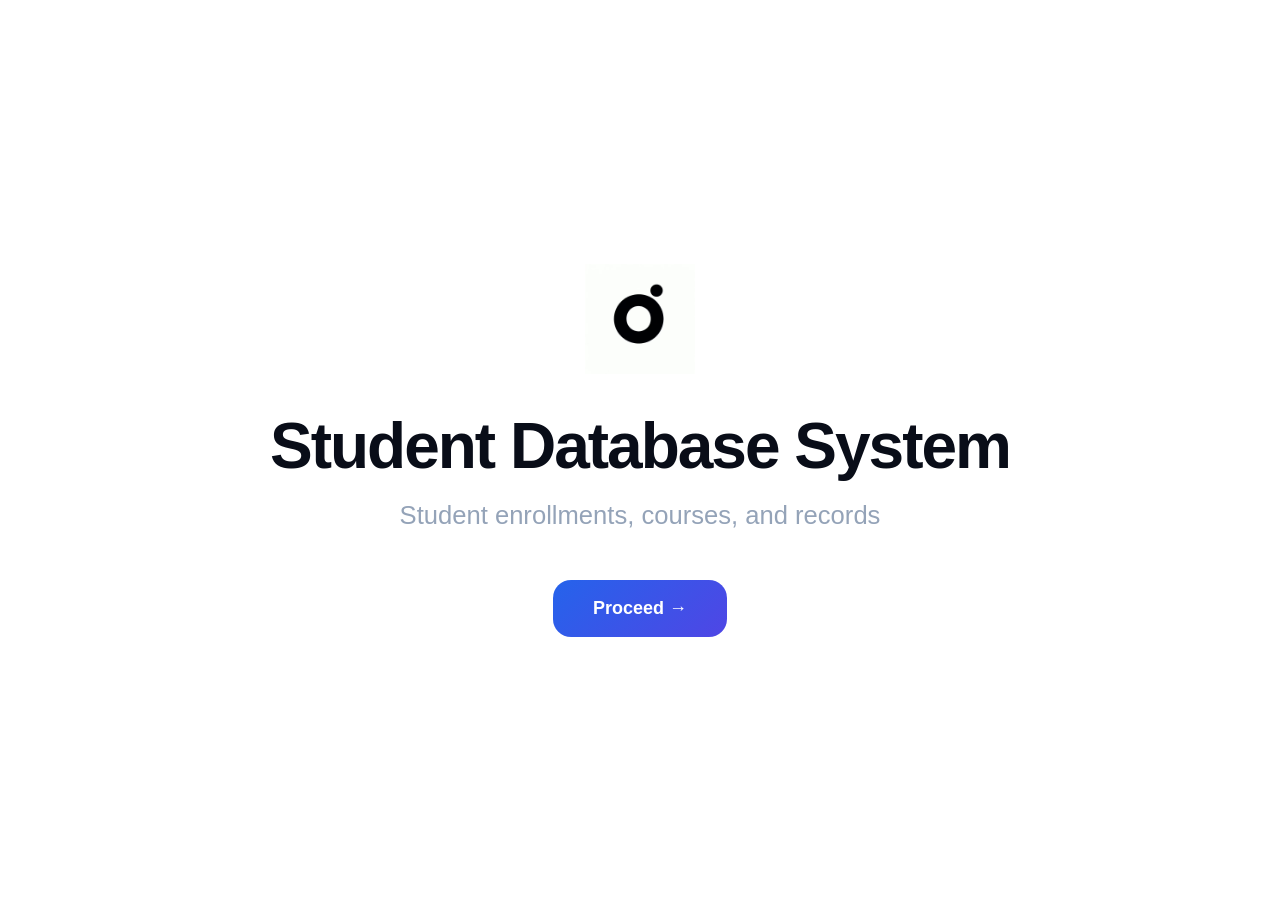
<file: docs/index.html>
<!DOCTYPE html>
<html lang="en">

<head>
<meta charset="UTF-8">
<meta name="viewport" content="width=device-width, initial-scale=1.0">

<title>Student Database System | Openroot Systems</title>

<meta name="description"
      content="Student Database Management System for managing student enrollments, courses, and records.">

<link rel="icon"
      type="image/x-icon"
      href="./static/favicon.ico">

<style>

*{
    margin:0;
    padding:0;
    box-sizing:border-box;
    font-family:Inter, Arial, sans-serif;
}

body{
    min-height:100vh;
    display:flex;
    justify-content:center;
    align-items:center;
    background:#ffffff;
    padding:20px;
}

.landing{
    width:100%;
    max-width:1200px;
    text-align:center;
    animation:fadeIn 0.9s ease;
}

.logo{
    width:110px;
    height:110px;
    margin:0 auto 35px;
    display:flex;
    justify-content:center;
    align-items:center;
}

.logo img{
    width:100%;
    height:100%;
    object-fit:contain;
    user-select:none;
    pointer-events:none;
}

h1{
    font-size:clamp(42px,5vw,76px);
    font-weight:800;
    color:#090d18;
    letter-spacing:-2px;
    margin-bottom:18px;
}

.subtitle{
    font-size:clamp(18px,2vw,28px);
    color:#94a3b8;
    margin-bottom:50px;
}

.proceed-btn{
    border:none;
    outline:none;

    padding:18px 40px;

    border-radius:18px;

    font-size:18px;
    font-weight:700;

    cursor:pointer;

    color:#fff;

    background:linear-gradient(
        135deg,
        #2563eb,
        #4f46e5
    );

    transition:
        transform .25s ease,
        box-shadow .25s ease;
}

.proceed-btn:hover{
    transform:translateX(2px);
}

.proceed-btn:active{
    transform:scale(.97);
}

@keyframes fadeIn{
    from{
        opacity:0;
        transform:translateY(40px);
    }

    to{
        opacity:1;
        transform:translateY(0);
    }
}

@media(max-width:768px){

    .logo{
        width:90px;
        height:90px;
    }

    .proceed-btn{
        width:100%;
        max-width:300px;
    }

    h1{
        letter-spacing:-1px;
    }
}

</style>
</head>

<body>

<div class="landing">

    <div class="logo">
        <img
            src="./static/logo.png"
            alt="Openroot Systems Logo">
    </div>

    <h1>
        Student Database System
    </h1>

    <div class="subtitle">
        Student enrollments, courses, and records
    </div>

    <button
        type="button"
        class="proceed-btn"
        onclick="goNext()">

        Proceed →
    </button>

</div>

<script>

function goNext() {
    window.location.href = "./dashboard.html";
}

</script>

</body>
</html>
</file>
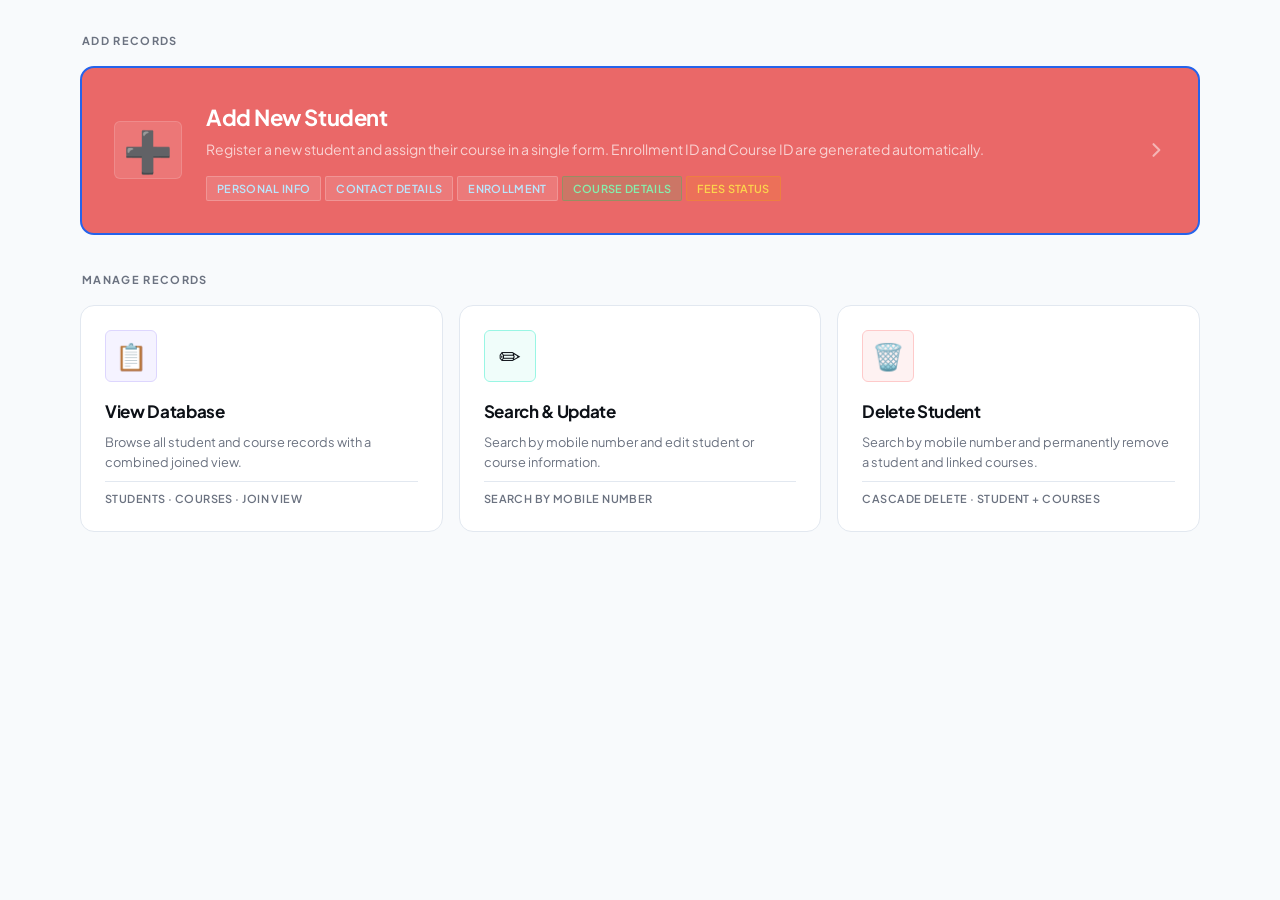
<file: frontend/index.html>
<!DOCTYPE html>
<html lang="en">
<head>
    <meta charset="UTF-8">
    <meta name="viewport" content="width=device-width, initial-scale=1.0">
    <title>Student Database System Openroot Systems</title>

    <link rel="icon" type="image/x-icon" href="./static/favicon.ico">
    <link rel="stylesheet" href="./static/global.css">
    <link rel="stylesheet" href="./static/index.css">
</head>

<body>

<!-- Main -->
<div class="container">

    <!-- Primary Action -->
    <div class="section-label">Add Records</div>

    <a href="./add_student.html" class="card-primary">
        <div class="card-primary-icon">➕</div>

        <div class="card-primary-body">
            <h2>Add New Student</h2>

            <p>
                Register a new student and assign their course
                in a single form. Enrollment ID and Course ID
                are generated automatically.
            </p>

            <div class="card-badges">
                <span class="badge badge-blue">Personal Info</span>
                <span class="badge badge-blue">Contact Details</span>
                <span class="badge badge-blue">Enrollment</span>
                <span class="badge badge-green">Course Details</span>
                <span class="badge badge-amber">Fees Status</span>
            </div>
        </div>

        <svg class="card-arrow"
             width="20"
             height="20"
             fill="none"
             viewBox="0 0 24 24"
             stroke="currentColor"
             stroke-width="2.5">
            <path stroke-linecap="round"
                  stroke-linejoin="round"
                  d="M9 5l7 7-7 7"/>
        </svg>
    </a>

    <!-- Manage Records -->
    <div class="section-label" style="margin-top:36px;">
        Manage Records
    </div>

    <div class="card-grid">

        <a href="./database.html" class="card">
            <div class="card-icon icon-purple">📋</div>

            <div class="card-body">
                <h2>View Database</h2>

                <p>
                    Browse all student and course records with
                    a combined joined view.
                </p>

                <div class="card-tag">
                    Students · Courses · JOIN view
                </div>
            </div>
        </a>

        <a href="./update_student.html" class="card">
            <div class="card-icon icon-teal">✏️</div>

            <div class="card-body">
                <h2>Search &amp; Update</h2>

                <p>
                    Search by mobile number and edit student
                    or course information.
                </p>

                <div class="card-tag">
                    Search by Mobile Number
                </div>
            </div>
        </a>

        <a href="./delete_student.html" class="card">
            <div class="card-icon icon-red">🗑️</div>

            <div class="card-body">
                <h2>Delete Student</h2>

                <p>
                    Search by mobile number and permanently
                    remove a student and linked courses.
                </p>

                <div class="card-tag">
                    CASCADE DELETE · Student + Courses
                </div>
            </div>
        </a>

    </div>

</div>

</body>
</html>
</file>
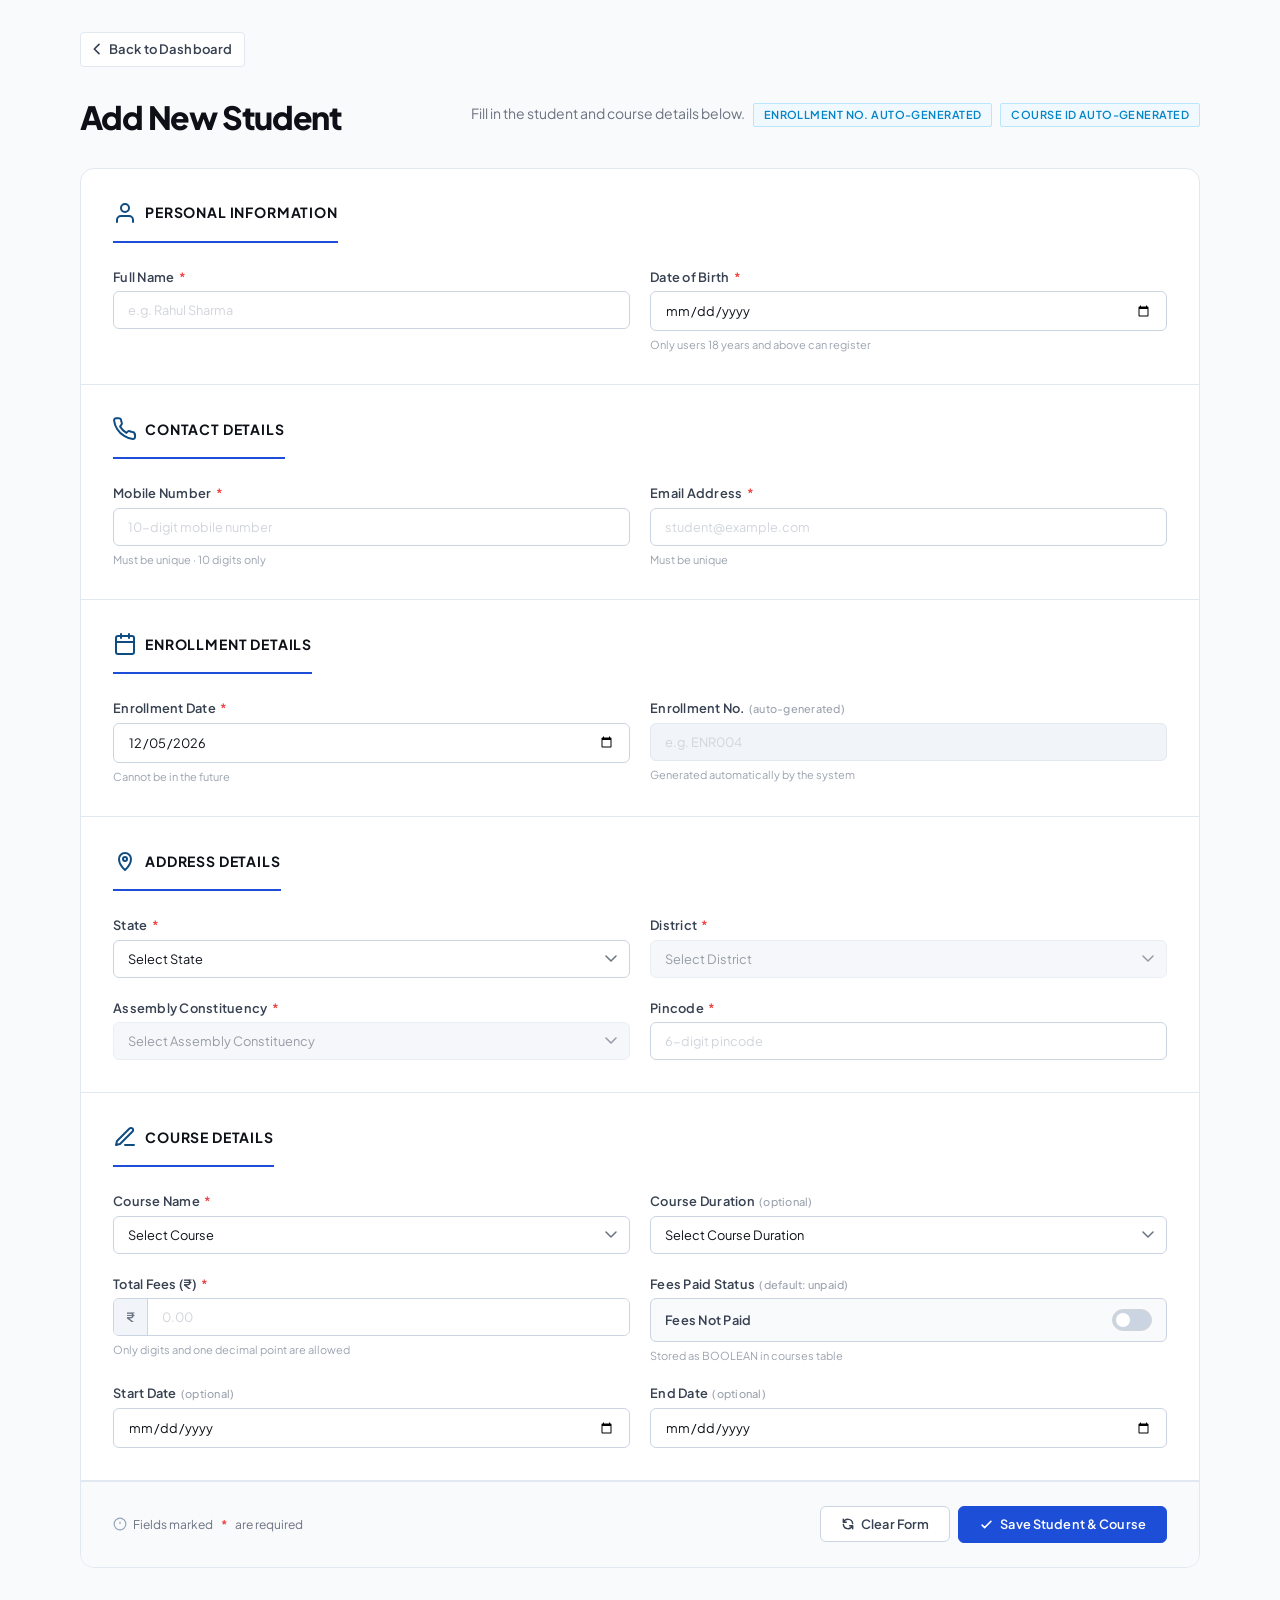
<file: docs/add_student.html>
<!DOCTYPE html>
<html lang="en">
<head>
    <meta charset="UTF-8">
    <meta name="viewport" content="width=device-width, initial-scale=1.0">
    <title>Add Student — Student DB Openroot Systems</title>
     <link rel="icon" type="image/x-icon"
          href="./static/favicon.ico">
    <link rel="stylesheet" href="./static/global.css">
    <link rel="stylesheet" href="./static/add_student.css">
</head>
<body>

<div class="container">
    <a href="./dashboard.html" class="back-btn">
        <svg width="16" height="16" fill="none" viewBox="0 0 24 24" stroke="currentColor" stroke-width="2.5">
            <path stroke-linecap="round" stroke-linejoin="round" d="M15 19l-7-7 7-7"/>
        </svg>
        Back to Dashboard
    </a>

    <div class="page-header">
        <h2>Add New Student</h2>
        <p>
            Fill in the student and course details below.
            <span class="badge-auto">Enrollment No. auto-generated</span>
            <span class="badge-auto">Course ID auto-generated</span>
        </p>
    </div>

    <div class="form-card">
        <form id="studentForm" novalidate>

            <!-- ── Personal Information ── -->
            <div class="form-section">
                <div class="section-title">
                    <span class="section-icon">
                        <svg fill="none" viewBox="0 0 24 24" stroke="#0f4c81" stroke-width="2"
                             stroke-linecap="round" stroke-linejoin="round">
                            <path d="M20 21v-2a4 4 0 0 0-4-4H8a4 4 0 0 0-4 4v2"/>
                            <circle cx="12" cy="7" r="4"/>
                        </svg>
                    </span>
                    Personal Information
                </div>

                <div class="field-grid">
                    <div class="field-group">
                        <label for="student_name">Full Name <span class="required">*</span></label>
                        <input
                            type="text"
                            id="student_name"
                            name="student_name"
                            placeholder="e.g. Rahul Sharma"
                            maxlength="60"
                            pattern="[A-Za-z ]{1,60}"
                            required
                        >
                        <span class="error-text" id="err_name">Please enter the student's full name using English letters only.</span>
                    </div>

                    <div class="field-group">
                        <label for="date_of_birth">Date of Birth <span class="required">*</span></label>
                        <input type="date" id="date_of_birth" name="date_of_birth" required>
                        <span class="helper-text">Only users 18 years and above can register</span>
                        <span class="error-text" id="err_dob">Please select a valid date of birth.</span>
                    </div>
                </div>
            </div>

            <!-- ── Contact Details ── -->
            <div class="form-section">
                <div class="section-title">
                    <span class="section-icon">
                        <svg fill="none" viewBox="0 0 24 24" stroke="#0f4c81" stroke-width="2"
                             stroke-linecap="round" stroke-linejoin="round">
                            <path d="M22 16.92v3a2 2 0 0 1-2.18 2 19.79 19.79 0 0 1-8.63-3.07
                                     A19.5 19.5 0 0 1 4.15 12 19.79 19.79 0 0 1 1.08 3.4
                                     A2 2 0 0 1 3.05 1.2h3a2 2 0 0 1 2 1.72
                                     12.84 12.84 0 0 0 .7 2.81 2 2 0 0 1-.45 2.11L7.09 9.6
                                     a16 16 0 0 0 6.31 6.31l1.27-1.27a2 2 0 0 1 2.11-.45
                                     12.84 12.84 0 0 0 2.81.7A2 2 0 0 1 21.5 17"/>
                        </svg>
                    </span>
                    Contact Details
                </div>

                <div class="field-grid">
                    <div class="field-group">
                        <label for="mobile_number">Mobile Number <span class="required">*</span></label>
                        <input
                            type="tel"
                            id="mobile_number"
                            name="mobile_number"
                            placeholder="10-digit mobile number"
                            maxlength="10"
                            inputmode="numeric"
                            pattern="[0-9]{10}"
                            required
                        >
                        <span class="helper-text">Must be unique · 10 digits only</span>
                        <span class="error-text" id="err_mobile">Enter a valid 10-digit mobile number.</span>
                    </div>

                    <div class="field-group">
                        <label for="email">Email Address <span class="required">*</span></label>
                        <input
                            type="email"
                            id="email"
                            name="email"
                            placeholder="student@example.com"
                            maxlength="100"
                            required
                        >
                        <span class="helper-text">Must be unique</span>
                        <span class="error-text" id="err_email">Please enter a valid email address.</span>
                    </div>
                </div>
            </div>

            <!-- ── Enrollment ── -->
            <div class="form-section">
                <div class="section-title">
                    <span class="section-icon">
                        <svg fill="none" viewBox="0 0 24 24" stroke="#0f4c81" stroke-width="2"
                             stroke-linecap="round" stroke-linejoin="round">
                            <rect x="3" y="4" width="18" height="18" rx="2"/>
                            <line x1="16" y1="2" x2="16" y2="6"/>
                            <line x1="8"  y1="2" x2="8"  y2="6"/>
                            <line x1="3"  y1="10" x2="21" y2="10"/>
                        </svg>
                    </span>
                    Enrollment Details
                </div>

                <div class="field-grid">
                    <div class="field-group">
                        <label for="enrollment_date">Enrollment Date <span class="required">*</span></label>
                        <input type="date" id="enrollment_date" name="enrollment_date" required>
                        <span class="helper-text">Cannot be in the future</span>
                        <span class="error-text" id="err_enroll">Please select an enrollment date.</span>
                    </div>

                    <div class="field-group">
                        <label for="enrollment_no">
                            Enrollment No. <span class="hint">(auto-generated)</span>
                        </label>
                        <input type="text" id="enrollment_no" name="enrollment_no"
                               placeholder="e.g. ENR004" readonly>
                        <span class="helper-text">Generated automatically by the system</span>
                    </div>
                </div>
            </div>

            <!-- ── Address ── -->
            <div class="form-section">
                <div class="section-title">
                    <span class="section-icon">
                        <svg fill="none" viewBox="0 0 24 24" stroke="#0f4c81" stroke-width="2"
                             stroke-linecap="round" stroke-linejoin="round">
                            <path d="M12 21s6-5.5 6-11a6 6 0 0 0-12 0c0 5.5 6 11 6 11z"/>
                            <circle cx="12" cy="10" r="2"/>
                        </svg>
                    </span>
                    Address Details
                </div>

                <div class="field-grid">
                    <div class="field-group">
                        <label for="state">State <span class="required">*</span></label>
                        <select id="state" name="state" required>
                            <option value="">Select State</option>
                        </select>
                    </div>

                    <div class="field-group">
                        <label for="district">District <span class="required">*</span></label>
                        <select id="district" name="district" required disabled>
                            <option value="">Select District</option>
                        </select>
                    </div>

                    <div class="field-group">
                        <label for="assembly_constituency">Assembly Constituency <span class="required">*</span></label>
                        <select id="assembly_constituency" name="assembly_constituency" required disabled>
                            <option value="">Select Assembly Constituency</option>
                        </select>
                    </div>

                    <div class="field-group">
                        <label for="pincode">Pincode <span class="required">*</span></label>
                        <input
                            type="text"
                            id="pincode"
                            name="pincode"
                            placeholder="6-digit pincode"
                            maxlength="6"
                            inputmode="numeric"
                            required
                        >
                        <span class="error-text" id="err_pincode">Please enter a valid 6-digit pincode.</span>
                    </div>

                    <input type="hidden" id="address" name="address">
                </div>
            </div>

            <!-- ── Course Details ── -->
            <div class="form-section">
                <div class="section-title">
                    <span class="section-icon">
                        <svg fill="none" viewBox="0 0 24 24" stroke="#0f4c81" stroke-width="2"
                             stroke-linecap="round" stroke-linejoin="round">
                            <path d="M12 20h9"/>
                            <path d="M16.5 3.5a2.121 2.121 0 0 1 3 3L7 19l-4 1 1-4 12.5-12.5z"/>
                        </svg>
                    </span>
                    Course Details
                </div>

                <div class="field-grid">
                    <div class="field-group">
                        <label for="course_name">Course Name <span class="required">*</span></label>
                        <select id="course_name" name="course_name" required>
                            <option value="">Select Course</option>
                            <option value="Prompt Engineering">Prompt Engineering</option>
                            <option value="Personal Finance & Investing">Personal Finance & Investing</option>
                        </select>
                        <span class="error-text" id="err_course_name">Please select a valid course.</span>
                    </div>

                    <div class="field-group">
                        <label for="course_duration">Course Duration <span class="hint">(optional)</span></label>
                        <select id="course_duration" name="course_duration">
                            <option value="">Select Course Duration</option>
                            <option value="1 month">1 month</option>
                            <option value="2 months">2 months</option>
                            <option value="6 months">6 months</option>
                            <option value="1 year">1 year</option>
    
                        </select>
                    </div>

                    <div class="field-group">
                        <label for="fees_structure">Total Fees (₹) <span class="required">*</span></label>
                        <div class="input-prefix-wrapper">
                            <span class="input-prefix">₹</span>
                            <input
                                type="text"
                                id="fees_structure"
                                name="fees_structure"
                                placeholder="0.00"
                                inputmode="decimal"
                                maxlength="12"
                                required
                            >
                        </div>
                        <span class="helper-text">Only digits and one decimal point are allowed</span>
                        <span class="error-text" id="err_fees">Please enter a valid fee amount.</span>
                    </div>

                    <div class="field-group">
                        <label>Fees Paid Status <span class="hint">(default: unpaid)</span></label>
                        <label class="toggle-row" id="toggleRow" for="fees_paid">
                            <span class="toggle-label-text" id="toggleLabel">Fees Not Paid</span>
                            <span class="toggle-switch">
                                <input type="checkbox" id="fees_paid" name="fees_paid">
                                <span class="toggle-track"></span>
                                <span class="toggle-thumb"></span>
                            </span>
                        </label>
                        <span class="helper-text">Stored as BOOLEAN in courses table</span>
                    </div>

                    <div class="field-group">
                        <label for="course_start_date">Start Date <span class="hint">(optional)</span></label>
                        <input type="date" id="course_start_date" name="course_start_date">
                        <span class="error-text" id="err_dates">Start date must be before end date.</span>
                    </div>

                    <div class="field-group">
                        <label for="course_end_date">End Date <span class="hint">(optional)</span></label>
                        <input type="date" id="course_end_date" name="course_end_date">
                    </div>
                </div>
            </div>

            <!-- Message Box -->
            <div id="messageBox" class="msg-box" style="margin:0 32px 16px;"></div>

            <!-- Footer -->
            <div class="form-footer">
                <p class="footer-note">
                    <svg width="14" height="14" fill="none" viewBox="0 0 24 24" stroke="#94a3b8" stroke-width="2">
                        <circle cx="12" cy="12" r="10"/>
                        <line x1="12" y1="8"  x2="12"   y2="12"/>
                        <line x1="12" y1="16" x2="12.01" y2="16"/>
                    </svg>
                    Fields marked <span style="color:#ef4444;font-weight:700;margin:0 2px;">*</span> are required
                </p>
                <div class="btn-group">
                    <button type="button" class="btn btn-secondary" onclick="resetForm()">
                        <svg width="14" height="14" fill="none" viewBox="0 0 24 24" stroke="currentColor" stroke-width="2.5">
                            <path stroke-linecap="round" stroke-linejoin="round"
                                  d="M4 4v5h.582m15.356 2A8.001 8.001 0 004.582 9m0 0H9
                                     m11 11v-5h-.581m0 0a8.003 8.003 0 01-15.357-2m15.357 2H15"/>
                        </svg>
                        Clear Form
                    </button>
                    <button type="submit" class="btn btn-primary">
                        <svg width="15" height="15" fill="none" viewBox="0 0 24 24" stroke="currentColor" stroke-width="2.5">
                            <path stroke-linecap="round" stroke-linejoin="round" d="M5 13l4 4L19 7"/>
                        </svg>
                        Save Student &amp; Course
                    </button>
                </div>
            </div>

        </form>
    </div>

</div>

<script src="./static/script.js"></script>
</body>
</html>
</file>
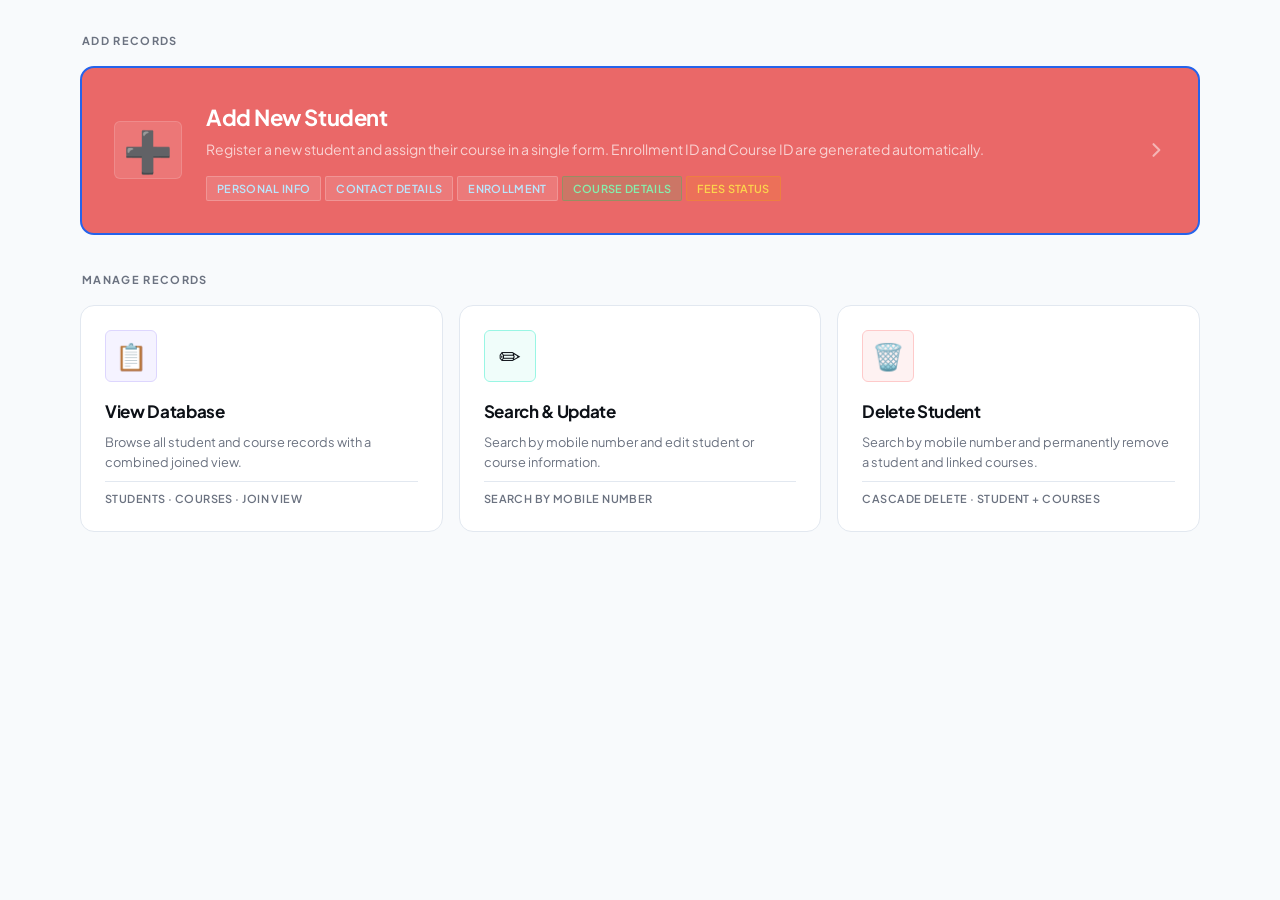
<file: docs/dashboard.html>
<!DOCTYPE html>
<html lang="en">

<head>
    <meta charset="UTF-8">
    <meta name="viewport" content="width=device-width, initial-scale=1.0">

    <title>Dashboard | Student Database System</title>

    <meta
        name="description"
        content="Dashboard for managing student records, courses, updates, deletions, and database operations.">

    <link rel="icon" type="image/x-icon" href="./static/favicon.ico">

    <link rel="stylesheet" href="./static/global.css">
    <link rel="stylesheet" href="./static/index.css">
</head>

<body>

<div class="container">

    <div class="section-label">
        Add Records
    </div>

    <a href="./add_student.html" class="card-primary">

        <div class="card-primary-icon">
            ➕
        </div>

        <div class="card-primary-body">

            <h2>
                Add New Student
            </h2>

            <p>
                Register a new student and assign their course
                in a single form. Enrollment ID and Course ID
                are generated automatically.
            </p>

            <div class="card-badges">

                <span class="badge badge-blue">
                    Personal Info
                </span>

                <span class="badge badge-blue">
                    Contact Details
                </span>

                <span class="badge badge-blue">
                    Enrollment
                </span>

                <span class="badge badge-green">
                    Course Details
                </span>

                <span class="badge badge-amber">
                    Fees Status
                </span>

            </div>

        </div>

        <svg
            class="card-arrow"
            width="20"
            height="20"
            fill="none"
            viewBox="0 0 24 24"
            stroke="currentColor"
            stroke-width="2.5">

            <path
                stroke-linecap="round"
                stroke-linejoin="round"
                d="M9 5l7 7-7 7" />

        </svg>

    </a>

    <!-- Manage Records -->

    <div
        class="section-label"
        style="margin-top:36px;">

        Manage Records

    </div>

    <div class="card-grid">

        <!-- Database -->

        <a href="./database.html" class="card">

            <div class="card-icon icon-purple">
                📋
            </div>

            <div class="card-body">

                <h2>
                    View Database
                </h2>

                <p>
                    Browse all student and course records with
                    a combined joined view.
                </p>

                <div class="card-tag">
                    Students · Courses · JOIN View
                </div>

            </div>

        </a>

        <!-- Update -->

        <a href="./update_student.html" class="card">

            <div class="card-icon icon-teal">
                ✏️
            </div>

            <div class="card-body">

                <h2>
                    Search &amp; Update
                </h2>

                <p>
                    Search by mobile number and edit student
                    or course information.
                </p>

                <div class="card-tag">
                    Search by Mobile Number
                </div>

            </div>

        </a>

        <!-- Delete -->

        <a href="./delete_student.html" class="card">

            <div class="card-icon icon-red">
                🗑️
            </div>

            <div class="card-body">

                <h2>
                    Delete Student
                </h2>

                <p>
                    Search by mobile number and permanently
                    remove a student and linked courses.
                </p>

                <div class="card-tag">
                    CASCADE DELETE · Student + Courses
                </div>

            </div>

        </a>

    </div>

</div>

</body>
</html>
</file>
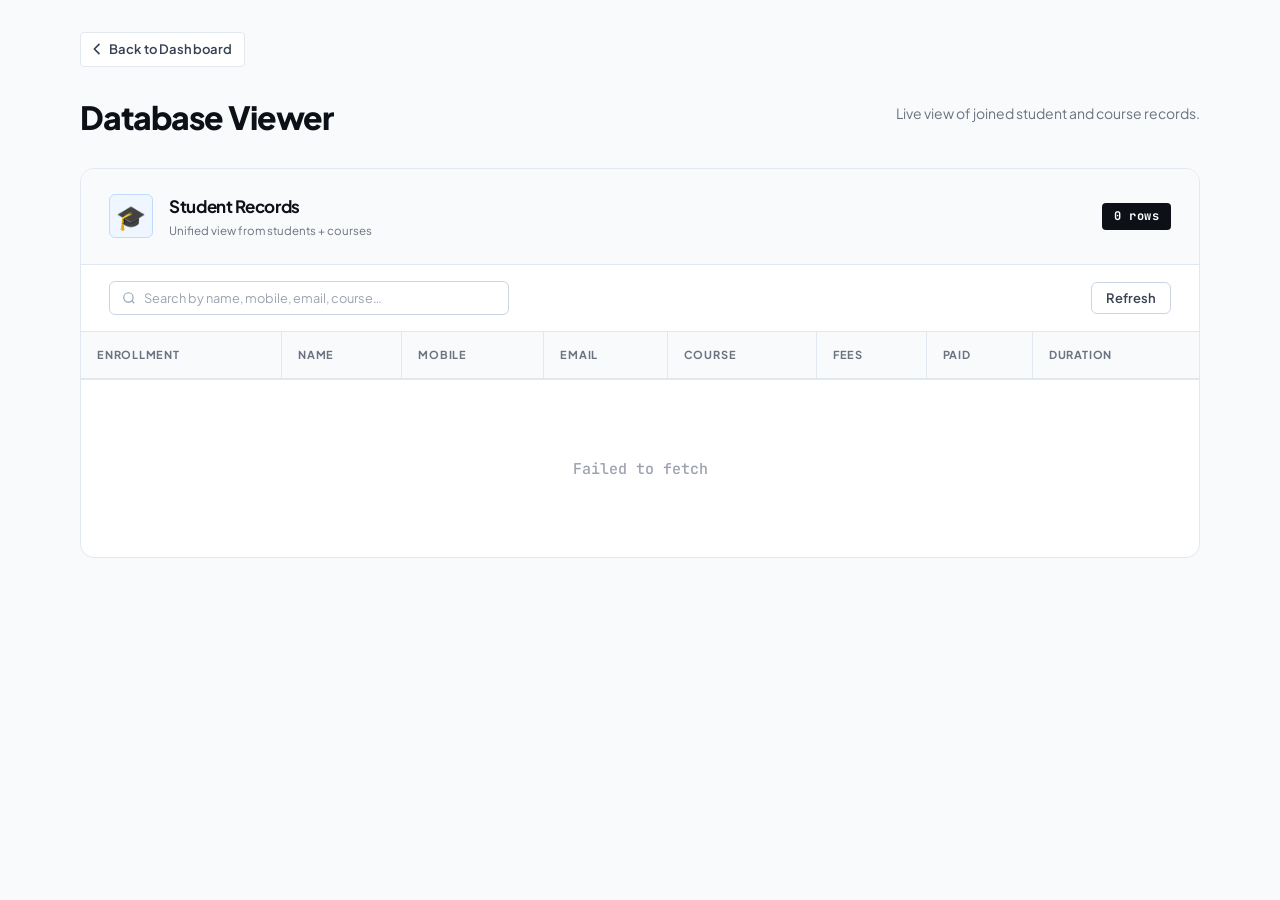
<file: docs/database.html>
<!DOCTYPE html>
<html lang="en">

<head>
    <meta charset="UTF-8">
    <meta name="viewport" content="width=device-width, initial-scale=1.0">

    <title>Database Viewer | Student Database System</title>

    <meta
        name="description"
        content="View and search student and course records from the Student Database System.">

    <link rel="icon" type="image/x-icon" href="./static/favicon.ico">

    <link rel="stylesheet" href="./static/global.css">
    <link rel="stylesheet" href="./static/database.css">
</head>

<body>

<div class="container">

    <!-- Back Button -->

    <a href="./dashboard.html" class="back-btn">

        <svg
            width="16"
            height="16"
            fill="none"
            viewBox="0 0 24 24"
            stroke="currentColor"
            stroke-width="2.5">

            <path
                stroke-linecap="round"
                stroke-linejoin="round"
                d="M15 19l-7-7 7-7" />

        </svg>

        Back to Dashboard

    </a>

    <!-- Page Header -->

    <div class="page-header">

        <h2 class="page-title">
            Database Viewer
        </h2>

        <p class="page-subtitle">
            Live view of joined student and course records.
        </p>

    </div>

    <!-- Table Card -->

    <div class="table-card">

        <div class="table-header">

            <div class="table-header-left">

                <div class="table-header-icon icon-blue">
                    🎓
                </div>

                <div>

                    <h2>
                        Student Records
                    </h2>

                    <p>
                        Unified view from students + courses
                    </p>

                </div>

            </div>

            <span
                class="row-count"
                id="recordCount">

                0 rows

            </span>

        </div>

        <!-- Toolbar -->

        <div class="table-toolbar">

            <div class="search-input-wrap">

                <svg
                    width="14"
                    height="14"
                    fill="none"
                    viewBox="0 0 24 24"
                    stroke="#94a3b8"
                    stroke-width="2">

                    <circle
                        cx="11"
                        cy="11"
                        r="8">
                    </circle>

                    <path d="M21 21l-4.35-4.35"></path>

                </svg>

                <input
                    type="text"
                    id="recordSearch"
                    autocomplete="off"
                    placeholder="Search by name, mobile, email, course…">

            </div>

            <button
                type="button"
                id="refreshDatabaseBtn"
                aria-label="Refresh Database Records">

                Refresh

            </button>

        </div>

        <!-- Table -->

        <div class="table-scroll">

            <table>

                <thead>

                    <tr>
                        <th>Enrollment</th>
                        <th>Name</th>
                        <th>Mobile</th>
                        <th>Email</th>
                        <th>Course</th>
                        <th>Fees</th>
                        <th>Paid</th>
                        <th>Duration</th>
                    </tr>

                </thead>

                <tbody id="databaseTableBody">

                    <tr>

                        <td
                            colspan="8"
                            class="empty-state">

                            <p>
                                Loading database records...
                            </p>

                        </td>

                    </tr>

                </tbody>

            </table>

        </div>

    </div>

</div>

<script src="./static/script.js"></script>

</body>
</html>
</file>
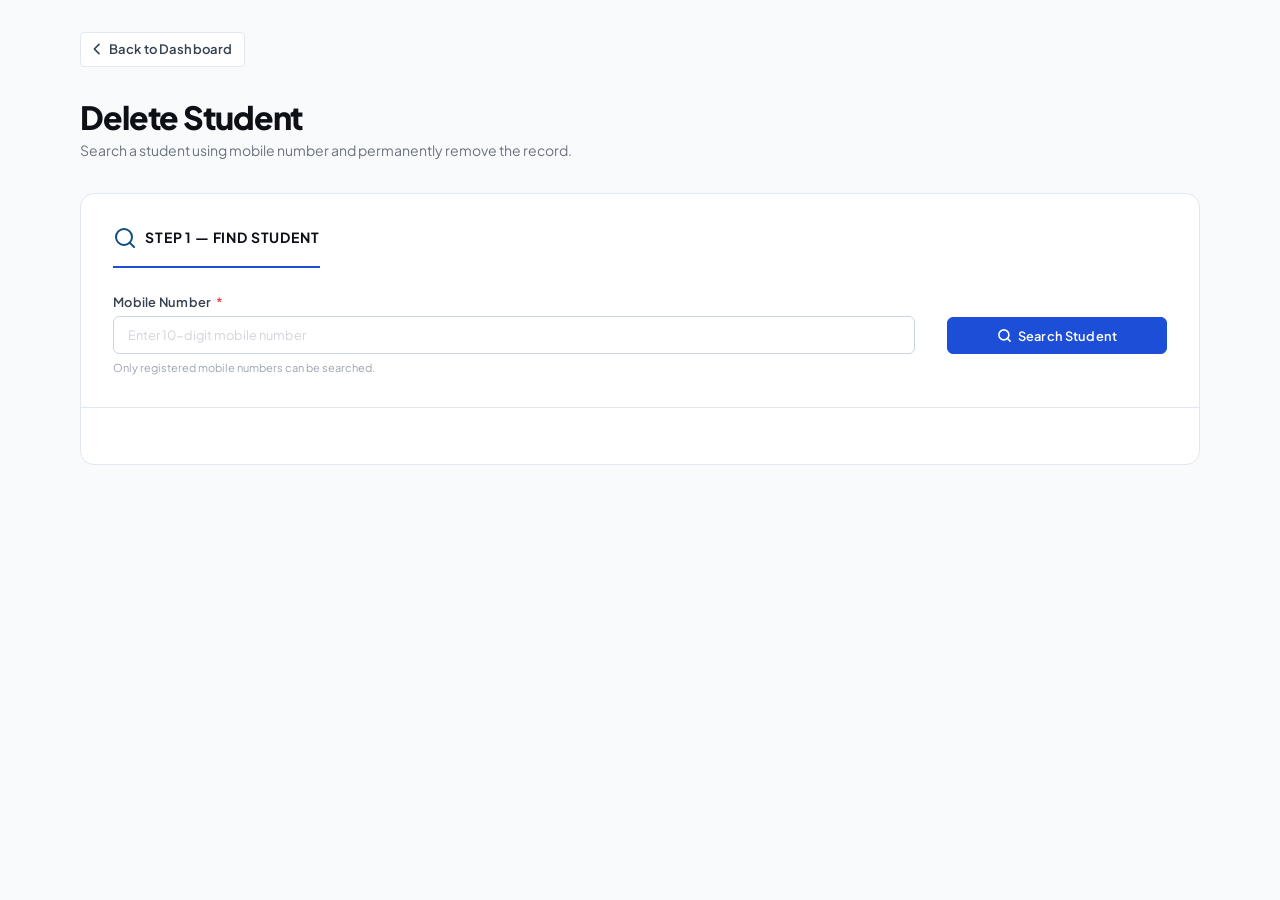
<file: docs/delete_student.html>
<!DOCTYPE html>
<html lang="en">
<head>
    <meta charset="UTF-8" />
    <meta name="viewport" content="width=device-width, initial-scale=1.0" />

    <title>Delete Student | Student Database System</title>
    <link rel="icon" type="image/x-icon" href="./static/favicon.ico">
    <link rel="stylesheet" href="./static/global.css">
    <link rel="stylesheet" href="./static/delete_student.css" />
</head>

<body>

<div class="container">

    <a href="./dashboard.html" class="back-btn">
        <svg width="16" height="16" fill="none" viewBox="0 0 24 24" stroke="currentColor" stroke-width="2.5">
            <path stroke-linecap="round" stroke-linejoin="round" d="M15 19l-7-7 7-7"/>
        </svg>
        Back to Dashboard
    </a>

    <div class="page-header">
        <div>
            <h1>Delete Student</h1>
            <p>
                Search a student using mobile number and permanently remove the record.
            </p>
        </div>
    </div>

    <div class="form-card">
        <div class="form-section">
            <div class="section-title">
                <span class="section-icon">
                    <svg fill="none" viewBox="0 0 24 24" stroke="#0f4c81" stroke-width="2"
                         stroke-linecap="round" stroke-linejoin="round">
                        <circle cx="11" cy="11" r="8"></circle>
                        <path d="M21 21l-4.35-4.35"></path>
                    </svg>
                </span>
                Step 1 — Find Student
            </div>

            <form id="deleteStudentForm" class="form-find" novalidate>
                <div class="field-grid">
                    <div class="field-group">
                        <label for="delete_mobile_number">
                            Mobile Number <span class="required">*</span>
                        </label>
                        <input
                            type="tel"
                            id="delete_mobile_number"
                            placeholder="Enter 10-digit mobile number"
                            maxlength="10"
                            inputmode="numeric"
                            required
                        />
                        <span class="helper-text">Only registered mobile numbers can be searched.</span>
                        <span class="error-text" id="err_delete_mobile">Enter a valid 10-digit mobile number.</span>
                    </div>

                    <div class="field-group" id="deleteSearchButtonGroup">
                        <label style="visibility:hidden;">Search</label>
                        <button type="submit" class="btn btn-primary">
                            <svg width="15" height="15" fill="none" viewBox="0 0 24 24" stroke="currentColor" stroke-width="2.5">
                                <circle cx="11" cy="11" r="8"/>
                                <path stroke-linecap="round" d="M21 21l-4.35-4.35"/>
                            </svg>
                            Search Student
                        </button>
                    </div>
                </div>
            </form>
        </div>

        <div style="padding:0 32px 20px;">
            <div class="msg-box" id="deleteMessageBox"></div>
        </div>
    </div>

    <div id="studentPreview" style="display:none;">

        <div class="section-divider">
            <span>🗑️ &nbsp;Step 2 — Review Details</span>
        </div>

        <div class="found-banner" id="foundBanner" style="display:none;">
            <svg width="18" height="18" fill="none" viewBox="0 0 24 24" stroke="#22c55e" stroke-width="2.5">
                <path stroke-linecap="round" stroke-linejoin="round" d="M5 13l4 4L19 7"/>
            </svg>
            <span>Student found: <strong id="foundName"></strong> — review the details below before deleting.</span>
        </div>

        <div class="glass-card danger-card">

            <div class="preview-header">
                <div class="avatar-circle">👤</div>
                <div>
                    <h2 id="del_student_name">—</h2>
                    <p>
                        Enrollment No:
                        <strong id="del_enrollment_no">—</strong>
                    </p>
                </div>
            </div>

            <div class="preview-grid">
                <div class="preview-item">
                    <span class="preview-label">Date of Birth</span>
                    <span class="preview-value" id="del_date_of_birth">—</span>
                </div>

                <div class="preview-item">
                    <span class="preview-label">Mobile Number</span>
                    <span class="preview-value" id="del_mobile_number">—</span>
                </div>

                <div class="preview-item">
                    <span class="preview-label">Email Address</span>
                    <span class="preview-value" id="del_email">—</span>
                </div>

                <div class="preview-item full-width">
                    <span class="preview-label">Address</span>
                    <span class="preview-value" id="del_address">—</span>
                </div>

                <div class="preview-item">
                    <span class="preview-label">Enrollment Date</span>
                    <span class="preview-value" id="del_enrollment_date">—</span>
                </div>

                <div class="preview-item">
                    <span class="preview-label">Course Name</span>
                    <span class="preview-value" id="del_course_name">—</span>
                </div>

                <div class="preview-item">
                    <span class="preview-label">Course Duration</span>
                    <span class="preview-value" id="del_course_duration">—</span>
                </div>

                <div class="preview-item">
                    <span class="preview-label">Fees Structure</span>
                    <span class="preview-value" id="del_fees_structure">—</span>
                </div>

                <div class="preview-item">
                    <span class="preview-label">Fees Status</span>
                    <span class="preview-value" id="del_fees_paid">—</span>
                </div>
            </div>

            <div class="danger-warning">
                ⚠️ This action cannot be undone.
            </div>

            <div class="action-row">
                <button type="button" class="btn btn-secondary" onclick="cancelDelete()">
                    Cancel
                </button>

                <button type="button" id="confirmDeleteBtn" class="btn btn-danger">
                    Permanently Delete
                </button>
            </div>
        </div>
    </div>

</div>

<script src="./static/script.js"></script>

<script>
document
    .getElementById('deleteStudentForm')
    .addEventListener(
        'submit',
        async function (event) {
            event.preventDefault();

            const mobile =
                document
                    .getElementById('delete_mobile_number')
                    .value
                    .trim();

            if (!/^[0-9]{10}$/.test(mobile)) {
                showMsg(
                    'deleteMessageBox',
                    'warning',
                    'Please enter a valid 10-digit mobile number.'
                );
                return;
            }

            showMsg(
                'deleteMessageBox',
                'loading',
                'Searching student record...'
            );

            try {
                await searchStudent(
                    mobile,
                    populatePreview
                );
            } catch (error) {
                console.error(error);
                showMsg(
                    'deleteMessageBox',
                    'error',
                    error.message || 'Unable to search student.'
                );
            }
        }
    );

// ============================================================
// PREVIEW
// ============================================================

function populatePreview(data) {
    const preview = document.getElementById('studentPreview');
    const banner = document.getElementById('foundBanner');
    const foundName = document.getElementById('foundName');

    if (!data) {
        showMsg(
            'deleteMessageBox',
            'warning',
            'No student found with this mobile number.'
        );
        preview.style.display = 'none';
        banner.style.display = 'none';
        return;
    }

    preview.style.display = 'block';
    banner.style.display = 'flex';
    foundName.textContent = data.student_name || '—';

    document.getElementById('del_student_name').textContent =
        data.student_name || '—';

    document.getElementById('del_enrollment_no').textContent =
        data.enrollment_no || '—';

    document.getElementById('del_date_of_birth').textContent =
        data.date_of_birth || '—';

    document.getElementById('del_mobile_number').textContent =
        data.mobile_number || '—';

    document.getElementById('del_email').textContent =
        data.email || '—';

    document.getElementById('del_address').textContent =
        data.address || '—';

    document.getElementById('del_enrollment_date').textContent =
        data.enrollment_date || '—';

    if (data.course) {
        document.getElementById('del_course_name').textContent =
            data.course.course_name || '—';

        document.getElementById('del_course_duration').textContent =
            data.course.course_duration || '—';

        document.getElementById('del_fees_structure').textContent =
            data.course.fees_structure || '—';

        document.getElementById('del_fees_paid').innerHTML =
            data.course.fees_paid
                ? '<span class="paid-badge">Paid</span>'
                : '<span class="unpaid-badge">Unpaid</span>';
    }

    document.getElementById('confirmDeleteBtn').onclick = function () {
        deleteStudent(
            data.mobile_number,
            data.student_name
        );
    };

    hideMsg('deleteMessageBox');
}

// ============================================================
// CANCEL DELETE
// ============================================================

function cancelDelete() {

    document.getElementById('studentPreview').style.display = 'none';

    document.getElementById('foundBanner').style.display = 'none';

    document.getElementById('delete_mobile_number').value = '';

    document.getElementById('del_student_name').textContent = '—';
    document.getElementById('del_enrollment_no').textContent = '—';
    document.getElementById('del_date_of_birth').textContent = '—';
    document.getElementById('del_mobile_number').textContent = '—';
    document.getElementById('del_email').textContent = '—';
    document.getElementById('del_address').textContent = '—';
    document.getElementById('del_enrollment_date').textContent = '—';
    document.getElementById('del_course_name').textContent = '—';
    document.getElementById('del_course_duration').textContent = '—';
    document.getElementById('del_fees_structure').textContent = '—';
    document.getElementById('del_fees_paid').textContent = '—';

    hideMsg('deleteMessageBox');
}
</script>
</body>
</html>
</file>
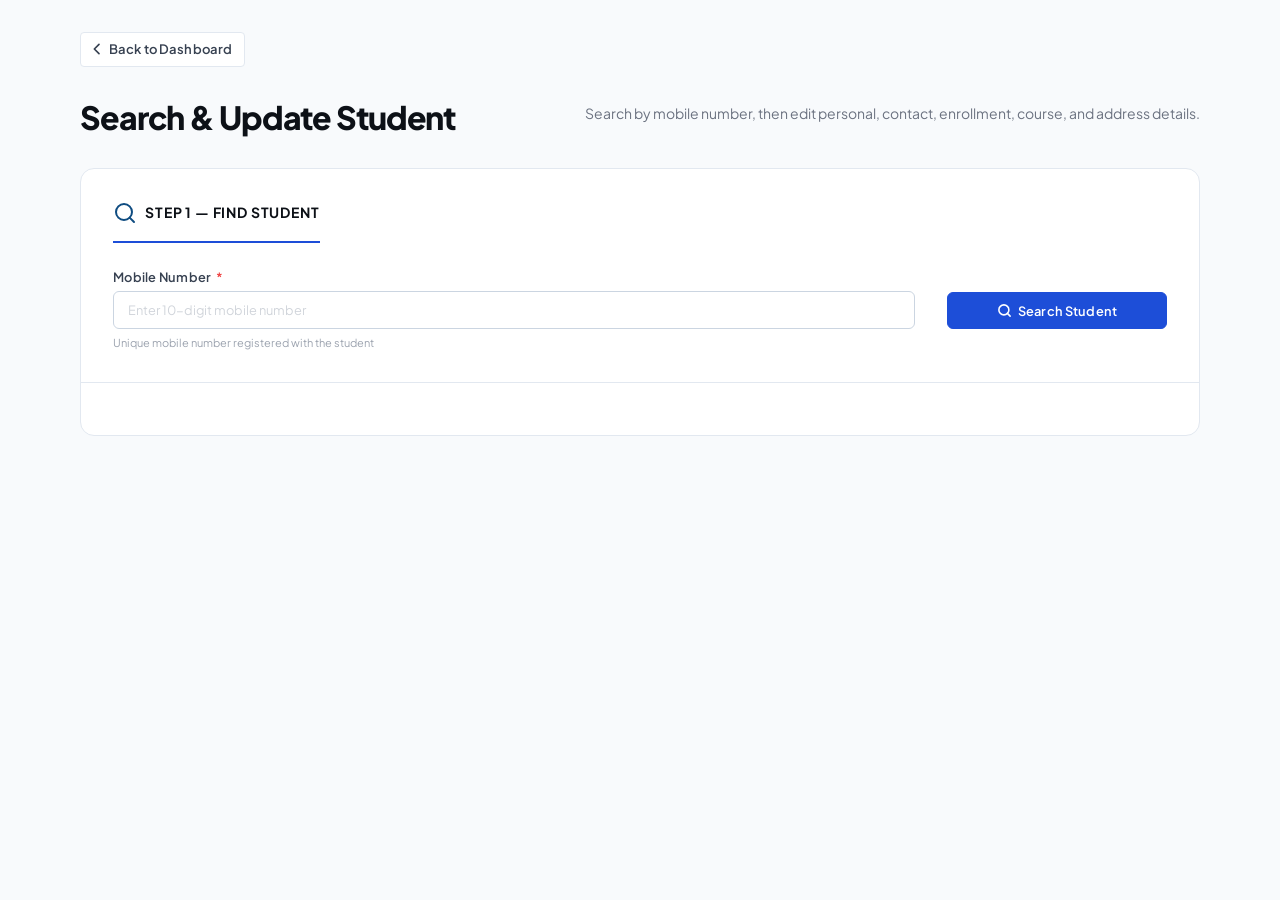
<file: docs/update_student.html>
<!DOCTYPE html>
<html lang="en">
<head>
    <meta charset="UTF-8">
    <meta name="viewport" content="width=device-width, initial-scale=1.0">
    <title>Search &amp; Update Student — Student DB</title>
     <link rel="icon" type="image/x-icon"
          href="./static/favicon.ico">
    <link rel="stylesheet" href="./static/global.css">
    <link rel="stylesheet" href="./static/update_student.css">
</head>
<body>

<div class="container">

    <a href="./dashboard.html" class="back-btn">
        <svg width="16" height="16" fill="none" viewBox="0 0 24 24" stroke="currentColor" stroke-width="2.5">
            <path stroke-linecap="round" stroke-linejoin="round" d="M15 19l-7-7 7-7"/>
        </svg>
        Back to Dashboard
    </a>

    <div class="page-header">
        <h2>Search &amp; Update Student</h2>
        <p>Search by mobile number, then edit personal, contact, enrollment, course, and address details.</p>
    </div>

    <!-- Search -->
    <div class="form-card">
        <div class="form-section">
            <div class="section-title">
                <span class="section-icon">
                    <svg fill="none" viewBox="0 0 24 24" stroke="#0f4c81" stroke-width="2"
                         stroke-linecap="round" stroke-linejoin="round">
                        <circle cx="11" cy="11" r="8"/>
                        <path d="M21 21l-4.35-4.35"/>
                    </svg>
                </span>
                Step 1 — Find Student
            </div>

            <form id="searchStudentForm" class="form-find" novalidate>
                <div class="field-grid">
                    <div class="field-group">
                        <label for="search_mobile_number">
                            Mobile Number <span class="required">*</span>
                        </label>
                        <input
                            type="tel"
                            id="search_mobile_number"
                            placeholder="Enter 10-digit mobile number"
                            maxlength="10"
                            inputmode="numeric"
                            pattern="[0-9]{10}"
                            required
                        >
                        <span class="helper-text">Unique mobile number registered with the student</span>
                        <span class="error-text" id="err_search_mobile">Enter a valid 10-digit mobile number.</span>
                    </div>
                    <div class="field-group">
                        <label style="visibility:hidden;">Search</label>
                        <button type="submit" class="btn btn-primary">
                            <svg width="15" height="15" fill="none" viewBox="0 0 24 24" stroke="currentColor" stroke-width="2.5">
                                <circle cx="11" cy="11" r="8"/>
                                <path stroke-linecap="round" d="M21 21l-4.35-4.35"/>
                            </svg>
                            Search Student
                        </button>
                    </div>
                </div>
            </form>
        </div>

        <div style="padding:0 32px 20px;">
            <div class="msg-box" id="searchMessageBox"></div>
        </div>
    </div>

    <!-- Edit -->
    <div id="updateContainer">
        <div class="section-divider">
            <span>✏️ &nbsp;Step 2 — Edit Details</span>
        </div>

        <div class="found-banner" id="foundBanner">
            <svg width="18" height="18" fill="none" viewBox="0 0 24 24" stroke="#22c55e" stroke-width="2.5">
                <path stroke-linecap="round" stroke-linejoin="round" d="M5 13l4 4L19 7"/>
            </svg>
            <span>Student found: <strong id="foundName"></strong> — update the fields below and save.</span>
        </div>

        <div class="form-card">
            <form id="updateStudentForm" novalidate>

                <!-- Personal -->
                <div class="form-section">
                    <div class="section-title">
                        <span class="section-icon">
                            <svg fill="none" viewBox="0 0 24 24" stroke="#0f4c81" stroke-width="2"
                                 stroke-linecap="round" stroke-linejoin="round">
                                <path d="M20 21v-2a4 4 0 0 0-4-4H8a4 4 0 0 0-4 4v2"/>
                                <circle cx="12" cy="7" r="4"/>
                            </svg>
                        </span>
                        Personal Information
                    </div>

                    <div class="field-grid">
                        <div class="field-group">
                            <label for="update_enrollment_no">
                                Enrollment No. <span class="hint">(read-only)</span>
                            </label>
                            <input type="text" id="update_enrollment_no" readonly>
                        </div>

                        <div class="field-group">
                            <label for="update_student_name">Full Name <span class="required">*</span></label>
                            <input type="text" id="update_student_name" maxlength="60" required>
                            <span class="error-text" id="err_upd_name">Please enter the student's name.</span>
                        </div>

                        <div class="field-group">
                            <label for="update_date_of_birth">Date of Birth <span class="required">*</span></label>
                            <input type="date" id="update_date_of_birth" required>
                            <span class="error-text" id="err_upd_dob">Please select a valid date of birth.</span>
                        </div>

                        <div class="field-group">
                            <label for="update_address">Address <span class="hint">(combined)</span></label>
                            <input type="text" id="update_address" placeholder="Auto-built from address dropdowns" readonly>
                            <span class="helper-text">Stored as one combined address in the database</span>
                        </div>
                    </div>
                </div>

                <!-- Contact -->
                <div class="form-section">
                    <div class="section-title">
                        <span class="section-icon">
                            <svg fill="none" viewBox="0 0 24 24" stroke="#0f4c81" stroke-width="2"
                                 stroke-linecap="round" stroke-linejoin="round">
                                <path d="M22 16.92v3a2 2 0 0 1-2.18 2 19.79 19.79 0 0 1-8.63-3.07
                                         A19.5 19.5 0 0 1 4.15 12 19.79 19.79 0 0 1 1.08 3.4
                                         A2 2 0 0 1 3.05 1.2h3a2 2 0 0 1 2 1.72
                                         12.84 12.84 0 0 0 .7 2.81 2 2 0 0 1-.45 2.11L7.09 9.6
                                         a16 16 0 0 0 6.31 6.31l1.27-1.27a2 2 0 0 1 2.11-.45
                                         12.84 12.84 0 0 0 2.81.7A2 2 0 0 1 21.5 17"/>
                            </svg>
                        </span>
                        Contact Details
                    </div>

                    <div class="field-grid">
                        <div class="field-group">
                            <label for="update_mobile_number">Mobile Number <span class="required">*</span></label>
                            <input type="tel" id="update_mobile_number" maxlength="10" inputmode="numeric" pattern="[0-9]{10}" required>
                            <span class="helper-text">Must be unique · 10 digits</span>
                            <span class="error-text" id="err_upd_mobile">Enter a valid 10-digit number.</span>
                        </div>

                        <div class="field-group">
                            <label for="update_email">Email Address <span class="required">*</span></label>
                            <input type="email" id="update_email" placeholder="student@example.com" required>
                            <span class="helper-text">Must be unique</span>
                            <span class="error-text" id="err_upd_email">Enter a valid email address.</span>
                        </div>
                    </div>
                </div>

                <!-- Enrollment -->
                <div class="form-section">
                    <div class="section-title">
                        <span class="section-icon">
                            <svg fill="none" viewBox="0 0 24 24" stroke="#0f4c81" stroke-width="2"
                                 stroke-linecap="round" stroke-linejoin="round">
                                <rect x="3" y="4" width="18" height="18" rx="2"/>
                                <line x1="16" y1="2" x2="16" y2="6"/>
                                <line x1="8"  y1="2" x2="8"  y2="6"/>
                                <line x1="3"  y1="10" x2="21" y2="10"/>
                            </svg>
                        </span>
                        Enrollment Details
                    </div>

                    <div class="field-grid">
                        <div class="field-group">
                            <label for="update_enrollment_date">Enrollment Date <span class="required">*</span></label>
                            <input type="date" id="update_enrollment_date" required>
                            <span class="error-text" id="err_upd_enroll">Please select an enrollment date.</span>
                        </div>
                    </div>
                </div>

                <!-- Address -->
                <div class="form-section">
                    <div class="section-title">
                        <span class="section-icon">
                            <svg fill="none" viewBox="0 0 24 24" stroke="#0f4c81" stroke-width="2"
                                 stroke-linecap="round" stroke-linejoin="round">
                                <path d="M12 21s6-5.5 6-11a6 6 0 0 0-12 0c0 5.5 6 11 6 11z"/>
                                <circle cx="12" cy="10" r="2"/>
                            </svg>
                        </span>
                        Address Details
                    </div>

                    <div class="field-grid">
                        <div class="field-group">
                            <label for="update_state">State <span class="required">*</span></label>
                            <select id="update_state" required>
                                <option value="">Select State</option>
                            </select>
                        </div>

                        <div class="field-group">
                            <label for="update_district">District <span class="required">*</span></label>
                            <select id="update_district" required disabled>
                                <option value="">Select District</option>
                            </select>
                        </div>

                        <div class="field-group">
                            <label for="update_assembly_constituency">Assembly Constituency <span class="required">*</span></label>
                            <select id="update_assembly_constituency" required disabled>
                                <option value="">Select Assembly Constituency</option>
                            </select>
                        </div>

                        <div class="field-group">
                            <label for="update_pincode">Pincode <span class="required">*</span></label>
                            <input
                                type="text"
                                id="update_pincode"
                                placeholder="6-digit pincode"
                                maxlength="6"
                                inputmode="numeric"
                                required
                            >
                            <span class="error-text" id="err_upd_pincode">Please enter a valid 6-digit pincode.</span>
                        </div>

                        <input type="hidden" id="update_hidden_address">
                    </div>
                </div>

                <!-- Course -->
                <div class="form-section">
                    <div class="section-title">
                        <span class="section-icon">
                            <svg fill="none" viewBox="0 0 24 24" stroke="#0f4c81" stroke-width="2"
                                 stroke-linecap="round" stroke-linejoin="round">
                                <path d="M12 20h9"/>
                                <path d="M16.5 3.5a2.121 2.121 0 0 1 3 3L7 19l-4 1 1-4 12.5-12.5z"/>
                            </svg>
                        </span>
                        Course Details
                    </div>

                    <div class="field-grid">
                        <div class="field-group">
                            <label for="update_course_id">Course ID <span class="hint">(read-only)</span></label>
                            <input type="text" id="update_course_id" readonly>
                        </div>

                        <div class="field-group">
                            <label for="update_course_name">Course Name <span class="required">*</span></label>
                            <select id="update_course_name" required>
                                <option value="">Select Course</option>
                                <option value="Prompt Engineering">Prompt Engineering</option>
                                <option value="Personal Finance & Investing">Personal Finance & Investing</option>
                            </select>
                            <span class="error-text" id="err_upd_course">Please select a valid course.</span>
                        </div>

                        <div class="field-group">
                            <label for="update_fees_structure">Total Fees (₹) <span class="required">*</span></label>
                            <div class="input-prefix-wrapper">
                                <span class="input-prefix">₹</span>
                                <input
                                    type="text"
                                    id="update_fees_structure"
                                    placeholder="0.00"
                                    inputmode="decimal"
                                    maxlength="12"
                                    required
                                >
                            </div>
                            <span class="error-text" id="err_upd_fees">Enter a valid fee amount.</span>
                        </div>

                        <div class="field-group">
                            <label for="update_course_duration">Course Duration <span class="hint">(optional)</span></label>
                            <select id="update_course_duration">
                                <option value="">Select Course Duration</option>
                                <option value="1 month">1 month</option>
                                <option value="2 months">2 months</option>
                                <option value="6 months">6 months</option>
                                <option value="1 year">1 year</option>
                            </select>
                        </div>

                        <div class="field-group">
                            <label for="update_course_start_date">Start Date <span class="hint">(optional)</span></label>
                            <input type="date" id="update_course_start_date">
                            <span class="error-text" id="err_upd_dates">Start date must be before end date.</span>
                        </div>

                        <div class="field-group">
                            <label for="update_course_end_date">End Date <span class="hint">(optional)</span></label>
                            <input type="date" id="update_course_end_date">
                        </div>

                        <div class="field-group field-full">
                            <label>Fees Paid Status</label>
                            <label class="toggle-row" id="updateToggleRow" for="update_fees_paid">
                                <span class="toggle-label-text" id="updateToggleLabel">Fees Not Paid</span>
                                <span class="toggle-switch">
                                    <input type="checkbox" id="update_fees_paid">
                                    <span class="toggle-track"></span>
                                    <span class="toggle-thumb"></span>
                                </span>
                            </label>
                        </div>
                    </div>
                </div>

                <div style="padding:0 32px 8px;">
                    <div class="msg-box" id="updateMessageBox"></div>
                </div>

                <div class="form-footer">
                    <p class="footer-note">
                        <svg width="14" height="14" fill="none" viewBox="0 0 24 24" stroke="#94a3b8" stroke-width="2">
                            <circle cx="12" cy="12" r="10"/>
                            <line x1="12" y1="8"  x2="12"   y2="12"/>
                            <line x1="12" y1="16" x2="12.01" y2="16"/>
                        </svg>
                        Changes affect both <strong style="color:#1e293b;">students</strong> and
                        <strong style="color:#1e293b;">courses</strong> tables
                    </p>
                    <div class="btn-group">
                        <button type="button" class="btn btn-secondary" onclick="cancelUpdate()">Cancel</button>
                        <button type="submit" class="btn btn-primary">
                            <svg width="15" height="15" fill="none" viewBox="0 0 24 24" stroke="currentColor" stroke-width="2.5">
                                <path stroke-linecap="round" stroke-linejoin="round" d="M5 13l4 4L19 7"/>
                            </svg>
                            Save Changes
                        </button>
                    </div>
                </div>

            </form>
        </div>
    </div>
</div>

<script>
    const API_BASE = "https://openroot-student-management-system-api.onrender.com";
    let UPDATE_GEO_DATA = [];
    let UPDATE_PENDING_ADDRESS = "";
    let UPDATE_ORIGINAL_MOBILE = "";

    function showMsg(elId, type, text) {
        const box = document.getElementById(elId);
        if (!box) return;
        box.className = "msg-box " + type;
        box.innerHTML = text;
        box.style.display = "flex";
    }

    function hideMsg(elId) {
        const box = document.getElementById(elId);
        if (!box) return;
        box.className = "msg-box";
        box.innerHTML = "";
        box.style.display = "none";
    }

    async function fetchJSON(url, options = {}) {
        const response = await fetch(url, {
            headers: {
                "Content-Type": "application/json",
                ...(options.headers || {})
            },
            ...options
        });

        let data = null;
        try {
            data = await response.json();
        } catch {
            throw new Error("Server returned an invalid response.");
        }

        if (!response.ok) {
            throw new Error(data?.message || "Something went wrong.");
        }

        return data;
    }

    function normalizeMobile(mobile) {
        return String(mobile || "").replace(/\D/g, "").slice(0, 10);
    }

    function isValidEnglishName(value) {
        return /^[A-Za-z ]{1,60}$/.test(String(value || "").trim());
    }

    function isValidEmail(value) {
        const text = String(value || "").trim();
        return /^[A-Za-z0-9._%+-]+@[A-Za-z0-9.-]+\.[A-Za-z]{2,}$/.test(text);
    }

    function isValidMoney(value) {
        return /^(?:0|[1-9]\d*)(?:\.\d{1,2})?$/.test(String(value || "").trim());
    }

    function isValidPinCode(value) {
        return /^\d{6}$/.test(String(value || "").trim());
    }

    function isAtLeast18(dobValue) {
        if (!dobValue) return false;
        const dob = new Date(dobValue);
        if (Number.isNaN(dob.getTime())) return false;
        const today = new Date();
        let age = today.getFullYear() - dob.getFullYear();
        const monthDiff = today.getMonth() - dob.getMonth();
        if (monthDiff < 0 || (monthDiff === 0 && today.getDate() < dob.getDate())) age--;
        return age >= 18;
    }

    function isNotFuture(value) {
        if (!value) return false;
        const d = new Date(value);
        if (Number.isNaN(d.getTime())) return false;
        const today = new Date();
        today.setHours(0, 0, 0, 0);
        d.setHours(0, 0, 0, 0);
        return d <= today;
    }

    function vf(id, ok, errId) {
        const el = document.getElementById(id);
        const err = errId ? document.getElementById(errId) : null;
        if (el) el.classList.toggle("error", !ok);
        if (err) err.style.display = ok ? "none" : "block";
        return ok;
    }

    function getValue(id) {
        const el = document.getElementById(id);
        return el ? el.value.trim() : "";
    }

    function setValue(id, value) {
        const el = document.getElementById(id);
        if (el) el.value = value ?? "";
    }

    function fillSelect(selectEl, items, placeholder) {
        if (!selectEl) return;
        selectEl.innerHTML = "";
        const opt0 = document.createElement("option");
        opt0.value = "";
        opt0.textContent = placeholder;
        selectEl.appendChild(opt0);
        items.forEach(item => {
            const option = document.createElement("option");
            option.value = item;
            option.textContent = item;
            selectEl.appendChild(option);
        });
    }

    function getStateEntries() {
        return Array.isArray(UPDATE_GEO_DATA) ? UPDATE_GEO_DATA : [];
    }

    function getStates() {
        return [...new Set(getStateEntries().map(item => item.state))].sort();
    }

    function getDistrictsByState(stateName) {
        const stateEntry = getStateEntries().find(item => item.state === stateName);
        return stateEntry ? [...stateEntry.districts].sort() : [];
    }

    function getACsByState(stateName) {
        const stateEntry = getStateEntries().find(item => item.state === stateName);
        if (!stateEntry || !Array.isArray(stateEntry.assembly_constituencies)) return [];
        return [...new Set(
            stateEntry.assembly_constituencies
                .map(ac => ac.assembly_constituency_name)
                .filter(Boolean)
        )].sort();
    }

    function parseCombinedAddress(address) {
        const text = String(address || "").trim();
        if (!text) return { ac: "", district: "", state: "", pincode: "" };
        const match = text.match(/^(.*),\s*(.*),\s*(.*)\s*-\s*(\d{6})$/);
        if (!match) return { ac: "", district: "", state: "", pincode: "" };
        return {
            ac: match[1].trim(),
            district: match[2].trim(),
            state: match[3].trim(),
            pincode: match[4].trim()
        };
    }

    function rebuildUpdateAddress() {
        const state = getValue("update_state");
        const district = getValue("update_district");
        const ac = getValue("update_assembly_constituency");
        const pincode = getValue("update_pincode");
        const hidden = document.getElementById("update_hidden_address");
        const display = document.getElementById("update_address");

        const combined =
            state && district && ac && isValidPinCode(pincode)
                ? `${ac}, ${district}, ${state} - ${pincode}`
                : "";

        if (hidden) hidden.value = combined;
        if (display) display.value = combined;
        return combined;
    }

    function syncUpdateDropdownsFromParsedAddress(parsed) {
        const stateEl = document.getElementById("update_state");
        const districtEl = document.getElementById("update_district");
        const acEl = document.getElementById("update_assembly_constituency");
        const pinEl = document.getElementById("update_pincode");

        if (!stateEl || !districtEl || !acEl || !pinEl) return;
        if (!parsed || !parsed.state) return;

        stateEl.value = parsed.state;

        const districts = getDistrictsByState(parsed.state);
        fillSelect(districtEl, districts, "Select District");
        districtEl.disabled = !districts.length;
        districtEl.value = parsed.district || "";

        const acs = getACsByState(parsed.state);
        fillSelect(acEl, acs, "Select Assembly Constituency");
        acEl.disabled = !acs.length;
        acEl.value = parsed.ac || "";

        pinEl.value = parsed.pincode || "";
        rebuildUpdateAddress();
    }

    async function loadUpdateGeoData() {
        try {
            const response = await fetch("./static/indiaGeoData.json");
            if (!response.ok) throw new Error("Failed to load indiaGeoData.json");
            UPDATE_GEO_DATA = await response.json();

            const stateEl = document.getElementById("update_state");
            const districtEl = document.getElementById("update_district");
            const acEl = document.getElementById("update_assembly_constituency");
            if (stateEl && districtEl && acEl) {
                fillSelect(stateEl, getStates(), "Select State");
                districtEl.disabled = true;
                acEl.disabled = true;
            }

            if (UPDATE_PENDING_ADDRESS) {
                syncUpdateDropdownsFromParsedAddress(parseCombinedAddress(UPDATE_PENDING_ADDRESS));
                UPDATE_PENDING_ADDRESS = "";
            }
        } catch (error) {
            console.error("Geo Data Load Error:", error);
        }
    }

    function initializeUpdateAddressHandlers() {
        const stateEl = document.getElementById("update_state");
        const districtEl = document.getElementById("update_district");
        const acEl = document.getElementById("update_assembly_constituency");
        const pinEl = document.getElementById("update_pincode");

        if (!stateEl || !districtEl || !acEl || !pinEl) return;

        stateEl.addEventListener("change", function () {
            const districts = getDistrictsByState(this.value);
            fillSelect(districtEl, districts, "Select District");
            districtEl.disabled = !districts.length;
            fillSelect(acEl, [], "Select Assembly Constituency");
            acEl.disabled = true;
            rebuildUpdateAddress();
        });

        districtEl.addEventListener("change", function () {
            const acs = getACsByState(stateEl.value);
            fillSelect(acEl, acs, "Select Assembly Constituency");
            acEl.disabled = !acs.length;
            rebuildUpdateAddress();
        });

        acEl.addEventListener("change", rebuildUpdateAddress);

        pinEl.addEventListener("input", function () {
            this.value = this.value.replace(/\D/g, "").slice(0, 6);
            rebuildUpdateAddress();
        });
    }

    function populateUpdateForm(student, course) {
        if (!student) {
            showMsg("searchMessageBox", "error", "No student found with this mobile number.");
            document.getElementById("updateContainer").style.display = "none";
            return;
        }

        document.getElementById("updateContainer").style.display = "block";
        document.getElementById("foundName").textContent = student.student_name || "";

        setValue("update_enrollment_no", student.enrollment_no || "");
        setValue("update_student_name", student.student_name || "");
        setValue("update_date_of_birth", student.date_of_birth || "");
        setValue("update_mobile_number", student.mobile_number || "");
        setValue("update_email", student.email || "");
        setValue("update_enrollment_date", student.enrollment_date || "");

        UPDATE_ORIGINAL_MOBILE = normalizeMobile(student.mobile_number);

        const address = student.address || "";
        setValue("update_address", address);
        setValue("update_hidden_address", address);

        if (UPDATE_GEO_DATA.length) {
            syncUpdateDropdownsFromParsedAddress(parseCombinedAddress(address));
        } else {
            UPDATE_PENDING_ADDRESS = address;
        }

        if (course) {
            setValue("update_course_id", course.course_id || "");
            setValue("update_course_name", course.course_name || "");
            setValue("update_fees_structure", course.fees_structure || "");
            setValue("update_course_duration", course.course_duration || "");
            setValue("update_course_start_date", course.course_start_date || "");
            setValue("update_course_end_date", course.course_end_date || "");

            const paid = !!course.fees_paid;
            document.getElementById("update_fees_paid").checked = paid;
            document.getElementById("updateToggleRow").classList.toggle("paid", paid);
            document.getElementById("updateToggleLabel").textContent = paid ? "Fees Paid" : "Fees Not Paid";
        }

        document.getElementById("updateContainer").scrollIntoView({ behavior: "smooth", block: "start" });
        showMsg("searchMessageBox", "success", `Student <strong>${student.student_name}</strong> found. Edit the details below.`);
    }

    function cancelUpdate() {
        document.getElementById("updateContainer").style.display = "none";
        document.getElementById("search_mobile_number").value = "";
        hideMsg("searchMessageBox");
    }

    async function searchStudent(mobile, cb) {
        const result = await fetchJSON(`${API_BASE}/api/student/${encodeURIComponent(mobile)}`);
        cb(result.student || null, result.course || null);
    }

    async function updateStudent(payload) {
        const mobile = UPDATE_ORIGINAL_MOBILE || normalizeMobile(payload?.student?.mobile_number);
        const result = await fetchJSON(`${API_BASE}/api/student/${encodeURIComponent(mobile)}`, {
            method: "PUT",
            body: JSON.stringify({
                student_name: payload.student.student_name,
                date_of_birth: payload.student.date_of_birth,
                mobile_number: payload.student.mobile_number,
                email: payload.student.email,
                enrollment_date: payload.student.enrollment_date,
                address: payload.student.address,
                state: getValue("update_state"),
                district: getValue("update_district"),
                assembly_constituency: getValue("update_assembly_constituency"),
                pincode: getValue("update_pincode"),
                course_id: payload.course.course_id,
                course_name: payload.course.course_name,
                fees_structure: payload.course.fees_structure,
                fees_paid: payload.course.fees_paid ? 1 : 0,
                course_duration: payload.course.course_duration,
                course_start_date: payload.course.course_start_date,
                course_end_date: payload.course.course_end_date
            })
        });
        showMsg("updateMessageBox", "success", result.message || "Updated successfully.");
        return result;
    }

    document.addEventListener("DOMContentLoaded", async () => {
        const mobiles = ["search_mobile_number", "update_mobile_number", "update_pincode"];
        mobiles.forEach(id => {
            const el = document.getElementById(id);
            if (el) {
                el.addEventListener("input", function () {
                    this.value = this.value.replace(/\D/g, "").slice(0, id === "update_pincode" ? 6 : 10);
                });
            }
        });

        const nameEl = document.getElementById("update_student_name");
        if (nameEl) {
            nameEl.addEventListener("input", function () {
                this.value = this.value.replace(/[^A-Za-z ]/g, "").slice(0, 60);
            });
        }

        const feeFields = ["update_fees_structure"];
        feeFields.forEach(id => {
            const el = document.getElementById(id);
            if (el) {
                el.addEventListener("input", function () {
                    this.value = this.value.replace(/[^0-9.]/g, "");
                    const parts = this.value.split(".");
                    if (parts.length > 2) this.value = `${parts[0]}.${parts.slice(1).join("")}`;
                    if (parts[1] && parts[1].length > 2) this.value = `${parts[0]}.${parts[1].slice(0, 2)}`;
                });
                el.addEventListener("keydown", function (event) {
                    if (["e", "E", "+", "-"].includes(event.key)) event.preventDefault();
                });
            }
        });

        const feesPaid = document.getElementById("update_fees_paid");
        if (feesPaid) {
            feesPaid.addEventListener("change", function () {
                document.getElementById("updateToggleRow").classList.toggle("paid", this.checked);
                document.getElementById("updateToggleLabel").textContent = this.checked ? "Fees Paid" : "Fees Not Paid";
            });
        }

        initializeUpdateAddressHandlers();
        await loadUpdateGeoData();

        const searchForm = document.getElementById("searchStudentForm");
        searchForm.addEventListener("submit", async function (e) {
            e.preventDefault();

            const mobile = normalizeMobile(getValue("search_mobile_number"));
            if (!vf("search_mobile_number", /^[0-9]{10}$/.test(mobile), "err_search_mobile")) return;

            showMsg("searchMessageBox", "info", "Searching…");
            try {
                await searchStudent(mobile, populateUpdateForm);
            } catch (error) {
                showMsg("searchMessageBox", "error", error.message);
                document.getElementById("updateContainer").style.display = "none";
            }
        });

        const updateForm = document.getElementById("updateStudentForm");
        updateForm.addEventListener("submit", async function (e) {
            e.preventDefault();

            const name = getValue("update_student_name");
            const dob = getValue("update_date_of_birth");
            const mobile = normalizeMobile(getValue("update_mobile_number"));
            const email = getValue("update_email");
            const enrollDate = getValue("update_enrollment_date");
            const courseName = getValue("update_course_name");
            const fees = getValue("update_fees_structure");
            const courseId = getValue("update_course_id");
            const duration = getValue("update_course_duration");
            const startDate = getValue("update_course_start_date");
            const endDate = getValue("update_course_end_date");
            const address = rebuildUpdateAddress();

            let valid = true;
            valid = vf("update_student_name", isValidEnglishName(name), "err_upd_name") && valid;
            valid = vf("update_date_of_birth", isAtLeast18(dob), "err_upd_dob") && valid;
            valid = vf("update_mobile_number", /^[0-9]{10}$/.test(mobile), "err_upd_mobile") && valid;
            valid = vf("update_email", isValidEmail(email), "err_upd_email") && valid;
            valid = vf("update_enrollment_date", isNotFuture(enrollDate), "err_upd_enroll") && valid;
            valid = vf("update_course_name", Boolean(courseName), "err_upd_course") && valid;
            valid = vf("update_fees_structure", isValidMoney(fees), "err_upd_fees") && valid;
            valid = vf("update_pincode", isValidPinCode(getValue("update_pincode")), "err_upd_pincode") && valid;
            valid = vf("update_address", Boolean(address), null) && valid;

            if (startDate && endDate && startDate >= endDate) {
                document.getElementById("update_course_start_date").classList.add("error");
                document.getElementById("err_upd_dates").style.display = "block";
                valid = false;
            } else {
                document.getElementById("update_course_start_date").classList.remove("error");
                document.getElementById("err_upd_dates").style.display = "none";
            }

            if (!valid) {
                showMsg("updateMessageBox", "error", "Please fix the highlighted fields.");
                return;
            }

            showMsg("updateMessageBox", "info", "Saving changes…");

            try {
                await updateStudent({
                    enrollment_no: getValue("update_enrollment_no"),
                    student: {
                        student_name: name,
                        date_of_birth: dob,
                        mobile_number: mobile,
                        email,
                        address,
                        enrollment_date: enrollDate
                    },
                    course: {
                        course_id: courseId ? parseInt(courseId, 10) : null,
                        course_name: courseName,
                        fees_structure: fees,
                        fees_paid: document.getElementById("update_fees_paid").checked,
                        course_duration: duration || null,
                        course_start_date: startDate || null,
                        course_end_date: endDate || null
                    }
                });

                showMsg("updateMessageBox", "success", "Student and course details updated successfully.");
            } catch (error) {
                showMsg("updateMessageBox", "error", error.message);
            }
        });
    });
</script>
</body>
</html>
</file>
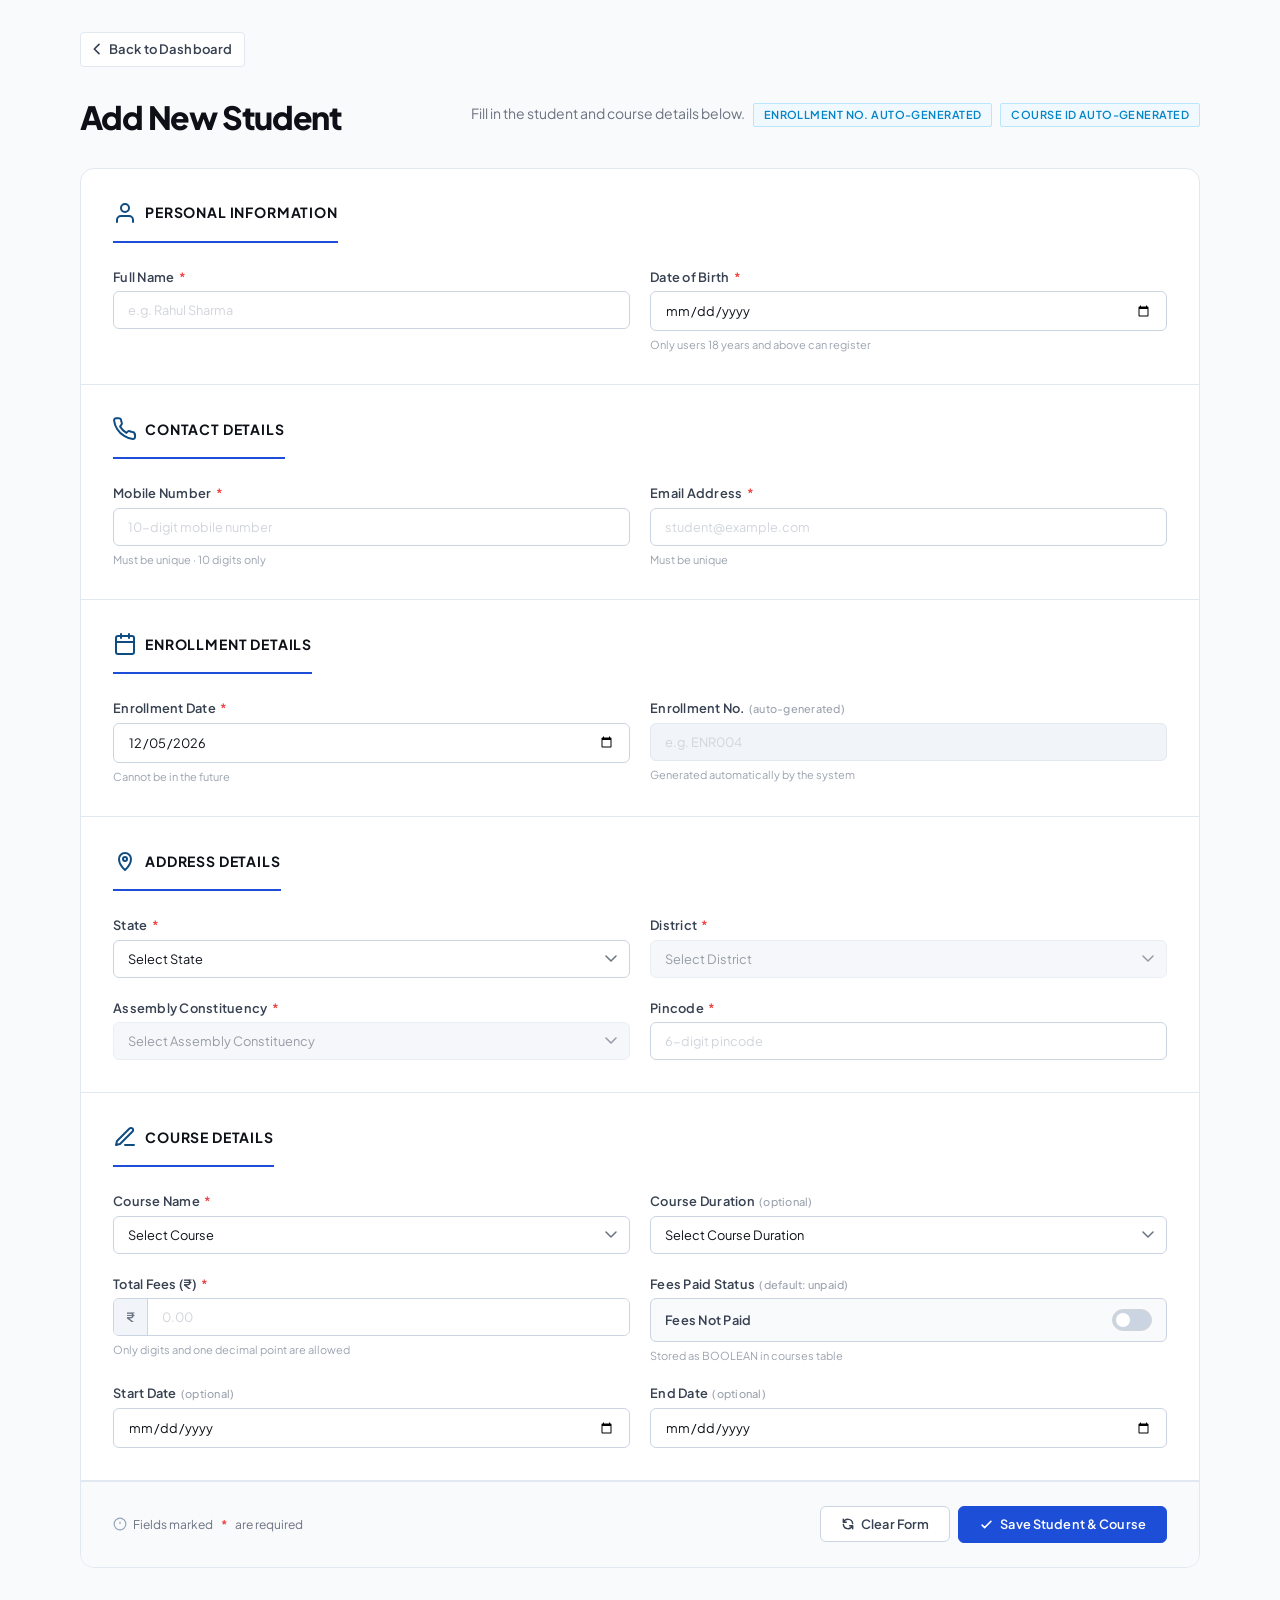
<file: frontend/add_student.html>
<!DOCTYPE html>
<html lang="en">
<head>
    <meta charset="UTF-8">
    <meta name="viewport" content="width=device-width, initial-scale=1.0">
    <title>Add Student — Student DB Openroot Systems</title>
     <link rel="icon" type="image/x-icon"
          href="./static/favicon.ico">
    <link rel="stylesheet" href="./static/global.css">
    <link rel="stylesheet" href="./static/add_student.css">
</head>
<body>

<div class="container">
    <a href="#" class="back-btn"  href="./index.html" onclick="goDashboard(); return false;">
        <svg width="16" height="16" fill="none" viewBox="0 0 24 24" stroke="currentColor" stroke-width="2.5">
            <path stroke-linecap="round" stroke-linejoin="round" d="M15 19l-7-7 7-7"/>
        </svg>
        Back to Dashboard
    </a>

    <div class="page-header">
        <h2>Add New Student</h2>
        <p>
            Fill in the student and course details below.
            <span class="badge-auto">Enrollment No. auto-generated</span>
            <span class="badge-auto">Course ID auto-generated</span>
        </p>
    </div>

    <div class="form-card">
        <form id="studentForm" novalidate>

            <!-- ── Personal Information ── -->
            <div class="form-section">
                <div class="section-title">
                    <span class="section-icon">
                        <svg fill="none" viewBox="0 0 24 24" stroke="#0f4c81" stroke-width="2"
                             stroke-linecap="round" stroke-linejoin="round">
                            <path d="M20 21v-2a4 4 0 0 0-4-4H8a4 4 0 0 0-4 4v2"/>
                            <circle cx="12" cy="7" r="4"/>
                        </svg>
                    </span>
                    Personal Information
                </div>

                <div class="field-grid">
                    <div class="field-group">
                        <label for="student_name">Full Name <span class="required">*</span></label>
                        <input
                            type="text"
                            id="student_name"
                            name="student_name"
                            placeholder="e.g. Rahul Sharma"
                            maxlength="60"
                            pattern="[A-Za-z ]{1,60}"
                            required
                        >
                        <span class="error-text" id="err_name">Please enter the student's full name using English letters only.</span>
                    </div>

                    <div class="field-group">
                        <label for="date_of_birth">Date of Birth <span class="required">*</span></label>
                        <input type="date" id="date_of_birth" name="date_of_birth" required>
                        <span class="helper-text">Only users 18 years and above can register</span>
                        <span class="error-text" id="err_dob">Please select a valid date of birth.</span>
                    </div>
                </div>
            </div>

            <!-- ── Contact Details ── -->
            <div class="form-section">
                <div class="section-title">
                    <span class="section-icon">
                        <svg fill="none" viewBox="0 0 24 24" stroke="#0f4c81" stroke-width="2"
                             stroke-linecap="round" stroke-linejoin="round">
                            <path d="M22 16.92v3a2 2 0 0 1-2.18 2 19.79 19.79 0 0 1-8.63-3.07
                                     A19.5 19.5 0 0 1 4.15 12 19.79 19.79 0 0 1 1.08 3.4
                                     A2 2 0 0 1 3.05 1.2h3a2 2 0 0 1 2 1.72
                                     12.84 12.84 0 0 0 .7 2.81 2 2 0 0 1-.45 2.11L7.09 9.6
                                     a16 16 0 0 0 6.31 6.31l1.27-1.27a2 2 0 0 1 2.11-.45
                                     12.84 12.84 0 0 0 2.81.7A2 2 0 0 1 21.5 17"/>
                        </svg>
                    </span>
                    Contact Details
                </div>

                <div class="field-grid">
                    <div class="field-group">
                        <label for="mobile_number">Mobile Number <span class="required">*</span></label>
                        <input
                            type="tel"
                            id="mobile_number"
                            name="mobile_number"
                            placeholder="10-digit mobile number"
                            maxlength="10"
                            inputmode="numeric"
                            pattern="[0-9]{10}"
                            required
                        >
                        <span class="helper-text">Must be unique · 10 digits only</span>
                        <span class="error-text" id="err_mobile">Enter a valid 10-digit mobile number.</span>
                    </div>

                    <div class="field-group">
                        <label for="email">Email Address <span class="required">*</span></label>
                        <input
                            type="email"
                            id="email"
                            name="email"
                            placeholder="student@example.com"
                            maxlength="100"
                            required
                        >
                        <span class="helper-text">Must be unique</span>
                        <span class="error-text" id="err_email">Please enter a valid email address.</span>
                    </div>
                </div>
            </div>

            <!-- ── Enrollment ── -->
            <div class="form-section">
                <div class="section-title">
                    <span class="section-icon">
                        <svg fill="none" viewBox="0 0 24 24" stroke="#0f4c81" stroke-width="2"
                             stroke-linecap="round" stroke-linejoin="round">
                            <rect x="3" y="4" width="18" height="18" rx="2"/>
                            <line x1="16" y1="2" x2="16" y2="6"/>
                            <line x1="8"  y1="2" x2="8"  y2="6"/>
                            <line x1="3"  y1="10" x2="21" y2="10"/>
                        </svg>
                    </span>
                    Enrollment Details
                </div>

                <div class="field-grid">
                    <div class="field-group">
                        <label for="enrollment_date">Enrollment Date <span class="required">*</span></label>
                        <input type="date" id="enrollment_date" name="enrollment_date" required>
                        <span class="helper-text">Cannot be in the future</span>
                        <span class="error-text" id="err_enroll">Please select an enrollment date.</span>
                    </div>

                    <div class="field-group">
                        <label for="enrollment_no">
                            Enrollment No. <span class="hint">(auto-generated)</span>
                        </label>
                        <input type="text" id="enrollment_no" name="enrollment_no"
                               placeholder="e.g. ENR004" readonly>
                        <span class="helper-text">Generated automatically by the system</span>
                    </div>
                </div>
            </div>

            <!-- ── Address ── -->
            <div class="form-section">
                <div class="section-title">
                    <span class="section-icon">
                        <svg fill="none" viewBox="0 0 24 24" stroke="#0f4c81" stroke-width="2"
                             stroke-linecap="round" stroke-linejoin="round">
                            <path d="M12 21s6-5.5 6-11a6 6 0 0 0-12 0c0 5.5 6 11 6 11z"/>
                            <circle cx="12" cy="10" r="2"/>
                        </svg>
                    </span>
                    Address Details
                </div>

                <div class="field-grid">
                    <div class="field-group">
                        <label for="state">State <span class="required">*</span></label>
                        <select id="state" name="state" required>
                            <option value="">Select State</option>
                        </select>
                    </div>

                    <div class="field-group">
                        <label for="district">District <span class="required">*</span></label>
                        <select id="district" name="district" required disabled>
                            <option value="">Select District</option>
                        </select>
                    </div>

                    <div class="field-group">
                        <label for="assembly_constituency">Assembly Constituency <span class="required">*</span></label>
                        <select id="assembly_constituency" name="assembly_constituency" required disabled>
                            <option value="">Select Assembly Constituency</option>
                        </select>
                    </div>

                    <div class="field-group">
                        <label for="pincode">Pincode <span class="required">*</span></label>
                        <input
                            type="text"
                            id="pincode"
                            name="pincode"
                            placeholder="6-digit pincode"
                            maxlength="6"
                            inputmode="numeric"
                            required
                        >
                        <span class="error-text" id="err_pincode">Please enter a valid 6-digit pincode.</span>
                    </div>

                    <input type="hidden" id="address" name="address">
                </div>
            </div>

            <!-- ── Course Details ── -->
            <div class="form-section">
                <div class="section-title">
                    <span class="section-icon">
                        <svg fill="none" viewBox="0 0 24 24" stroke="#0f4c81" stroke-width="2"
                             stroke-linecap="round" stroke-linejoin="round">
                            <path d="M12 20h9"/>
                            <path d="M16.5 3.5a2.121 2.121 0 0 1 3 3L7 19l-4 1 1-4 12.5-12.5z"/>
                        </svg>
                    </span>
                    Course Details
                </div>

                <div class="field-grid">
                    <div class="field-group">
                        <label for="course_name">Course Name <span class="required">*</span></label>
                        <select id="course_name" name="course_name" required>
                            <option value="">Select Course</option>
                            <option value="Prompt Engineering">Prompt Engineering</option>
                            <option value="Personal Finance & Investing">Personal Finance & Investing</option>
                        </select>
                        <span class="error-text" id="err_course_name">Please select a valid course.</span>
                    </div>

                    <div class="field-group">
                        <label for="course_duration">Course Duration <span class="hint">(optional)</span></label>
                        <select id="course_duration" name="course_duration">
                            <option value="">Select Course Duration</option>
                            <option value="1 month">1 month</option>
                            <option value="2 months">2 months</option>
                            <option value="6 months">6 months</option>
                            <option value="1 year">1 year</option>
    
                        </select>
                    </div>

                    <div class="field-group">
                        <label for="fees_structure">Total Fees (₹) <span class="required">*</span></label>
                        <div class="input-prefix-wrapper">
                            <span class="input-prefix">₹</span>
                            <input
                                type="text"
                                id="fees_structure"
                                name="fees_structure"
                                placeholder="0.00"
                                inputmode="decimal"
                                maxlength="12"
                                required
                            >
                        </div>
                        <span class="helper-text">Only digits and one decimal point are allowed</span>
                        <span class="error-text" id="err_fees">Please enter a valid fee amount.</span>
                    </div>

                    <div class="field-group">
                        <label>Fees Paid Status <span class="hint">(default: unpaid)</span></label>
                        <label class="toggle-row" id="toggleRow" for="fees_paid">
                            <span class="toggle-label-text" id="toggleLabel">Fees Not Paid</span>
                            <span class="toggle-switch">
                                <input type="checkbox" id="fees_paid" name="fees_paid">
                                <span class="toggle-track"></span>
                                <span class="toggle-thumb"></span>
                            </span>
                        </label>
                        <span class="helper-text">Stored as BOOLEAN in courses table</span>
                    </div>

                    <div class="field-group">
                        <label for="course_start_date">Start Date <span class="hint">(optional)</span></label>
                        <input type="date" id="course_start_date" name="course_start_date">
                        <span class="error-text" id="err_dates">Start date must be before end date.</span>
                    </div>

                    <div class="field-group">
                        <label for="course_end_date">End Date <span class="hint">(optional)</span></label>
                        <input type="date" id="course_end_date" name="course_end_date">
                    </div>
                </div>
            </div>

            <!-- Message Box -->
            <div id="messageBox" class="msg-box" style="margin:0 32px 16px;"></div>

            <!-- Footer -->
            <div class="form-footer">
                <p class="footer-note">
                    <svg width="14" height="14" fill="none" viewBox="0 0 24 24" stroke="#94a3b8" stroke-width="2">
                        <circle cx="12" cy="12" r="10"/>
                        <line x1="12" y1="8"  x2="12"   y2="12"/>
                        <line x1="12" y1="16" x2="12.01" y2="16"/>
                    </svg>
                    Fields marked <span style="color:#ef4444;font-weight:700;margin:0 2px;">*</span> are required
                </p>
                <div class="btn-group">
                    <button type="button" class="btn btn-secondary" onclick="resetForm()">
                        <svg width="14" height="14" fill="none" viewBox="0 0 24 24" stroke="currentColor" stroke-width="2.5">
                            <path stroke-linecap="round" stroke-linejoin="round"
                                  d="M4 4v5h.582m15.356 2A8.001 8.001 0 004.582 9m0 0H9
                                     m11 11v-5h-.581m0 0a8.003 8.003 0 01-15.357-2m15.357 2H15"/>
                        </svg>
                        Clear Form
                    </button>
                    <button type="submit" class="btn btn-primary">
                        <svg width="15" height="15" fill="none" viewBox="0 0 24 24" stroke="currentColor" stroke-width="2.5">
                            <path stroke-linecap="round" stroke-linejoin="round" d="M5 13l4 4L19 7"/>
                        </svg>
                        Save Student &amp; Course
                    </button>
                </div>
            </div>

        </form>
    </div>

</div>

<script src="./static/script.js"></script>
<script>
function goDashboard(){
    window.location.href = "./index.html";
}
</script>
</body>
</html>
</file>
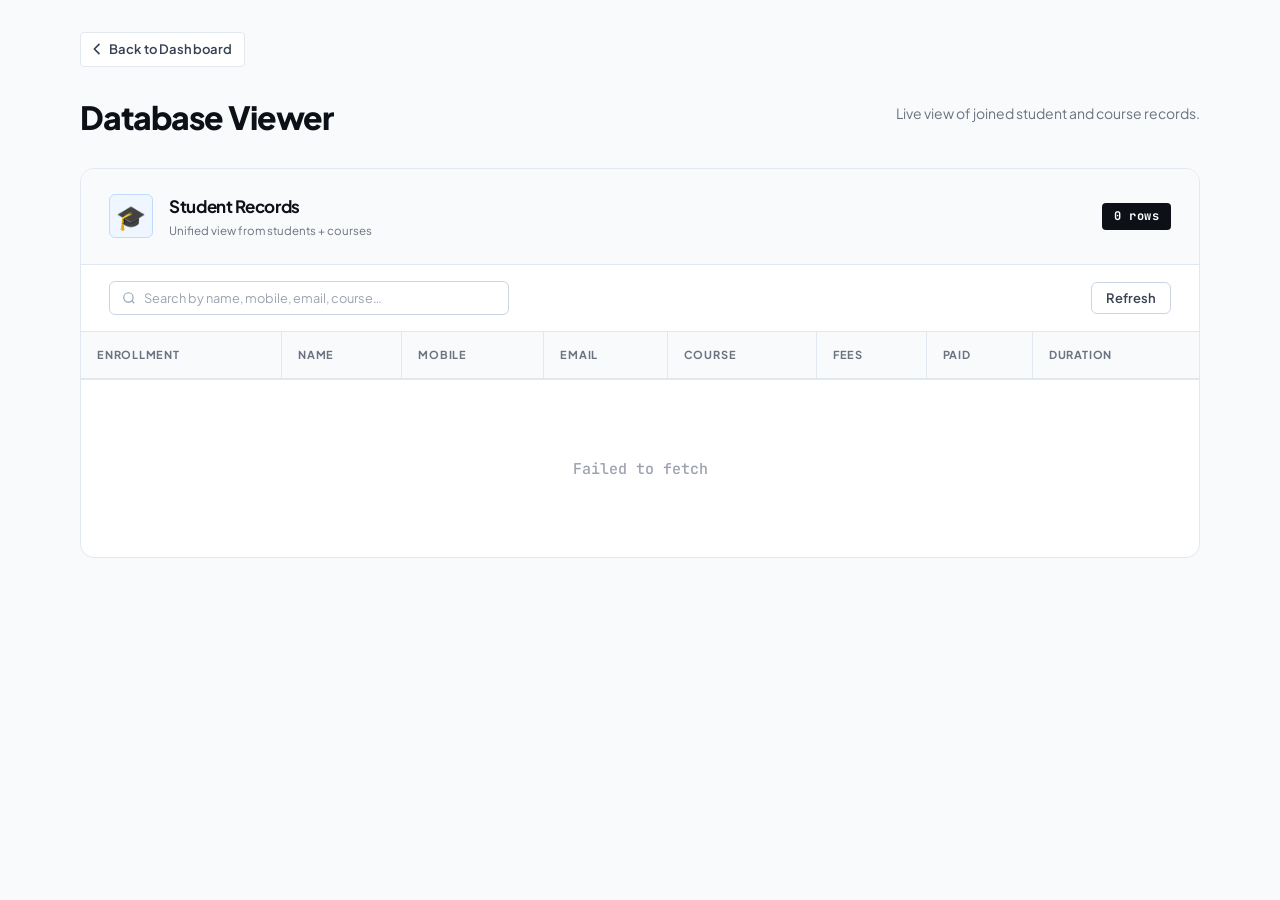
<file: frontend/database.html>
<!DOCTYPE html>
<html lang="en">
<head>
    <meta charset="UTF-8">
    <meta name="viewport" content="width=device-width, initial-scale=1.0">
    <title>Database Viewer</title>

    <link rel="icon" type="image/x-icon" href="./static/favicon.ico">
    <link rel="stylesheet" href="./static/global.css">
    <link rel="stylesheet" href="./static/database.css">
</head>
<body>

<div class="container">

    <a href="./index.html" class="back-btn">
        <svg width="16" height="16" fill="none" viewBox="0 0 24 24" stroke="currentColor" stroke-width="2.5">
            <path stroke-linecap="round" stroke-linejoin="round" d="M15 19l-7-7 7-7"/>
        </svg>
        Back to Dashboard
    </a>

    <div class="page-header">
        <h2 class="page-title">Database Viewer</h2>
        <p class="page-subtitle">
            Live view of joined student and course records.
        </p>
    </div>

    <div class="table-card">

        <div class="table-header">
            <div class="table-header-left">
                <div class="table-header-icon icon-blue">🎓</div>
                <div>
                    <h2>Student Records</h2>
                    <p>Unified view from students + courses</p>
                </div>
            </div>

            <span class="row-count" id="recordCount">0 rows</span>
        </div>

        <div class="table-toolbar">
            <div class="search-input-wrap">
                <svg width="14" height="14" fill="none" viewBox="0 0 24 24" stroke="#94a3b8" stroke-width="2">
                    <circle cx="11" cy="11" r="8"></circle>
                    <path d="M21 21l-4.35-4.35"></path>
                </svg>
                <input type="text" id="recordSearch" placeholder="Search by name, mobile, email, course…">
            </div>

            <button type="button" id="refreshDatabaseBtn">
                Refresh
            </button>
        </div>

        <div class="table-scroll">
            <table>
                <thead>
                    <tr>
                        <th>Enrollment</th>
                        <th>Name</th>
                        <th>Mobile</th>
                        <th>Email</th>
                        <th>Course</th>
                        <th>Fees</th>
                        <th>Paid</th>
                        <th>Duration</th>
                    </tr>
                </thead>

                <tbody id="databaseTableBody">
                    <tr>
                        <td colspan="8" class="empty-state">
                            <p>Loading database records...</p>
                        </td>
                    </tr>
                </tbody>
            </table>
        </div>

    </div>

</div>

<script src="./static/script.js"></script>
</body>
</html>
</file>
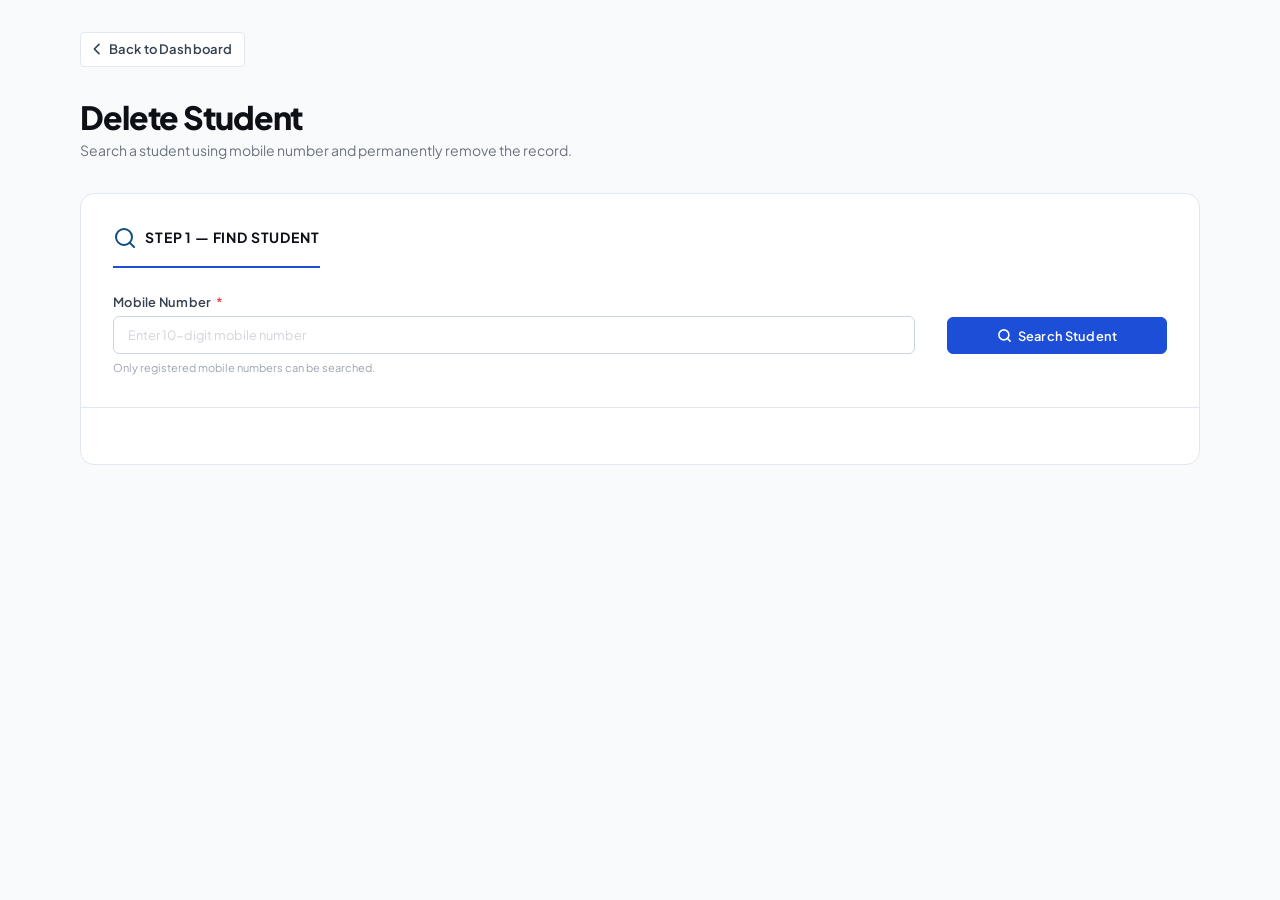
<file: frontend/delete_student.html>
<!DOCTYPE html>
<html lang="en">
<head>
    <meta charset="UTF-8" />
    <meta name="viewport" content="width=device-width, initial-scale=1.0" />

    <title>Delete Student</title>
    <link rel="icon" type="image/x-icon" href="./static/favicon.ico">
    <link rel="stylesheet" href="./static/global.css">
    <link rel="stylesheet" href="./static/delete_student.css" />
</head>

<body>

<div class="container">

    <a href="./index.html" class="back-btn">
        <svg width="16" height="16" fill="none" viewBox="0 0 24 24" stroke="currentColor" stroke-width="2.5">
            <path stroke-linecap="round" stroke-linejoin="round" d="M15 19l-7-7 7-7"/>
        </svg>
        Back to Dashboard
    </a>

    <div class="page-header">
        <div>
            <h1>Delete Student</h1>
            <p>
                Search a student using mobile number and permanently remove the record.
            </p>
        </div>
    </div>

    <div class="form-card">
        <div class="form-section">
            <div class="section-title">
                <span class="section-icon">
                    <svg fill="none" viewBox="0 0 24 24" stroke="#0f4c81" stroke-width="2"
                         stroke-linecap="round" stroke-linejoin="round">
                        <circle cx="11" cy="11" r="8"></circle>
                        <path d="M21 21l-4.35-4.35"></path>
                    </svg>
                </span>
                Step 1 — Find Student
            </div>

            <form id="deleteStudentForm" class="form-find" novalidate>
                <div class="field-grid">
                    <div class="field-group">
                        <label for="delete_mobile_number">
                            Mobile Number <span class="required">*</span>
                        </label>
                        <input
                            type="tel"
                            id="delete_mobile_number"
                            placeholder="Enter 10-digit mobile number"
                            maxlength="10"
                            inputmode="numeric"
                            required
                        />
                        <span class="helper-text">Only registered mobile numbers can be searched.</span>
                        <span class="error-text" id="err_delete_mobile">Enter a valid 10-digit mobile number.</span>
                    </div>

                    <div class="field-group" id="deleteSearchButtonGroup">
                        <label style="visibility:hidden;">Search</label>
                        <button type="submit" class="btn btn-primary">
                            <svg width="15" height="15" fill="none" viewBox="0 0 24 24" stroke="currentColor" stroke-width="2.5">
                                <circle cx="11" cy="11" r="8"/>
                                <path stroke-linecap="round" d="M21 21l-4.35-4.35"/>
                            </svg>
                            Search Student
                        </button>
                    </div>
                </div>
            </form>
        </div>

        <div style="padding:0 32px 20px;">
            <div class="msg-box" id="deleteMessageBox"></div>
        </div>
    </div>

    <div id="studentPreview" style="display:none;">

        <div class="section-divider">
            <span>🗑️ &nbsp;Step 2 — Review Details</span>
        </div>

        <div class="found-banner" id="foundBanner" style="display:none;">
            <svg width="18" height="18" fill="none" viewBox="0 0 24 24" stroke="#22c55e" stroke-width="2.5">
                <path stroke-linecap="round" stroke-linejoin="round" d="M5 13l4 4L19 7"/>
            </svg>
            <span>Student found: <strong id="foundName"></strong> — review the details below before deleting.</span>
        </div>

        <div class="glass-card danger-card">

            <div class="preview-header">
                <div class="avatar-circle">👤</div>
                <div>
                    <h2 id="del_student_name">—</h2>
                    <p>
                        Enrollment No:
                        <strong id="del_enrollment_no">—</strong>
                    </p>
                </div>
            </div>

            <div class="preview-grid">
                <div class="preview-item">
                    <span class="preview-label">Date of Birth</span>
                    <span class="preview-value" id="del_date_of_birth">—</span>
                </div>

                <div class="preview-item">
                    <span class="preview-label">Mobile Number</span>
                    <span class="preview-value" id="del_mobile_number">—</span>
                </div>

                <div class="preview-item">
                    <span class="preview-label">Email Address</span>
                    <span class="preview-value" id="del_email">—</span>
                </div>

                <div class="preview-item full-width">
                    <span class="preview-label">Address</span>
                    <span class="preview-value" id="del_address">—</span>
                </div>

                <div class="preview-item">
                    <span class="preview-label">Enrollment Date</span>
                    <span class="preview-value" id="del_enrollment_date">—</span>
                </div>

                <div class="preview-item">
                    <span class="preview-label">Course Name</span>
                    <span class="preview-value" id="del_course_name">—</span>
                </div>

                <div class="preview-item">
                    <span class="preview-label">Course Duration</span>
                    <span class="preview-value" id="del_course_duration">—</span>
                </div>

                <div class="preview-item">
                    <span class="preview-label">Fees Structure</span>
                    <span class="preview-value" id="del_fees_structure">—</span>
                </div>

                <div class="preview-item">
                    <span class="preview-label">Fees Status</span>
                    <span class="preview-value" id="del_fees_paid">—</span>
                </div>
            </div>

            <div class="danger-warning">
                ⚠️ This action cannot be undone.
            </div>

            <div class="action-row">
                <button type="button" class="btn btn-secondary" onclick="cancelDelete()">
                    Cancel
                </button>

                <button type="button" id="confirmDeleteBtn" class="btn btn-danger">
                    Permanently Delete
                </button>
            </div>
        </div>
    </div>

</div>

<script src="./static/script.js"></script>

<script>
document
    .getElementById('deleteStudentForm')
    .addEventListener(
        'submit',
        async function (event) {
            event.preventDefault();

            const mobile =
                document
                    .getElementById('delete_mobile_number')
                    .value
                    .trim();

            if (!/^[0-9]{10}$/.test(mobile)) {
                showMsg(
                    'deleteMessageBox',
                    'warning',
                    'Please enter a valid 10-digit mobile number.'
                );
                return;
            }

            showMsg(
                'deleteMessageBox',
                'loading',
                'Searching student record...'
            );

            try {
                await searchStudent(
                    mobile,
                    populatePreview
                );
            } catch (error) {
                console.error(error);
                showMsg(
                    'deleteMessageBox',
                    'error',
                    error.message || 'Unable to search student.'
                );
            }
        }
    );

// ============================================================
// PREVIEW
// ============================================================

function populatePreview(data) {
    const preview = document.getElementById('studentPreview');
    const banner = document.getElementById('foundBanner');
    const foundName = document.getElementById('foundName');

    if (!data) {
        showMsg(
            'deleteMessageBox',
            'warning',
            'No student found with this mobile number.'
        );
        preview.style.display = 'none';
        banner.style.display = 'none';
        return;
    }

    preview.style.display = 'block';
    banner.style.display = 'flex';
    foundName.textContent = data.student_name || '—';

    document.getElementById('del_student_name').textContent =
        data.student_name || '—';

    document.getElementById('del_enrollment_no').textContent =
        data.enrollment_no || '—';

    document.getElementById('del_date_of_birth').textContent =
        data.date_of_birth || '—';

    document.getElementById('del_mobile_number').textContent =
        data.mobile_number || '—';

    document.getElementById('del_email').textContent =
        data.email || '—';

    document.getElementById('del_address').textContent =
        data.address || '—';

    document.getElementById('del_enrollment_date').textContent =
        data.enrollment_date || '—';

    if (data.course) {
        document.getElementById('del_course_name').textContent =
            data.course.course_name || '—';

        document.getElementById('del_course_duration').textContent =
            data.course.course_duration || '—';

        document.getElementById('del_fees_structure').textContent =
            data.course.fees_structure || '—';

        document.getElementById('del_fees_paid').innerHTML =
            data.course.fees_paid
                ? '<span class="paid-badge">Paid</span>'
                : '<span class="unpaid-badge">Unpaid</span>';
    }

    document.getElementById('confirmDeleteBtn').onclick = function () {
        deleteStudent(
            data.mobile_number,
            data.student_name
        );
    };

    hideMsg('deleteMessageBox');
}

// ============================================================
// CANCEL DELETE
// ============================================================

function cancelDelete() {
    document.getElementById('studentPreview').style.display = 'none';
    document.getElementById('foundBanner').style.display = 'none';

    document.getElementById('delete_mobile_number').value = '';

    hideMsg('deleteMessageBox');
}
</script>
</body>
</html>
</file>
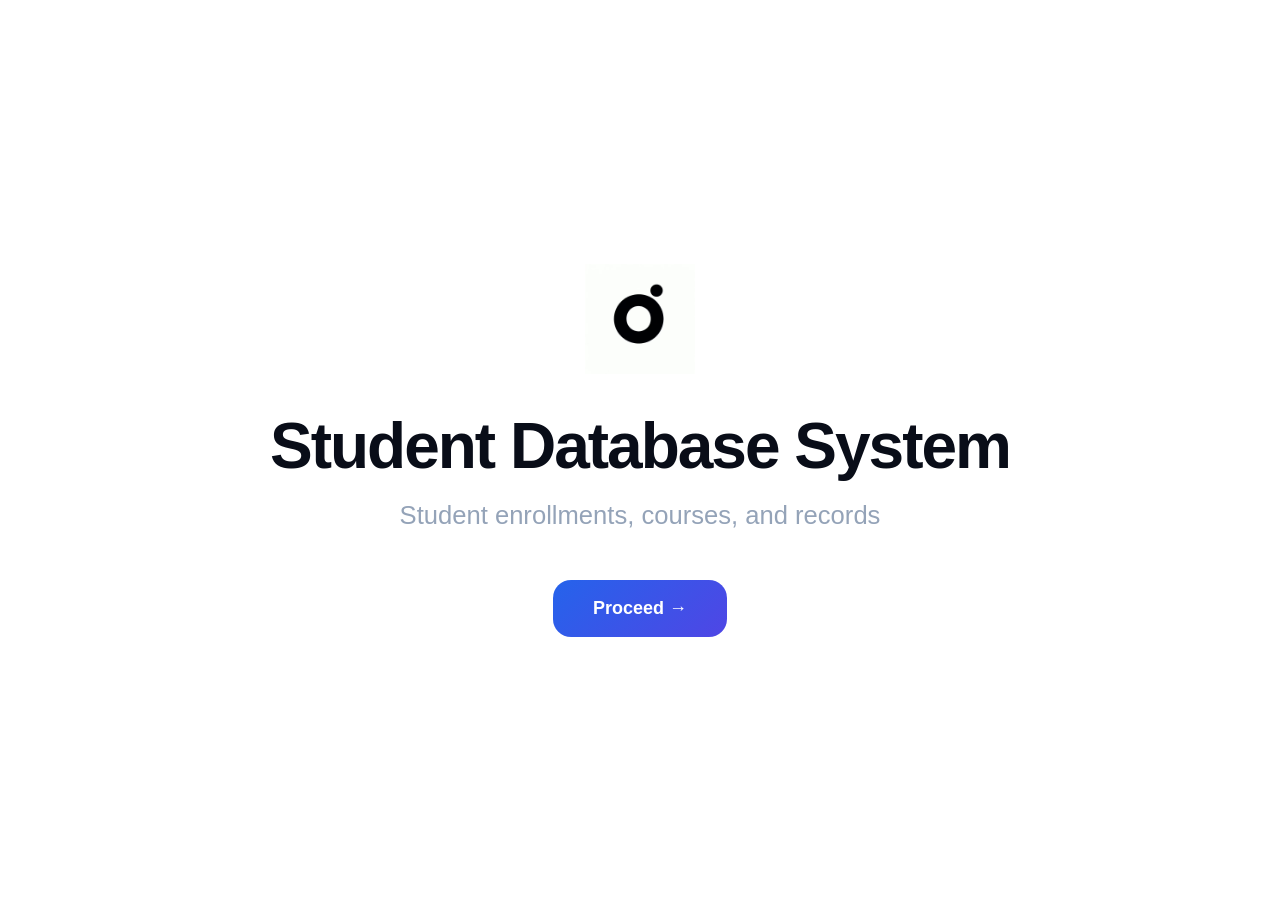
<file: frontend/landingpage.html>
<!DOCTYPE html>
<html lang="en">
<head>
<meta charset="UTF-8">
<meta name="viewport" content="width=device-width, initial-scale=1.0">

<title>Student Database System</title>

<link rel="icon" type="image/x-icon" href="./static/favicon.ico">

<style>
*{
    margin:0;
    padding:0;
    box-sizing:border-box;
    font-family:Inter,Arial,sans-serif;
}

body{
    min-height:100vh;
    display:flex;
    justify-content:center;
    align-items:center;
    background:#ffffff;
    overflow:hidden;
    padding:20px;
}

/* Main container */

.landing{
    text-align:center;
    width:100%;
    max-width:1200px;
    animation:fadeIn 1.2s ease;
}

/* Logo */

.logo{
    width:110px;
    height:110px;
    margin:auto;
    margin-bottom:35px;

    border-radius:24px;

    display:flex;
    justify-content:center;
    align-items:center;
}

.logo img{
    width:100%;
    height:100%;
    object-fit:contain;
}

/* Title */

h1{
    font-size:clamp(42px,5vw,76px);
    font-weight:800;
    color:#090d18;
    margin-bottom:18px;
    letter-spacing:-2px;
}

/* Subtitle */

.subtitle{
    font-size:clamp(18px,2vw,28px);
    color:#94a3b8;
    margin-bottom:50px;
}

/* Proceed button */

.proceed-btn{
    border:none;
    outline:none;
    padding:18px 40px;
    border-radius:18px;
    font-size:18px;
    font-weight:700;
    cursor:pointer;
    color:white;
    background:linear-gradient(
        135deg,
        #2563eb,
        #4f46e5
    );
    transition:.4s;
}

.proceed-btn:hover{
    transform:translateX(2px);
}

.proceed-btn:active{
    transform:scale(.97);
}

/* Animation */

@keyframes fadeIn{
    from{
        opacity:0;
        transform:translateY(50px);
    }

    to{
        opacity:1;
        transform:translateY(0px);
    }
}

@keyframes floatLogo{
    0%,100%{
        transform:translateY(0);
    }

    50%{
        transform:translateY(-10px);
    }
}

/* Mobile */

@media(max-width:768px){
    .logo{
        width:90px;
        height:90px;
    }

    .proceed-btn{
        width:100%;
        max-width:300px;
    }
}
</style>
</head>

<body>

<div class="landing">

    <div class="logo">
        <img src="./static/logo.png" alt="Company Logo">
    </div>

    <h1>
        Student Database System
    </h1>

    <div class="subtitle">
        Student enrollments, courses, and records
    </div>

    <button class="proceed-btn" onclick="goNext()">
        Proceed →
    </button>

</div>

<script>
function goNext(){
    window.location.href = "./index.html";
}
</script>

</body>
</html>
</file>
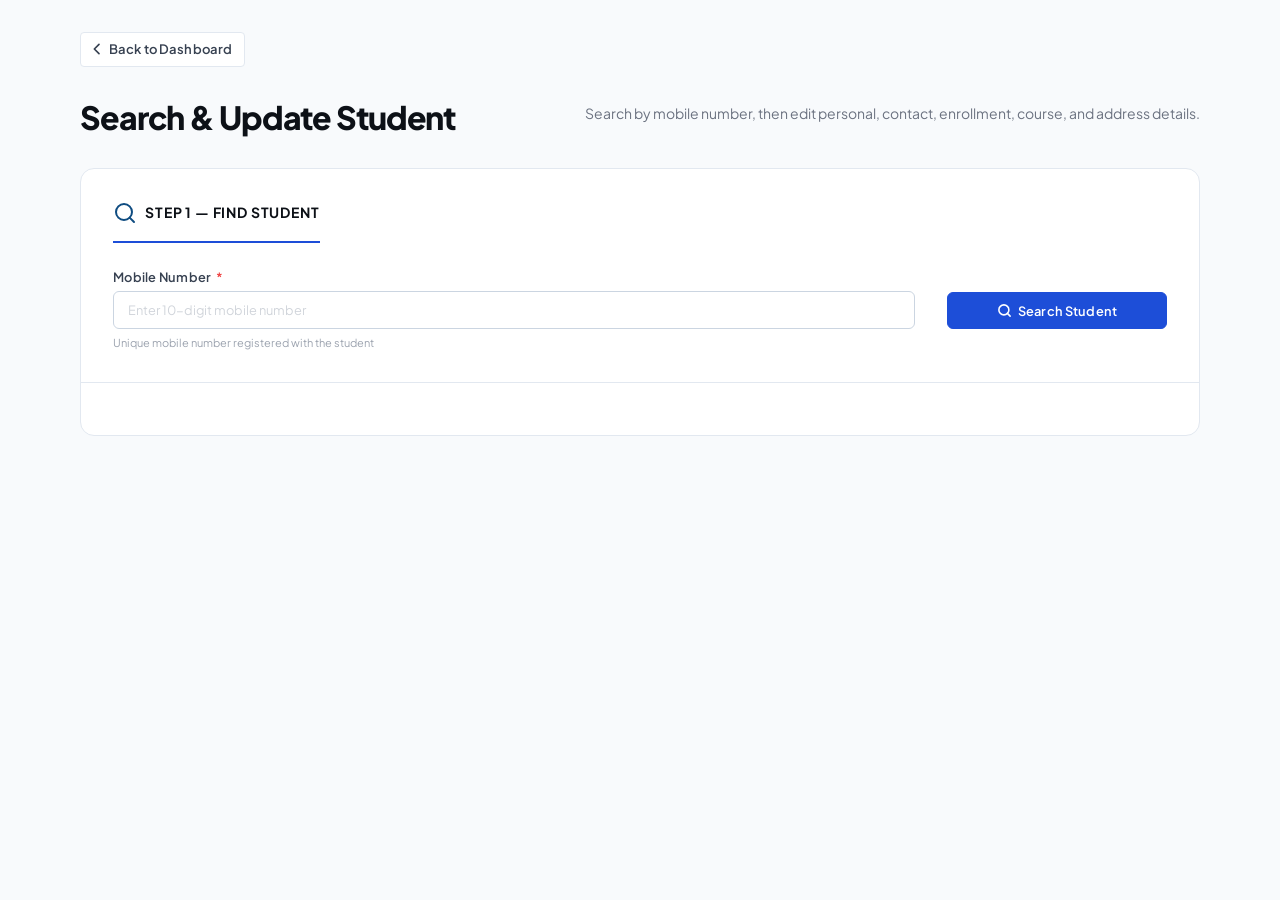
<file: frontend/update_student.html>
<!DOCTYPE html>
<html lang="en">
<head>
    <meta charset="UTF-8">
    <meta name="viewport" content="width=device-width, initial-scale=1.0">
    <title>Search &amp; Update Student — Student DB</title>
     <link rel="icon" type="image/x-icon"
          href="./static/favicon.ico">
    <link rel="stylesheet" href="./static/global.css">
    <link rel="stylesheet" href="./static/update_student.css">
</head>
<body>

<div class="container">

    <a href="./index.html" class="back-btn">
        <svg width="16" height="16" fill="none" viewBox="0 0 24 24" stroke="currentColor" stroke-width="2.5">
            <path stroke-linecap="round" stroke-linejoin="round" d="M15 19l-7-7 7-7"/>
        </svg>
        Back to Dashboard
    </a>

    <div class="page-header">
        <h2>Search &amp; Update Student</h2>
        <p>Search by mobile number, then edit personal, contact, enrollment, course, and address details.</p>
    </div>

    <!-- Search -->
    <div class="form-card">
        <div class="form-section">
            <div class="section-title">
                <span class="section-icon">
                    <svg fill="none" viewBox="0 0 24 24" stroke="#0f4c81" stroke-width="2"
                         stroke-linecap="round" stroke-linejoin="round">
                        <circle cx="11" cy="11" r="8"/>
                        <path d="M21 21l-4.35-4.35"/>
                    </svg>
                </span>
                Step 1 — Find Student
            </div>

            <form id="searchStudentForm" class="form-find" novalidate>
                <div class="field-grid">
                    <div class="field-group">
                        <label for="search_mobile_number">
                            Mobile Number <span class="required">*</span>
                        </label>
                        <input
                            type="tel"
                            id="search_mobile_number"
                            placeholder="Enter 10-digit mobile number"
                            maxlength="10"
                            inputmode="numeric"
                            pattern="[0-9]{10}"
                            required
                        >
                        <span class="helper-text">Unique mobile number registered with the student</span>
                        <span class="error-text" id="err_search_mobile">Enter a valid 10-digit mobile number.</span>
                    </div>
                    <div class="field-group">
                        <label style="visibility:hidden;">Search</label>
                        <button type="submit" class="btn btn-primary">
                            <svg width="15" height="15" fill="none" viewBox="0 0 24 24" stroke="currentColor" stroke-width="2.5">
                                <circle cx="11" cy="11" r="8"/>
                                <path stroke-linecap="round" d="M21 21l-4.35-4.35"/>
                            </svg>
                            Search Student
                        </button>
                    </div>
                </div>
            </form>
        </div>

        <div style="padding:0 32px 20px;">
            <div class="msg-box" id="searchMessageBox"></div>
        </div>
    </div>

    <!-- Edit -->
    <div id="updateContainer">
        <div class="section-divider">
            <span>✏️ &nbsp;Step 2 — Edit Details</span>
        </div>

        <div class="found-banner" id="foundBanner">
            <svg width="18" height="18" fill="none" viewBox="0 0 24 24" stroke="#22c55e" stroke-width="2.5">
                <path stroke-linecap="round" stroke-linejoin="round" d="M5 13l4 4L19 7"/>
            </svg>
            <span>Student found: <strong id="foundName"></strong> — update the fields below and save.</span>
        </div>

        <div class="form-card">
            <form id="updateStudentForm" novalidate>

                <!-- Personal -->
                <div class="form-section">
                    <div class="section-title">
                        <span class="section-icon">
                            <svg fill="none" viewBox="0 0 24 24" stroke="#0f4c81" stroke-width="2"
                                 stroke-linecap="round" stroke-linejoin="round">
                                <path d="M20 21v-2a4 4 0 0 0-4-4H8a4 4 0 0 0-4 4v2"/>
                                <circle cx="12" cy="7" r="4"/>
                            </svg>
                        </span>
                        Personal Information
                    </div>

                    <div class="field-grid">
                        <div class="field-group">
                            <label for="update_enrollment_no">
                                Enrollment No. <span class="hint">(read-only)</span>
                            </label>
                            <input type="text" id="update_enrollment_no" readonly>
                        </div>

                        <div class="field-group">
                            <label for="update_student_name">Full Name <span class="required">*</span></label>
                            <input type="text" id="update_student_name" maxlength="60" required>
                            <span class="error-text" id="err_upd_name">Please enter the student's name.</span>
                        </div>

                        <div class="field-group">
                            <label for="update_date_of_birth">Date of Birth <span class="required">*</span></label>
                            <input type="date" id="update_date_of_birth" required>
                            <span class="error-text" id="err_upd_dob">Please select a valid date of birth.</span>
                        </div>

                        <div class="field-group">
                            <label for="update_address">Address <span class="hint">(combined)</span></label>
                            <input type="text" id="update_address" placeholder="Auto-built from address dropdowns" readonly>
                            <span class="helper-text">Stored as one combined address in the database</span>
                        </div>
                    </div>
                </div>

                <!-- Contact -->
                <div class="form-section">
                    <div class="section-title">
                        <span class="section-icon">
                            <svg fill="none" viewBox="0 0 24 24" stroke="#0f4c81" stroke-width="2"
                                 stroke-linecap="round" stroke-linejoin="round">
                                <path d="M22 16.92v3a2 2 0 0 1-2.18 2 19.79 19.79 0 0 1-8.63-3.07
                                         A19.5 19.5 0 0 1 4.15 12 19.79 19.79 0 0 1 1.08 3.4
                                         A2 2 0 0 1 3.05 1.2h3a2 2 0 0 1 2 1.72
                                         12.84 12.84 0 0 0 .7 2.81 2 2 0 0 1-.45 2.11L7.09 9.6
                                         a16 16 0 0 0 6.31 6.31l1.27-1.27a2 2 0 0 1 2.11-.45
                                         12.84 12.84 0 0 0 2.81.7A2 2 0 0 1 21.5 17"/>
                            </svg>
                        </span>
                        Contact Details
                    </div>

                    <div class="field-grid">
                        <div class="field-group">
                            <label for="update_mobile_number">Mobile Number <span class="required">*</span></label>
                            <input type="tel" id="update_mobile_number" maxlength="10" inputmode="numeric" pattern="[0-9]{10}" required>
                            <span class="helper-text">Must be unique · 10 digits</span>
                            <span class="error-text" id="err_upd_mobile">Enter a valid 10-digit number.</span>
                        </div>

                        <div class="field-group">
                            <label for="update_email">Email Address <span class="required">*</span></label>
                            <input type="email" id="update_email" placeholder="student@example.com" required>
                            <span class="helper-text">Must be unique</span>
                            <span class="error-text" id="err_upd_email">Enter a valid email address.</span>
                        </div>
                    </div>
                </div>

                <!-- Enrollment -->
                <div class="form-section">
                    <div class="section-title">
                        <span class="section-icon">
                            <svg fill="none" viewBox="0 0 24 24" stroke="#0f4c81" stroke-width="2"
                                 stroke-linecap="round" stroke-linejoin="round">
                                <rect x="3" y="4" width="18" height="18" rx="2"/>
                                <line x1="16" y1="2" x2="16" y2="6"/>
                                <line x1="8"  y1="2" x2="8"  y2="6"/>
                                <line x1="3"  y1="10" x2="21" y2="10"/>
                            </svg>
                        </span>
                        Enrollment Details
                    </div>

                    <div class="field-grid">
                        <div class="field-group">
                            <label for="update_enrollment_date">Enrollment Date <span class="required">*</span></label>
                            <input type="date" id="update_enrollment_date" required>
                            <span class="error-text" id="err_upd_enroll">Please select an enrollment date.</span>
                        </div>
                    </div>
                </div>

                <!-- Address -->
                <div class="form-section">
                    <div class="section-title">
                        <span class="section-icon">
                            <svg fill="none" viewBox="0 0 24 24" stroke="#0f4c81" stroke-width="2"
                                 stroke-linecap="round" stroke-linejoin="round">
                                <path d="M12 21s6-5.5 6-11a6 6 0 0 0-12 0c0 5.5 6 11 6 11z"/>
                                <circle cx="12" cy="10" r="2"/>
                            </svg>
                        </span>
                        Address Details
                    </div>

                    <div class="field-grid">
                        <div class="field-group">
                            <label for="update_state">State <span class="required">*</span></label>
                            <select id="update_state" required>
                                <option value="">Select State</option>
                            </select>
                        </div>

                        <div class="field-group">
                            <label for="update_district">District <span class="required">*</span></label>
                            <select id="update_district" required disabled>
                                <option value="">Select District</option>
                            </select>
                        </div>

                        <div class="field-group">
                            <label for="update_assembly_constituency">Assembly Constituency <span class="required">*</span></label>
                            <select id="update_assembly_constituency" required disabled>
                                <option value="">Select Assembly Constituency</option>
                            </select>
                        </div>

                        <div class="field-group">
                            <label for="update_pincode">Pincode <span class="required">*</span></label>
                            <input
                                type="text"
                                id="update_pincode"
                                placeholder="6-digit pincode"
                                maxlength="6"
                                inputmode="numeric"
                                required
                            >
                            <span class="error-text" id="err_upd_pincode">Please enter a valid 6-digit pincode.</span>
                        </div>

                        <input type="hidden" id="update_hidden_address">
                    </div>
                </div>

                <!-- Course -->
                <div class="form-section">
                    <div class="section-title">
                        <span class="section-icon">
                            <svg fill="none" viewBox="0 0 24 24" stroke="#0f4c81" stroke-width="2"
                                 stroke-linecap="round" stroke-linejoin="round">
                                <path d="M12 20h9"/>
                                <path d="M16.5 3.5a2.121 2.121 0 0 1 3 3L7 19l-4 1 1-4 12.5-12.5z"/>
                            </svg>
                        </span>
                        Course Details
                    </div>

                    <div class="field-grid">
                        <div class="field-group">
                            <label for="update_course_id">Course ID <span class="hint">(read-only)</span></label>
                            <input type="text" id="update_course_id" readonly>
                        </div>

                        <div class="field-group">
                            <label for="update_course_name">Course Name <span class="required">*</span></label>
                            <select id="update_course_name" required>
                                <option value="">Select Course</option>
                                <option value="Prompt Engineering">Prompt Engineering</option>
                                <option value="Personal Finance & Investing">Personal Finance & Investing</option>
                            </select>
                            <span class="error-text" id="err_upd_course">Please select a valid course.</span>
                        </div>

                        <div class="field-group">
                            <label for="update_fees_structure">Total Fees (₹) <span class="required">*</span></label>
                            <div class="input-prefix-wrapper">
                                <span class="input-prefix">₹</span>
                                <input
                                    type="text"
                                    id="update_fees_structure"
                                    placeholder="0.00"
                                    inputmode="decimal"
                                    maxlength="12"
                                    required
                                >
                            </div>
                            <span class="error-text" id="err_upd_fees">Enter a valid fee amount.</span>
                        </div>

                        <div class="field-group">
                            <label for="update_course_duration">Course Duration <span class="hint">(optional)</span></label>
                            <select id="update_course_duration">
                                <option value="">Select Course Duration</option>
                                <option value="1 month">1 month</option>
                                <option value="2 months">2 months</option>
                                <option value="6 months">6 months</option>
                                <option value="1 year">1 year</option>
                            </select>
                        </div>

                        <div class="field-group">
                            <label for="update_course_start_date">Start Date <span class="hint">(optional)</span></label>
                            <input type="date" id="update_course_start_date">
                            <span class="error-text" id="err_upd_dates">Start date must be before end date.</span>
                        </div>

                        <div class="field-group">
                            <label for="update_course_end_date">End Date <span class="hint">(optional)</span></label>
                            <input type="date" id="update_course_end_date">
                        </div>

                        <div class="field-group field-full">
                            <label>Fees Paid Status</label>
                            <label class="toggle-row" id="updateToggleRow" for="update_fees_paid">
                                <span class="toggle-label-text" id="updateToggleLabel">Fees Not Paid</span>
                                <span class="toggle-switch">
                                    <input type="checkbox" id="update_fees_paid">
                                    <span class="toggle-track"></span>
                                    <span class="toggle-thumb"></span>
                                </span>
                            </label>
                        </div>
                    </div>
                </div>

                <div style="padding:0 32px 8px;">
                    <div class="msg-box" id="updateMessageBox"></div>
                </div>

                <div class="form-footer">
                    <p class="footer-note">
                        <svg width="14" height="14" fill="none" viewBox="0 0 24 24" stroke="#94a3b8" stroke-width="2">
                            <circle cx="12" cy="12" r="10"/>
                            <line x1="12" y1="8"  x2="12"   y2="12"/>
                            <line x1="12" y1="16" x2="12.01" y2="16"/>
                        </svg>
                        Changes affect both <strong style="color:#1e293b;">students</strong> and
                        <strong style="color:#1e293b;">courses</strong> tables
                    </p>
                    <div class="btn-group">
                        <button type="button" class="btn btn-secondary" onclick="cancelUpdate()">Cancel</button>
                        <button type="submit" class="btn btn-primary">
                            <svg width="15" height="15" fill="none" viewBox="0 0 24 24" stroke="currentColor" stroke-width="2.5">
                                <path stroke-linecap="round" stroke-linejoin="round" d="M5 13l4 4L19 7"/>
                            </svg>
                            Save Changes
                        </button>
                    </div>
                </div>

            </form>
        </div>
    </div>
</div>

<script>
    const API_BASE = "https://openroot-student-management-system-api.onrender.com";
    let UPDATE_GEO_DATA = [];
    let UPDATE_PENDING_ADDRESS = "";
    let UPDATE_ORIGINAL_MOBILE = "";

    function showMsg(elId, type, text) {
        const box = document.getElementById(elId);
        if (!box) return;
        box.className = "msg-box " + type;
        box.innerHTML = text;
        box.style.display = "flex";
    }

    function hideMsg(elId) {
        const box = document.getElementById(elId);
        if (!box) return;
        box.className = "msg-box";
        box.innerHTML = "";
        box.style.display = "none";
    }

    async function fetchJSON(url, options = {}) {
        const response = await fetch(url, {
            headers: {
                "Content-Type": "application/json",
                ...(options.headers || {})
            },
            ...options
        });

        let data = null;
        try {
            data = await response.json();
        } catch {
            throw new Error("Server returned an invalid response.");
        }

        if (!response.ok) {
            throw new Error(data?.message || "Something went wrong.");
        }

        return data;
    }

    function normalizeMobile(mobile) {
        return String(mobile || "").replace(/\D/g, "").slice(0, 10);
    }

    function isValidEnglishName(value) {
        return /^[A-Za-z ]{1,60}$/.test(String(value || "").trim());
    }

    function isValidEmail(value) {
        const text = String(value || "").trim();
        return /^[A-Za-z0-9._%+-]+@[A-Za-z0-9.-]+\.[A-Za-z]{2,}$/.test(text);
    }

    function isValidMoney(value) {
        return /^(?:0|[1-9]\d*)(?:\.\d{1,2})?$/.test(String(value || "").trim());
    }

    function isValidPinCode(value) {
        return /^\d{6}$/.test(String(value || "").trim());
    }

    function isAtLeast18(dobValue) {
        if (!dobValue) return false;
        const dob = new Date(dobValue);
        if (Number.isNaN(dob.getTime())) return false;
        const today = new Date();
        let age = today.getFullYear() - dob.getFullYear();
        const monthDiff = today.getMonth() - dob.getMonth();
        if (monthDiff < 0 || (monthDiff === 0 && today.getDate() < dob.getDate())) age--;
        return age >= 18;
    }

    function isNotFuture(value) {
        if (!value) return false;
        const d = new Date(value);
        if (Number.isNaN(d.getTime())) return false;
        const today = new Date();
        today.setHours(0, 0, 0, 0);
        d.setHours(0, 0, 0, 0);
        return d <= today;
    }

    function vf(id, ok, errId) {
        const el = document.getElementById(id);
        const err = errId ? document.getElementById(errId) : null;
        if (el) el.classList.toggle("error", !ok);
        if (err) err.style.display = ok ? "none" : "block";
        return ok;
    }

    function getValue(id) {
        const el = document.getElementById(id);
        return el ? el.value.trim() : "";
    }

    function setValue(id, value) {
        const el = document.getElementById(id);
        if (el) el.value = value ?? "";
    }

    function fillSelect(selectEl, items, placeholder) {
        if (!selectEl) return;
        selectEl.innerHTML = "";
        const opt0 = document.createElement("option");
        opt0.value = "";
        opt0.textContent = placeholder;
        selectEl.appendChild(opt0);
        items.forEach(item => {
            const option = document.createElement("option");
            option.value = item;
            option.textContent = item;
            selectEl.appendChild(option);
        });
    }

    function getStateEntries() {
        return Array.isArray(UPDATE_GEO_DATA) ? UPDATE_GEO_DATA : [];
    }

    function getStates() {
        return [...new Set(getStateEntries().map(item => item.state))].sort();
    }

    function getDistrictsByState(stateName) {
        const stateEntry = getStateEntries().find(item => item.state === stateName);
        return stateEntry ? [...stateEntry.districts].sort() : [];
    }

    function getACsByState(stateName) {
        const stateEntry = getStateEntries().find(item => item.state === stateName);
        if (!stateEntry || !Array.isArray(stateEntry.assembly_constituencies)) return [];
        return [...new Set(
            stateEntry.assembly_constituencies
                .map(ac => ac.assembly_constituency_name)
                .filter(Boolean)
        )].sort();
    }

    function parseCombinedAddress(address) {
        const text = String(address || "").trim();
        if (!text) return { ac: "", district: "", state: "", pincode: "" };
        const match = text.match(/^(.*),\s*(.*),\s*(.*)\s*-\s*(\d{6})$/);
        if (!match) return { ac: "", district: "", state: "", pincode: "" };
        return {
            ac: match[1].trim(),
            district: match[2].trim(),
            state: match[3].trim(),
            pincode: match[4].trim()
        };
    }

    function rebuildUpdateAddress() {
        const state = getValue("update_state");
        const district = getValue("update_district");
        const ac = getValue("update_assembly_constituency");
        const pincode = getValue("update_pincode");
        const hidden = document.getElementById("update_hidden_address");
        const display = document.getElementById("update_address");

        const combined =
            state && district && ac && isValidPinCode(pincode)
                ? `${ac}, ${district}, ${state} - ${pincode}`
                : "";

        if (hidden) hidden.value = combined;
        if (display) display.value = combined;
        return combined;
    }

    function syncUpdateDropdownsFromParsedAddress(parsed) {
        const stateEl = document.getElementById("update_state");
        const districtEl = document.getElementById("update_district");
        const acEl = document.getElementById("update_assembly_constituency");
        const pinEl = document.getElementById("update_pincode");

        if (!stateEl || !districtEl || !acEl || !pinEl) return;
        if (!parsed || !parsed.state) return;

        stateEl.value = parsed.state;

        const districts = getDistrictsByState(parsed.state);
        fillSelect(districtEl, districts, "Select District");
        districtEl.disabled = !districts.length;
        districtEl.value = parsed.district || "";

        const acs = getACsByState(parsed.state);
        fillSelect(acEl, acs, "Select Assembly Constituency");
        acEl.disabled = !acs.length;
        acEl.value = parsed.ac || "";

        pinEl.value = parsed.pincode || "";
        rebuildUpdateAddress();
    }

    async function loadUpdateGeoData() {
        try {
            const response = await fetch("./static/indiaGeoData.json");
            if (!response.ok) throw new Error("Failed to load indiaGeoData.json");
            UPDATE_GEO_DATA = await response.json();

            const stateEl = document.getElementById("update_state");
            const districtEl = document.getElementById("update_district");
            const acEl = document.getElementById("update_assembly_constituency");
            if (stateEl && districtEl && acEl) {
                fillSelect(stateEl, getStates(), "Select State");
                districtEl.disabled = true;
                acEl.disabled = true;
            }

            if (UPDATE_PENDING_ADDRESS) {
                syncUpdateDropdownsFromParsedAddress(parseCombinedAddress(UPDATE_PENDING_ADDRESS));
                UPDATE_PENDING_ADDRESS = "";
            }
        } catch (error) {
            console.error("Geo Data Load Error:", error);
        }
    }

    function initializeUpdateAddressHandlers() {
        const stateEl = document.getElementById("update_state");
        const districtEl = document.getElementById("update_district");
        const acEl = document.getElementById("update_assembly_constituency");
        const pinEl = document.getElementById("update_pincode");

        if (!stateEl || !districtEl || !acEl || !pinEl) return;

        stateEl.addEventListener("change", function () {
            const districts = getDistrictsByState(this.value);
            fillSelect(districtEl, districts, "Select District");
            districtEl.disabled = !districts.length;
            fillSelect(acEl, [], "Select Assembly Constituency");
            acEl.disabled = true;
            rebuildUpdateAddress();
        });

        districtEl.addEventListener("change", function () {
            const acs = getACsByState(stateEl.value);
            fillSelect(acEl, acs, "Select Assembly Constituency");
            acEl.disabled = !acs.length;
            rebuildUpdateAddress();
        });

        acEl.addEventListener("change", rebuildUpdateAddress);

        pinEl.addEventListener("input", function () {
            this.value = this.value.replace(/\D/g, "").slice(0, 6);
            rebuildUpdateAddress();
        });
    }

    function populateUpdateForm(student, course) {
        if (!student) {
            showMsg("searchMessageBox", "error", "No student found with this mobile number.");
            document.getElementById("updateContainer").style.display = "none";
            return;
        }

        document.getElementById("updateContainer").style.display = "block";
        document.getElementById("foundName").textContent = student.student_name || "";

        setValue("update_enrollment_no", student.enrollment_no || "");
        setValue("update_student_name", student.student_name || "");
        setValue("update_date_of_birth", student.date_of_birth || "");
        setValue("update_mobile_number", student.mobile_number || "");
        setValue("update_email", student.email || "");
        setValue("update_enrollment_date", student.enrollment_date || "");

        UPDATE_ORIGINAL_MOBILE = normalizeMobile(student.mobile_number);

        const address = student.address || "";
        setValue("update_address", address);
        setValue("update_hidden_address", address);

        if (UPDATE_GEO_DATA.length) {
            syncUpdateDropdownsFromParsedAddress(parseCombinedAddress(address));
        } else {
            UPDATE_PENDING_ADDRESS = address;
        }

        if (course) {
            setValue("update_course_id", course.course_id || "");
            setValue("update_course_name", course.course_name || "");
            setValue("update_fees_structure", course.fees_structure || "");
            setValue("update_course_duration", course.course_duration || "");
            setValue("update_course_start_date", course.course_start_date || "");
            setValue("update_course_end_date", course.course_end_date || "");

            const paid = !!course.fees_paid;
            document.getElementById("update_fees_paid").checked = paid;
            document.getElementById("updateToggleRow").classList.toggle("paid", paid);
            document.getElementById("updateToggleLabel").textContent = paid ? "Fees Paid" : "Fees Not Paid";
        }

        document.getElementById("updateContainer").scrollIntoView({ behavior: "smooth", block: "start" });
        showMsg("searchMessageBox", "success", `Student <strong>${student.student_name}</strong> found. Edit the details below.`);
    }

    function cancelUpdate() {
        document.getElementById("updateContainer").style.display = "none";
        document.getElementById("search_mobile_number").value = "";
        hideMsg("searchMessageBox");
    }

    async function searchStudent(mobile, cb) {
        const result = await fetchJSON(`${API_BASE}/api/student/${encodeURIComponent(mobile)}`);
        cb(result.student || null, result.course || null);
    }

    async function updateStudent(payload) {
        const mobile = UPDATE_ORIGINAL_MOBILE || normalizeMobile(payload?.student?.mobile_number);
        const result = await fetchJSON(`${API_BASE}/api/student/${encodeURIComponent(mobile)}`, {
            method: "PUT",
            body: JSON.stringify({
                student_name: payload.student.student_name,
                date_of_birth: payload.student.date_of_birth,
                mobile_number: payload.student.mobile_number,
                email: payload.student.email,
                enrollment_date: payload.student.enrollment_date,
                address: payload.student.address,
                state: getValue("update_state"),
                district: getValue("update_district"),
                assembly_constituency: getValue("update_assembly_constituency"),
                pincode: getValue("update_pincode"),
                course_id: payload.course.course_id,
                course_name: payload.course.course_name,
                fees_structure: payload.course.fees_structure,
                fees_paid: payload.course.fees_paid ? 1 : 0,
                course_duration: payload.course.course_duration,
                course_start_date: payload.course.course_start_date,
                course_end_date: payload.course.course_end_date
            })
        });
        showMsg("updateMessageBox", "success", result.message || "Updated successfully.");
        return result;
    }

    document.addEventListener("DOMContentLoaded", async () => {
        const mobiles = ["search_mobile_number", "update_mobile_number", "update_pincode"];
        mobiles.forEach(id => {
            const el = document.getElementById(id);
            if (el) {
                el.addEventListener("input", function () {
                    this.value = this.value.replace(/\D/g, "").slice(0, id === "update_pincode" ? 6 : 10);
                });
            }
        });

        const nameEl = document.getElementById("update_student_name");
        if (nameEl) {
            nameEl.addEventListener("input", function () {
                this.value = this.value.replace(/[^A-Za-z ]/g, "").slice(0, 60);
            });
        }

        const feeFields = ["update_fees_structure"];
        feeFields.forEach(id => {
            const el = document.getElementById(id);
            if (el) {
                el.addEventListener("input", function () {
                    this.value = this.value.replace(/[^0-9.]/g, "");
                    const parts = this.value.split(".");
                    if (parts.length > 2) this.value = `${parts[0]}.${parts.slice(1).join("")}`;
                    if (parts[1] && parts[1].length > 2) this.value = `${parts[0]}.${parts[1].slice(0, 2)}`;
                });
                el.addEventListener("keydown", function (event) {
                    if (["e", "E", "+", "-"].includes(event.key)) event.preventDefault();
                });
            }
        });

        const feesPaid = document.getElementById("update_fees_paid");
        if (feesPaid) {
            feesPaid.addEventListener("change", function () {
                document.getElementById("updateToggleRow").classList.toggle("paid", this.checked);
                document.getElementById("updateToggleLabel").textContent = this.checked ? "Fees Paid" : "Fees Not Paid";
            });
        }

        initializeUpdateAddressHandlers();
        await loadUpdateGeoData();

        const searchForm = document.getElementById("searchStudentForm");
        searchForm.addEventListener("submit", async function (e) {
            e.preventDefault();

            const mobile = normalizeMobile(getValue("search_mobile_number"));
            if (!vf("search_mobile_number", /^[0-9]{10}$/.test(mobile), "err_search_mobile")) return;

            showMsg("searchMessageBox", "info", "Searching…");
            try {
                await searchStudent(mobile, populateUpdateForm);
            } catch (error) {
                showMsg("searchMessageBox", "error", error.message);
                document.getElementById("updateContainer").style.display = "none";
            }
        });

        const updateForm = document.getElementById("updateStudentForm");
        updateForm.addEventListener("submit", async function (e) {
            e.preventDefault();

            const name = getValue("update_student_name");
            const dob = getValue("update_date_of_birth");
            const mobile = normalizeMobile(getValue("update_mobile_number"));
            const email = getValue("update_email");
            const enrollDate = getValue("update_enrollment_date");
            const courseName = getValue("update_course_name");
            const fees = getValue("update_fees_structure");
            const courseId = getValue("update_course_id");
            const duration = getValue("update_course_duration");
            const startDate = getValue("update_course_start_date");
            const endDate = getValue("update_course_end_date");
            const address = rebuildUpdateAddress();

            let valid = true;
            valid = vf("update_student_name", isValidEnglishName(name), "err_upd_name") && valid;
            valid = vf("update_date_of_birth", isAtLeast18(dob), "err_upd_dob") && valid;
            valid = vf("update_mobile_number", /^[0-9]{10}$/.test(mobile), "err_upd_mobile") && valid;
            valid = vf("update_email", isValidEmail(email), "err_upd_email") && valid;
            valid = vf("update_enrollment_date", isNotFuture(enrollDate), "err_upd_enroll") && valid;
            valid = vf("update_course_name", Boolean(courseName), "err_upd_course") && valid;
            valid = vf("update_fees_structure", isValidMoney(fees), "err_upd_fees") && valid;
            valid = vf("update_pincode", isValidPinCode(getValue("update_pincode")), "err_upd_pincode") && valid;
            valid = vf("update_address", Boolean(address), null) && valid;

            if (startDate && endDate && startDate >= endDate) {
                document.getElementById("update_course_start_date").classList.add("error");
                document.getElementById("err_upd_dates").style.display = "block";
                valid = false;
            } else {
                document.getElementById("update_course_start_date").classList.remove("error");
                document.getElementById("err_upd_dates").style.display = "none";
            }

            if (!valid) {
                showMsg("updateMessageBox", "error", "Please fix the highlighted fields.");
                return;
            }

            showMsg("updateMessageBox", "info", "Saving changes…");

            try {
                await updateStudent({
                    enrollment_no: getValue("update_enrollment_no"),
                    student: {
                        student_name: name,
                        date_of_birth: dob,
                        mobile_number: mobile,
                        email,
                        address,
                        enrollment_date: enrollDate
                    },
                    course: {
                        course_id: courseId ? parseInt(courseId, 10) : null,
                        course_name: courseName,
                        fees_structure: fees,
                        fees_paid: document.getElementById("update_fees_paid").checked,
                        course_duration: duration || null,
                        course_start_date: startDate || null,
                        course_end_date: endDate || null
                    }
                });

                showMsg("updateMessageBox", "success", "Student and course details updated successfully.");
            } catch (error) {
                showMsg("updateMessageBox", "error", error.message);
            }
        });
    });
</script>
<script>
function goDashboard(){
    window.location.replace("./index.html");
}
</script>
</body>
</html>
</file>
<file: frontend/static/global.css>
@import url('https://fonts.googleapis.com/css2?family=Plus+Jakarta+Sans:wght@400;500;600;700;800&family=JetBrains+Mono:wght@400;500;600&display=swap');

/* ============================================================
   GLOBAL.CSS — Shared design system across all pages
   Ink · Paper · Deep Blue · Sky · Green · Amber · Red
   ============================================================ */

/* ── Variables ── */
:root {
  --ink:       #0d1117;
  --ink-90:    #161b22;
  --ink-80:    #1f2937;
  --ink-60:    #374151;
  --ink-40:    #6b7280;
  --ink-20:    #9ca3af;
  --ink-10:    #d1d5db;

  --paper:     #ffffff;
  --paper-50:  #f8fafc;
  --paper-100: #f1f5f9;
  --paper-200: #e2e8f0;
  --paper-300: #cbd5e1;

  --blue-950:  #0c1a3d;
  --blue-900:  #0f4c81;
  --blue-800:  #1e3a8a;
  --blue-700:  #1d4ed8;
  --blue-600:  #2563eb;
  --blue-500:  #3b82f6;
  --blue-50:   #eff6ff;

  --sky-600:   #0284c7;
  --sky-500:   #0ea5e9;
  --sky-400:   #38bdf8;
  --sky-300:   #7dd3fc;
  --sky-200:   #bae6fd;
  --sky-50:    #f0f9ff;

  --green-600: #16a34a;
  --green-500: #22c55e;
  --green-100: #dcfce7;
  --green-50:  #f0fdf4;

  --amber-600: #d97706;
  --amber-500: #f59e0b;
  --amber-50:  #fffbeb;

  --red-600:   #dc2626;
  --red-500:   #ef4444;
  --red-100:   #fee2e2;
  --red-50:    #fef2f2;

  --purple-50: #f5f3ff;
  --teal-50:   #f0fdfa;

  --font:      'Plus Jakarta Sans', system-ui, sans-serif;
  --font-mono: 'JetBrains Mono', 'Fira Code', monospace;

  --gap-xs:  4px;
  --gap-sm:  8px;
  --gap-md:  16px;
  --gap-lg:  24px;
  --gap-xl:  32px;
  --gap-2xl: 48px;

  --r-xs: 2px;
  --r-sm: 4px;
  --r-md: 6px;
  --r-lg: 10px;
  --r-xl: 14px;

  --border:     1px solid var(--paper-200);
  --border-mid: 1px solid var(--paper-300);

  --container-max: 1200px;
  --container-pad: clamp(16px, 4vw, 48px);

  /*
    Height of the .helper-text row that sits beneath the mobile-number
    input on Search forms. Used to optically lift the Search button so
    its bottom edge lines up with the input box bottom edge.
    = font-size(11px) * line-height(1.4) + margin-top(2px) ≈ 17.4 → 21px
  */
  --search-btn-offset: 21px;
}

/* ── Reset ── */
*, *::before, *::after { box-sizing: border-box; margin: 0; padding: 0; }

html { scroll-behavior: smooth; -webkit-text-size-adjust: 100%; }

/* ── Base ── */
body {
  font-family: var(--font);
  font-size: clamp(13px, 1.1vw, 15px);
  line-height: 1.6;
  color: var(--ink);
  background-color: var(--paper-50);
  min-height: 100vh;
  -webkit-font-smoothing: antialiased;
  -moz-osx-font-smoothing: grayscale;
}

a   { color: inherit; text-decoration: none; }
img, svg { display: block; }
button, input, select, textarea { font-family: var(--font); }
button  { cursor: pointer; border: none; background: none; }
input, select, textarea { outline: none; }

/* ── Layout ── */
.container {
  width: 100%;
  max-width: var(--container-max);
  margin-inline: auto;
  padding: var(--gap-xl) var(--container-pad);
}

/* ── Back button ── */
.back-btn {
  display: inline-flex;
  align-items: center;
  gap: var(--gap-xs);
  font-size: 13px;
  font-weight: 600;
  color: var(--ink-60);
  padding: 6px 12px 6px 8px;
  border-radius: var(--r-sm);
  border: var(--border);
  background-color: var(--paper);
  margin-bottom: var(--gap-xl);
  transition: color .15s, border-color .15s, background-color .15s;
  letter-spacing: .01em;
}
.back-btn:hover {
  color: var(--blue-700);
  border-color: var(--blue-500);
  background-color: var(--blue-50);
}
.back-btn svg { display: inline; }

/* ── Page header ── */
.page-header {
  margin-bottom: var(--gap-xl);
  display: flex;
  align-items: flex-start;
  justify-content: space-between;
  gap: var(--gap-md);
  flex-wrap: wrap;
}
.page-header h1,
.page-header h2,
.page-title {
  font-size: clamp(20px, 3.5vw, 32px);
  font-weight: 800;
  color: var(--ink);
  letter-spacing: -.035em;
  line-height: 1.15;
  overflow-wrap: anywhere;
}
.page-header p,
.page-subtitle {
  font-size: clamp(12px, 1.2vw, 14px);
  color: var(--ink-40);
  margin-top: 4px;
  line-height: 1.5;
}

/* ── Form card ── */
.form-card {
  background-color: var(--paper);
  border: var(--border);
  border-radius: var(--r-xl);
  overflow: hidden;
}

/* ── Form section ── */
.form-section {
  padding: clamp(20px, 3vw, 32px);
  border-bottom: var(--border);
}
.form-section:last-child { border-bottom: none; }

/* ── Section title ── */
.section-title {
  display: flex;
  align-items: center;
  gap: var(--gap-sm);
  font-size: clamp(12px, 1.1vw, 14px);
  font-weight: 700;
  color: var(--ink);
  letter-spacing: .06em;
  text-transform: uppercase;
  margin-bottom: var(--gap-lg);
  padding-bottom: var(--gap-md);
  border-bottom: 2px solid var(--blue-700);
  width: fit-content;
}
.section-icon {
  display: flex;
  align-items: center;
  justify-content: center;
  width: 24px;
  height: 24px;
  flex-shrink: 0;
}
.section-icon svg { width: 100%; height: 100%; }

/* ── Field grid ── */
.field-grid {
  display: grid;
  grid-template-columns: repeat(2, 1fr);
  gap: clamp(12px, 2vw, 20px);
}
.field-group {
  display: flex;
  flex-direction: column;
  gap: 4px;
  min-width: 0;
}
.field-full { grid-column: 1 / -1; }

/* ── Labels & text helpers ── */
label {
  font-size: clamp(11px, 1vw, 13px);
  font-weight: 600;
  color: var(--ink-60);
  letter-spacing: .02em;
}
.required { color: var(--red-500); margin-left: 2px; }
.hint     { font-size: 11px; font-weight: 500; color: var(--ink-20); margin-left: 2px; }
.helper-text {
  font-size: 11px;
  color: var(--ink-20);
  line-height: 1.4;
  margin-top: 2px;
}
.error-text {
  display: none;
  font-size: 11px;
  color: var(--red-500);
  font-weight: 500;
  margin-top: 2px;
}

/* ── All form controls ── */
input[type="text"],
input[type="tel"],
input[type="email"],
input[type="date"],
input[type="number"],
select,
textarea {
  width: 100%;
  padding: clamp(8px, 1.2vw, 10px) clamp(10px, 1.5vw, 14px);
  border: var(--border-mid);
  border-radius: var(--r-md);
  font-size: clamp(12px, 1vw, 14px);
  font-weight: 400;
  color: var(--ink);
  background-color: var(--paper);
  transition: border-color .12s, background-color .12s;
  appearance: none;
  -webkit-appearance: none;
}
input:focus,
select:focus,
textarea:focus {
  border-color: var(--blue-500);
  background-color: var(--blue-50);
}
input[readonly],
input:disabled,
select:disabled {
  background-color: var(--paper-100);
  color: var(--ink-40);
  cursor: not-allowed;
  border-color: var(--paper-200);
}
input.error,
select.error {
  border-color: var(--red-500);
  background-color: var(--red-50);
}
input::placeholder { color: var(--ink-10); font-weight: 400; }

/* select chevron */
select {
  background-image: url("data:image/svg+xml,%3Csvg xmlns='http://www.w3.org/2000/svg' width='12' height='8' viewBox='0 0 12 8'%3E%3Cpath d='M1 1l5 5 5-5' stroke='%236b7280' stroke-width='1.5' stroke-linecap='round' stroke-linejoin='round' fill='none'/%3E%3C/svg%3E");
  background-repeat: no-repeat;
  background-position: right 12px center;
  padding-right: 36px;
  cursor: pointer;
}
select option[value=""] { color: var(--ink-20); }

/* ── Currency / prefix input ── */
.input-prefix-wrapper {
  display: flex;
  align-items: stretch;
  border: var(--border-mid);
  border-radius: var(--r-md);
  overflow: hidden;
  transition: border-color .12s;
}
.input-prefix-wrapper:focus-within { border-color: var(--blue-500); }
.input-prefix {
  display: flex;
  align-items: center;
  padding: 0 12px;
  background-color: var(--paper-100);
  border-right: var(--border-mid);
  font-size: clamp(12px, 1vw, 14px);
  font-weight: 600;
  color: var(--ink-40);
  white-space: nowrap;
  flex-shrink: 0;
}
.input-prefix-wrapper input {
  border: none;
  border-radius: 0;
  flex: 1;
}
.input-prefix-wrapper input:focus {
  border-color: transparent;
  background-color: var(--blue-50);
}

/* ── Fees-paid toggle ── */
.toggle-row {
  display: flex;
  align-items: center;
  justify-content: space-between;
  padding: 10px 14px;
  border: var(--border-mid);
  border-radius: var(--r-md);
  background-color: var(--paper-50);
  cursor: pointer;
  user-select: none;
  transition: border-color .12s, background-color .12s;
}
.toggle-row.paid            { border-color: #86efac; background-color: var(--green-50); }
.toggle-label-text          { font-size: clamp(12px, 1vw, 13px); font-weight: 600; color: var(--ink-60); }
.toggle-row.paid .toggle-label-text { color: var(--green-600); }

.toggle-switch {
  position: relative;
  display: inline-flex;
  align-items: center;
  flex-shrink: 0;
}
.toggle-switch input[type="checkbox"] { position: absolute; opacity: 0; width: 0; height: 0; }

.toggle-track {
  display: block;
  width: 40px;
  height: 22px;
  border-radius: 11px;
  background-color: var(--paper-300);
  border: 1px solid var(--ink-10);
  transition: background-color .2s;
}
.toggle-switch input:checked ~ .toggle-track  { background-color: var(--green-500); border-color: var(--green-500); }

.toggle-thumb {
  position: absolute;
  left: 3px;
  width: 16px;
  height: 16px;
  border-radius: 50%;
  background-color: var(--paper);
  border: 1px solid var(--paper-300);
  transition: transform .2s;
}
.toggle-switch input:checked ~ .toggle-thumb  { transform: translateX(18px); border-color: transparent; }

/* ── Message box ── */
.msg-box {
  display: none;
  align-items: center;
  gap: var(--gap-sm);
  padding: 10px 14px;
  border-radius: var(--r-md);
  font-size: clamp(12px, 1vw, 13px);
  line-height: 1.5;
  font-weight: 500;
  border: 1px solid transparent;
}
.msg-box.success { display: flex; background-color: var(--green-50);  border-color: #86efac;         color: var(--green-600); }
.msg-box.error   { display: flex; background-color: var(--red-50);    border-color: #fca5a5;         color: var(--red-600);   }
.msg-box.info,
.msg-box.loading { display: flex; background-color: var(--sky-50);    border-color: var(--sky-200);  color: var(--sky-600);   }
.msg-box.warning { display: flex; background-color: var(--amber-50);  border-color: #fcd34d;         color: var(--amber-600); }

/* ── Form footer ── */
.form-footer {
  display: flex;
  align-items: center;
  justify-content: space-between;
  gap: var(--gap-md);
  padding: clamp(16px, 2.5vw, 24px) clamp(20px, 3vw, 32px);
  background-color: var(--paper-50);
  border-top: var(--border);
  flex-wrap: wrap;
}
.footer-note {
  display: flex;
  align-items: center;
  gap: 6px;
  font-size: 12px;
  color: var(--ink-40);
}

/* ── Buttons ── */
.btn-group {
  display: flex;
  align-items: center;
  gap: var(--gap-sm);
  flex-wrap: wrap;
}
.btn {
  display: inline-flex;
  align-items: center;
  justify-content: center;
  gap: 6px;
  padding: clamp(8px, 1.2vw, 10px) clamp(14px, 2vw, 20px);
  border-radius: var(--r-md);
  font-size: clamp(12px, 1vw, 14px);
  font-weight: 600;
  letter-spacing: .01em;
  line-height: 1;
  cursor: pointer;
  white-space: nowrap;
  transition: background-color .12s, border-color .12s, color .12s;
}
.btn-primary {
  background-color: var(--blue-700);
  color: var(--paper);
  border: 1px solid var(--blue-700);
}
.btn-primary:hover  { background-color: var(--blue-800); border-color: var(--blue-800); }
.btn-primary:active { background-color: var(--blue-950); }

.btn-secondary {
  background-color: var(--paper);
  color: var(--ink-60);
  border: var(--border-mid);
}
.btn-secondary:hover { background-color: var(--paper-100); border-color: var(--ink-10); color: var(--ink); }

.btn-danger {
  background-color: var(--red-600);
  color: var(--paper);
  border: 1px solid var(--red-600);
}
.btn-danger:hover  { background-color: #b91c1c; border-color: #b91c1c; }
.btn-danger:active { background-color: #7f1d1d; }

/* ── Section divider ── */
.section-divider {
  display: flex;
  align-items: center;
  gap: var(--gap-md);
  margin: var(--gap-xl) 0 var(--gap-md);
  font-size: 13px;
  font-weight: 700;
  color: var(--ink-40);
  letter-spacing: .04em;
  text-transform: uppercase;
}
.section-divider::before,
.section-divider::after {
  content: "";
  flex: 1;
  height: 1px;
  background-color: var(--paper-200);
}

/* ── Found banner ── */
.found-banner {
  display: flex;
  align-items: center;
  gap: var(--gap-sm);
  padding: 10px 16px;
  background-color: var(--green-50);
  border: 1px solid #86efac;
  border-left: 3px solid var(--green-500);
  border-radius: var(--r-md);
  font-size: clamp(12px, 1vw, 13px);
  color: var(--green-600);
  margin-bottom: var(--gap-md);
}
.found-banner strong { color: var(--ink); }

/* ── Inline search row (.form-find)
   Apply class="form-find" to any <form> that has a mobile
   input + search button side-by-side (Update & Delete pages).
   Aligns the bottom of the button with the bottom of the input,
   accounting for the .helper-text row beneath the input.
   ── */
.form-find .field-grid {
  grid-template-columns: minmax(0, 1fr) auto;
  gap: clamp(16px, 2.5vw, 32px);
  align-items: end;
}
.form-find .field-group:last-child { justify-content: flex-end; }
/* hide the invisible alignment label from layout/screen readers */
.form-find .field-group:last-child > label { visibility: hidden; }
/* lift button up by the helper-text row height so edges align */
.form-find .btn-primary {
  width: 220px;
  margin-bottom: var(--search-btn-offset);
}

/* ── Responsive ── */
@media (max-width: 767px) {
  :root { --container-pad: 16px; }

  .field-grid { grid-template-columns: 1fr; }

  .form-footer { flex-direction: column; align-items: stretch; }
  .btn-group   { flex-direction: column-reverse; }
  .btn-group .btn { width: 100%; justify-content: center; }

  .page-header { flex-direction: column; }

  /* reset search row to single column */
  .form-find .field-grid {
    grid-template-columns: 1fr;
    align-items: start;
  }
  .form-find .field-group:last-child > label { display: none; }
  .form-find .btn-primary { width: 100%; margin-bottom: 0; }
}

@media (max-width: 359px) {
  :root { --container-pad: 12px; }
  .btn-group { flex-direction: column; }
  .btn-group .btn { width: 100%; }
}

@media (min-width: 1024px) {
  :root { --container-pad: 32px; }
  .field-grid { grid-template-columns: repeat(2, 1fr); }
}
@media (min-width: 1280px) { :root { --container-max: 1200px; --container-pad: 40px; } }
@media (min-width: 1440px) { :root { --container-max: 1280px; --container-pad: 48px; } }
@media (min-width: 1920px) {
  :root { --container-max: 1440px; --container-pad: 64px; }
  body { font-size: 16px; }
  .form-section { padding: 40px; }
}

/* ── Print ── */
@media print {
  .back-btn, .form-footer { display: none; }
  .container { padding: 0; }
}
</file>
<file: frontend/static/index.css>
/* ============================================================
   INDEX.CSS — Isolated styles for Dashboard (Home) page only
   All shared styles live in global.css
   ============================================================ */

/* ── Hero banner ── */
.hero {
  background-color: var(--paper);
  color: var(--ink);
  padding: clamp(40px, 8vw, 96px) var(--container-pad);
  display: flex;
  flex-direction: column;
  align-items: center;
  text-align: center;
  gap: var(--gap-md);
  border-bottom: 3px solid var(--blue-600);
}
.hero-logo {
  width: clamp(64px, 8vw, 96px);
  height: auto;
  object-fit: contain;
  margin-bottom: var(--gap-xs);
}
.hero h1 {
  font-size: clamp(22px, 4.5vw, 48px);
  font-weight: 800;
  letter-spacing: -.03em;
  line-height: 1.1;
  color: var(--ink);
}
.hero p {
  font-size: clamp(13px, 1.5vw, 17px);
  color: #bbbebf;
  max-width: 540px;
}

/* ── Section label ── */
.section-label {
  font-size: 11px;
  font-weight: 700;
  letter-spacing: .12em;
  text-transform: uppercase;
  color: var(--ink-40);
  margin-bottom: var(--gap-md);
  padding-left: 2px;
}

/* ── Primary "Add" card ── */
.card-primary {
  display: flex;
  align-items: center;
  gap: var(--gap-lg);
  padding: clamp(20px, 3vw, 32px);
  background-color: #e84d4dd6;
  border: 2px solid var(--blue-600);
  border-radius: var(--r-xl);
  color: var(--paper);
  position: relative;
  overflow: hidden;
  transition: background-color .15s, border-color .15s;
}
.card-primary:hover { background-color: #e73333d6; border-color: var(--sky-400); }

.card-primary-icon {
  font-size: clamp(28px, 4vw, 40px);
  line-height: 1;
  flex-shrink: 0;
  padding: var(--gap-sm);
  background-color: rgba(255,255,255,.1);
  border-radius: var(--r-md);
  border: 1px solid rgba(255,255,255,.15);
}
.card-primary-body         { flex: 1; min-width: 0; }
.card-primary-body h2      { font-size: clamp(16px, 2.2vw, 22px); font-weight: 700; color: var(--paper); margin-bottom: var(--gap-xs); letter-spacing: -.02em; overflow-wrap: anywhere; }
.card-primary-body p       { font-size: clamp(12px, 1.1vw, 14px); color: rgba(255,255,255,.7); line-height: 1.5; margin-bottom: var(--gap-md); }

.card-badges { display: flex; flex-wrap: wrap; gap: var(--gap-xs); }

.badge {
  display: inline-flex;
  align-items: center;
  padding: 3px 10px;
  border-radius: var(--r-xs);
  font-size: 11px;
  font-weight: 600;
  letter-spacing: .03em;
  text-transform: uppercase;
}
.badge-blue  { background-color: rgba(255,255,255,.12);   color: var(--sky-200);  border: 1px solid rgba(255,255,255,.2); }
.badge-green { background-color: rgba(34,197,94,.15);     color: #86efac;         border: 1px solid rgba(34,197,94,.3);   }
.badge-amber { background-color: rgba(245,158,11,.15);    color: #fcd34d;         border: 1px solid rgba(245,158,11,.3);  }

.card-arrow {
  align-self: center;
  flex-shrink: 0;
  color: rgba(255,255,255,.5);
  transition: transform .15s, color .15s;
}
.card-primary:hover .card-arrow { transform: translateX(4px); color: var(--sky-300); }

/* ── Three-card grid ── */
.card-grid {
  display: grid;
  grid-template-columns: repeat(auto-fit, minmax(260px, 1fr));
  gap: var(--gap-md);
}
.card {
  display: flex;
  flex-direction: column;
  gap: var(--gap-md);
  padding: clamp(16px, 2.5vw, 24px);
  background-color: var(--paper);
  border: var(--border);
  border-radius: var(--r-xl);
  position: relative;
  overflow: hidden;
  transition: border-color .15s, background-color .15s;
}
.card::after {
  content: "";
  position: absolute;
  bottom: 0; left: 0; right: 0;
  height: 3px;
  background-color: transparent;
  transition: background-color .15s;
}
.card:hover              { border-color: var(--blue-500); background-color: var(--blue-50); }
.card:hover::after       { background-color: var(--blue-500); }

.card-icon {
  width: clamp(40px, 5vw, 52px);
  height: clamp(40px, 5vw, 52px);
  display: flex;
  align-items: center;
  justify-content: center;
  border-radius: var(--r-md);
  font-size: clamp(20px, 2.5vw, 26px);
  border: var(--border);
  flex-shrink: 0;
}
.icon-purple { background-color: var(--purple-50); border-color: #ddd6fe; }
.icon-teal   { background-color: var(--teal-50);   border-color: #99f6e4; }
.icon-red    { background-color: var(--red-50);     border-color: #fecaca; }

.card-body       { flex: 1; display: flex; flex-direction: column; gap: var(--gap-sm); }
.card-body h2    { font-size: clamp(14px, 1.5vw, 17px); font-weight: 700; color: var(--ink); letter-spacing: -.02em; overflow-wrap: anywhere; }
.card-body p     { font-size: clamp(12px, 1vw, 13px); color: var(--ink-40); line-height: 1.55; flex: 1; }

.card-tag {
  display: flex;
  align-items: center;
  gap: 6px;
  font-size: 11px;
  font-weight: 600;
  color: var(--ink-40);
  letter-spacing: .04em;
  text-transform: uppercase;
  padding-top: var(--gap-sm);
  border-top: var(--border);
  margin-top: auto;
}
.card-tag svg { flex-shrink: 0; display: inline; }

/* ── Info banner ── */
.info-banner {
  display: flex;
  align-items: flex-start;
  gap: var(--gap-sm);
  padding: clamp(12px, 2vw, 16px) clamp(16px, 2.5vw, 20px);
  background-color: var(--sky-50);
  border: 1px solid var(--sky-200);
  border-left: 3px solid var(--sky-500);
  border-radius: var(--r-md);
  margin-top: var(--gap-xl);
  font-size: clamp(12px, 1vw, 13px);
  color: var(--ink-60);
  line-height: 1.55;
}
.info-banner svg    { flex-shrink: 0; margin-top: 2px; }
.info-banner strong { color: var(--ink); }

/* ── Responsive ── */
@media (max-width: 767px) {
  .card-grid { grid-template-columns: 1fr; }
  .card-primary { flex-direction: column; gap: var(--gap-md); }
  .card-arrow   { display: none; }
}
@media (max-width: 359px) {
  .hero       { padding: 32px 12px; }
  .hero-logo  { width: 64px; }
  .card-badges { display: none; }
}
@media (min-width: 1024px) {
  .card-grid { grid-template-columns: repeat(3, 1fr); }
}
@media (min-width: 1920px) {
  .hero h1   { font-size: 56px; }
  .hero p    { font-size: 20px; }
  .card-grid { grid-template-columns: repeat(3, 1fr); gap: 24px; }
}
</file>
<file: docs/static/global.css>
@import url('https://fonts.googleapis.com/css2?family=Plus+Jakarta+Sans:wght@400;500;600;700;800&family=JetBrains+Mono:wght@400;500;600&display=swap');

/* ============================================================
   GLOBAL.CSS — Shared design system across all pages
   Ink · Paper · Deep Blue · Sky · Green · Amber · Red
   ============================================================ */

/* ── Variables ── */
:root {
  --ink:       #0d1117;
  --ink-90:    #161b22;
  --ink-80:    #1f2937;
  --ink-60:    #374151;
  --ink-40:    #6b7280;
  --ink-20:    #9ca3af;
  --ink-10:    #d1d5db;

  --paper:     #ffffff;
  --paper-50:  #f8fafc;
  --paper-100: #f1f5f9;
  --paper-200: #e2e8f0;
  --paper-300: #cbd5e1;

  --blue-950:  #0c1a3d;
  --blue-900:  #0f4c81;
  --blue-800:  #1e3a8a;
  --blue-700:  #1d4ed8;
  --blue-600:  #2563eb;
  --blue-500:  #3b82f6;
  --blue-50:   #eff6ff;

  --sky-600:   #0284c7;
  --sky-500:   #0ea5e9;
  --sky-400:   #38bdf8;
  --sky-300:   #7dd3fc;
  --sky-200:   #bae6fd;
  --sky-50:    #f0f9ff;

  --green-600: #16a34a;
  --green-500: #22c55e;
  --green-100: #dcfce7;
  --green-50:  #f0fdf4;

  --amber-600: #d97706;
  --amber-500: #f59e0b;
  --amber-50:  #fffbeb;

  --red-600:   #dc2626;
  --red-500:   #ef4444;
  --red-100:   #fee2e2;
  --red-50:    #fef2f2;

  --purple-50: #f5f3ff;
  --teal-50:   #f0fdfa;

  --font:      'Plus Jakarta Sans', system-ui, sans-serif;
  --font-mono: 'JetBrains Mono', 'Fira Code', monospace;

  --gap-xs:  4px;
  --gap-sm:  8px;
  --gap-md:  16px;
  --gap-lg:  24px;
  --gap-xl:  32px;
  --gap-2xl: 48px;

  --r-xs: 2px;
  --r-sm: 4px;
  --r-md: 6px;
  --r-lg: 10px;
  --r-xl: 14px;

  --border:     1px solid var(--paper-200);
  --border-mid: 1px solid var(--paper-300);

  --container-max: 1200px;
  --container-pad: clamp(16px, 4vw, 48px);

  /*
    Height of the .helper-text row that sits beneath the mobile-number
    input on Search forms. Used to optically lift the Search button so
    its bottom edge lines up with the input box bottom edge.
    = font-size(11px) * line-height(1.4) + margin-top(2px) ≈ 17.4 → 21px
  */
  --search-btn-offset: 21px;
}

/* ── Reset ── */
*, *::before, *::after { box-sizing: border-box; margin: 0; padding: 0; }

html { scroll-behavior: smooth; -webkit-text-size-adjust: 100%; }

/* ── Base ── */
body {
  font-family: var(--font);
  font-size: clamp(13px, 1.1vw, 15px);
  line-height: 1.6;
  color: var(--ink);
  background-color: var(--paper-50);
  min-height: 100vh;
  -webkit-font-smoothing: antialiased;
  -moz-osx-font-smoothing: grayscale;
}

a   { color: inherit; text-decoration: none; }
img, svg { display: block; }
button, input, select, textarea { font-family: var(--font); }
button  { cursor: pointer; border: none; background: none; }
input, select, textarea { outline: none; }

/* ── Layout ── */
.container {
  width: 100%;
  max-width: var(--container-max);
  margin-inline: auto;
  padding: var(--gap-xl) var(--container-pad);
}

/* ── Back button ── */
.back-btn {
  display: inline-flex;
  align-items: center;
  gap: var(--gap-xs);
  font-size: 13px;
  font-weight: 600;
  color: var(--ink-60);
  padding: 6px 12px 6px 8px;
  border-radius: var(--r-sm);
  border: var(--border);
  background-color: var(--paper);
  margin-bottom: var(--gap-xl);
  transition: color .15s, border-color .15s, background-color .15s;
  letter-spacing: .01em;
}
.back-btn:hover {
  color: var(--blue-700);
  border-color: var(--blue-500);
  background-color: var(--blue-50);
}
.back-btn svg { display: inline; }

/* ── Page header ── */
.page-header {
  margin-bottom: var(--gap-xl);
  display: flex;
  align-items: flex-start;
  justify-content: space-between;
  gap: var(--gap-md);
  flex-wrap: wrap;
}
.page-header h1,
.page-header h2,
.page-title {
  font-size: clamp(20px, 3.5vw, 32px);
  font-weight: 800;
  color: var(--ink);
  letter-spacing: -.035em;
  line-height: 1.15;
  overflow-wrap: anywhere;
}
.page-header p,
.page-subtitle {
  font-size: clamp(12px, 1.2vw, 14px);
  color: var(--ink-40);
  margin-top: 4px;
  line-height: 1.5;
}

/* ── Form card ── */
.form-card {
  background-color: var(--paper);
  border: var(--border);
  border-radius: var(--r-xl);
  overflow: hidden;
}

/* ── Form section ── */
.form-section {
  padding: clamp(20px, 3vw, 32px);
  border-bottom: var(--border);
}
.form-section:last-child { border-bottom: none; }

/* ── Section title ── */
.section-title {
  display: flex;
  align-items: center;
  gap: var(--gap-sm);
  font-size: clamp(12px, 1.1vw, 14px);
  font-weight: 700;
  color: var(--ink);
  letter-spacing: .06em;
  text-transform: uppercase;
  margin-bottom: var(--gap-lg);
  padding-bottom: var(--gap-md);
  border-bottom: 2px solid var(--blue-700);
  width: fit-content;
}
.section-icon {
  display: flex;
  align-items: center;
  justify-content: center;
  width: 24px;
  height: 24px;
  flex-shrink: 0;
}
.section-icon svg { width: 100%; height: 100%; }

/* ── Field grid ── */
.field-grid {
  display: grid;
  grid-template-columns: repeat(2, 1fr);
  gap: clamp(12px, 2vw, 20px);
}
.field-group {
  display: flex;
  flex-direction: column;
  gap: 4px;
  min-width: 0;
}
.field-full { grid-column: 1 / -1; }

/* ── Labels & text helpers ── */
label {
  font-size: clamp(11px, 1vw, 13px);
  font-weight: 600;
  color: var(--ink-60);
  letter-spacing: .02em;
}
.required { color: var(--red-500); margin-left: 2px; }
.hint     { font-size: 11px; font-weight: 500; color: var(--ink-20); margin-left: 2px; }
.helper-text {
  font-size: 11px;
  color: var(--ink-20);
  line-height: 1.4;
  margin-top: 2px;
}
.error-text {
  display: none;
  font-size: 11px;
  color: var(--red-500);
  font-weight: 500;
  margin-top: 2px;
}

/* ── All form controls ── */
input[type="text"],
input[type="tel"],
input[type="email"],
input[type="date"],
input[type="number"],
select,
textarea {
  width: 100%;
  padding: clamp(8px, 1.2vw, 10px) clamp(10px, 1.5vw, 14px);
  border: var(--border-mid);
  border-radius: var(--r-md);
  font-size: clamp(12px, 1vw, 14px);
  font-weight: 400;
  color: var(--ink);
  background-color: var(--paper);
  transition: border-color .12s, background-color .12s;
  appearance: none;
  -webkit-appearance: none;
}
input:focus,
select:focus,
textarea:focus {
  border-color: var(--blue-500);
  background-color: var(--blue-50);
}
input[readonly],
input:disabled,
select:disabled {
  background-color: var(--paper-100);
  color: var(--ink-40);
  cursor: not-allowed;
  border-color: var(--paper-200);
}
input.error,
select.error {
  border-color: var(--red-500);
  background-color: var(--red-50);
}
input::placeholder { color: var(--ink-10); font-weight: 400; }

/* select chevron */
select {
  background-image: url("data:image/svg+xml,%3Csvg xmlns='http://www.w3.org/2000/svg' width='12' height='8' viewBox='0 0 12 8'%3E%3Cpath d='M1 1l5 5 5-5' stroke='%236b7280' stroke-width='1.5' stroke-linecap='round' stroke-linejoin='round' fill='none'/%3E%3C/svg%3E");
  background-repeat: no-repeat;
  background-position: right 12px center;
  padding-right: 36px;
  cursor: pointer;
}
select option[value=""] { color: var(--ink-20); }

/* ── Currency / prefix input ── */
.input-prefix-wrapper {
  display: flex;
  align-items: stretch;
  border: var(--border-mid);
  border-radius: var(--r-md);
  overflow: hidden;
  transition: border-color .12s;
}
.input-prefix-wrapper:focus-within { border-color: var(--blue-500); }
.input-prefix {
  display: flex;
  align-items: center;
  padding: 0 12px;
  background-color: var(--paper-100);
  border-right: var(--border-mid);
  font-size: clamp(12px, 1vw, 14px);
  font-weight: 600;
  color: var(--ink-40);
  white-space: nowrap;
  flex-shrink: 0;
}
.input-prefix-wrapper input {
  border: none;
  border-radius: 0;
  flex: 1;
}
.input-prefix-wrapper input:focus {
  border-color: transparent;
  background-color: var(--blue-50);
}

/* ── Fees-paid toggle ── */
.toggle-row {
  display: flex;
  align-items: center;
  justify-content: space-between;
  padding: 10px 14px;
  border: var(--border-mid);
  border-radius: var(--r-md);
  background-color: var(--paper-50);
  cursor: pointer;
  user-select: none;
  transition: border-color .12s, background-color .12s;
}
.toggle-row.paid            { border-color: #86efac; background-color: var(--green-50); }
.toggle-label-text          { font-size: clamp(12px, 1vw, 13px); font-weight: 600; color: var(--ink-60); }
.toggle-row.paid .toggle-label-text { color: var(--green-600); }

.toggle-switch {
  position: relative;
  display: inline-flex;
  align-items: center;
  flex-shrink: 0;
}
.toggle-switch input[type="checkbox"] { position: absolute; opacity: 0; width: 0; height: 0; }

.toggle-track {
  display: block;
  width: 40px;
  height: 22px;
  border-radius: 11px;
  background-color: var(--paper-300);
  border: 1px solid var(--ink-10);
  transition: background-color .2s;
}
.toggle-switch input:checked ~ .toggle-track  { background-color: var(--green-500); border-color: var(--green-500); }

.toggle-thumb {
  position: absolute;
  left: 3px;
  width: 16px;
  height: 16px;
  border-radius: 50%;
  background-color: var(--paper);
  border: 1px solid var(--paper-300);
  transition: transform .2s;
}
.toggle-switch input:checked ~ .toggle-thumb  { transform: translateX(18px); border-color: transparent; }

/* ── Message box ── */
.msg-box {
  display: none;
  align-items: center;
  gap: var(--gap-sm);
  padding: 10px 14px;
  border-radius: var(--r-md);
  font-size: clamp(12px, 1vw, 13px);
  line-height: 1.5;
  font-weight: 500;
  border: 1px solid transparent;
}
.msg-box.success { display: flex; background-color: var(--green-50);  border-color: #86efac;         color: var(--green-600); }
.msg-box.error   { display: flex; background-color: var(--red-50);    border-color: #fca5a5;         color: var(--red-600);   }
.msg-box.info,
.msg-box.loading { display: flex; background-color: var(--sky-50);    border-color: var(--sky-200);  color: var(--sky-600);   }
.msg-box.warning { display: flex; background-color: var(--amber-50);  border-color: #fcd34d;         color: var(--amber-600); }

/* ── Form footer ── */
.form-footer {
  display: flex;
  align-items: center;
  justify-content: space-between;
  gap: var(--gap-md);
  padding: clamp(16px, 2.5vw, 24px) clamp(20px, 3vw, 32px);
  background-color: var(--paper-50);
  border-top: var(--border);
  flex-wrap: wrap;
}
.footer-note {
  display: flex;
  align-items: center;
  gap: 6px;
  font-size: 12px;
  color: var(--ink-40);
}

/* ── Buttons ── */
.btn-group {
  display: flex;
  align-items: center;
  gap: var(--gap-sm);
  flex-wrap: wrap;
}
.btn {
  display: inline-flex;
  align-items: center;
  justify-content: center;
  gap: 6px;
  padding: clamp(8px, 1.2vw, 10px) clamp(14px, 2vw, 20px);
  border-radius: var(--r-md);
  font-size: clamp(12px, 1vw, 14px);
  font-weight: 600;
  letter-spacing: .01em;
  line-height: 1;
  cursor: pointer;
  white-space: nowrap;
  transition: background-color .12s, border-color .12s, color .12s;
}
.btn-primary {
  background-color: var(--blue-700);
  color: var(--paper);
  border: 1px solid var(--blue-700);
}
.btn-primary:hover  { background-color: var(--blue-800); border-color: var(--blue-800); }
.btn-primary:active { background-color: var(--blue-950); }

.btn-secondary {
  background-color: var(--paper);
  color: var(--ink-60);
  border: var(--border-mid);
}
.btn-secondary:hover { background-color: var(--paper-100); border-color: var(--ink-10); color: var(--ink); }

.btn-danger {
  background-color: var(--red-600);
  color: var(--paper);
  border: 1px solid var(--red-600);
}
.btn-danger:hover  { background-color: #b91c1c; border-color: #b91c1c; }
.btn-danger:active { background-color: #7f1d1d; }

/* ── Section divider ── */
.section-divider {
  display: flex;
  align-items: center;
  gap: var(--gap-md);
  margin: var(--gap-xl) 0 var(--gap-md);
  font-size: 13px;
  font-weight: 700;
  color: var(--ink-40);
  letter-spacing: .04em;
  text-transform: uppercase;
}
.section-divider::before,
.section-divider::after {
  content: "";
  flex: 1;
  height: 1px;
  background-color: var(--paper-200);
}

/* ── Found banner ── */
.found-banner {
  display: flex;
  align-items: center;
  gap: var(--gap-sm);
  padding: 10px 16px;
  background-color: var(--green-50);
  border: 1px solid #86efac;
  border-left: 3px solid var(--green-500);
  border-radius: var(--r-md);
  font-size: clamp(12px, 1vw, 13px);
  color: var(--green-600);
  margin-bottom: var(--gap-md);
}
.found-banner strong { color: var(--ink); }

/* ── Inline search row (.form-find)
   Apply class="form-find" to any <form> that has a mobile
   input + search button side-by-side (Update & Delete pages).
   Aligns the bottom of the button with the bottom of the input,
   accounting for the .helper-text row beneath the input.
   ── */
.form-find .field-grid {
  grid-template-columns: minmax(0, 1fr) auto;
  gap: clamp(16px, 2.5vw, 32px);
  align-items: end;
}
.form-find .field-group:last-child { justify-content: flex-end; }
/* hide the invisible alignment label from layout/screen readers */
.form-find .field-group:last-child > label { visibility: hidden; }
/* lift button up by the helper-text row height so edges align */
.form-find .btn-primary {
  width: 220px;
  margin-bottom: var(--search-btn-offset);
}

/* ── Responsive ── */
@media (max-width: 767px) {
  :root { --container-pad: 16px; }

  .field-grid { grid-template-columns: 1fr; }

  .form-footer { flex-direction: column; align-items: stretch; }
  .btn-group   { flex-direction: column-reverse; }
  .btn-group .btn { width: 100%; justify-content: center; }

  .page-header { flex-direction: column; }

  /* reset search row to single column */
  .form-find .field-grid {
    grid-template-columns: 1fr;
    align-items: start;
  }
  .form-find .field-group:last-child > label { display: none; }
  .form-find .btn-primary { width: 100%; margin-bottom: 0; }
}

@media (max-width: 359px) {
  :root { --container-pad: 12px; }
  .btn-group { flex-direction: column; }
  .btn-group .btn { width: 100%; }
}

@media (min-width: 1024px) {
  :root { --container-pad: 32px; }
  .field-grid { grid-template-columns: repeat(2, 1fr); }
}
@media (min-width: 1280px) { :root { --container-max: 1200px; --container-pad: 40px; } }
@media (min-width: 1440px) { :root { --container-max: 1280px; --container-pad: 48px; } }
@media (min-width: 1920px) {
  :root { --container-max: 1440px; --container-pad: 64px; }
  body { font-size: 16px; }
  .form-section { padding: 40px; }
}

/* ── Print ── */
@media print {
  .back-btn, .form-footer { display: none; }
  .container { padding: 0; }
}
</file>
<file: docs/static/add_student.css>
/* ============================================================
   ADD_STUDENT.CSS — Isolated styles for Add Student page only
   All shared styles live in global.css
   ============================================================ */

/* Auto-generated field badge (Enrollment No., Course ID) */
.badge-auto {
  display: inline-flex;
  align-items: center;
  padding: 3px 10px;
  border-radius: var(--r-xs);
  font-size: 11px;
  font-weight: 600;
  letter-spacing: .04em;
  text-transform: uppercase;
  background-color: var(--sky-50);
  color: var(--sky-600);
  border: 1px solid var(--sky-200);
  margin-left: 6px;
}
</file>
<file: docs/static/index.css>
/* ============================================================
   INDEX.CSS — Isolated styles for Dashboard (Home) page only
   All shared styles live in global.css
   ============================================================ */

/* ── Hero banner ── */
.hero {
  background-color: var(--paper);
  color: var(--ink);
  padding: clamp(40px, 8vw, 96px) var(--container-pad);
  display: flex;
  flex-direction: column;
  align-items: center;
  text-align: center;
  gap: var(--gap-md);
  border-bottom: 3px solid var(--blue-600);
}
.hero-logo {
  width: clamp(64px, 8vw, 96px);
  height: auto;
  object-fit: contain;
  margin-bottom: var(--gap-xs);
}
.hero h1 {
  font-size: clamp(22px, 4.5vw, 48px);
  font-weight: 800;
  letter-spacing: -.03em;
  line-height: 1.1;
  color: var(--ink);
}
.hero p {
  font-size: clamp(13px, 1.5vw, 17px);
  color: #bbbebf;
  max-width: 540px;
}

/* ── Section label ── */
.section-label {
  font-size: 11px;
  font-weight: 700;
  letter-spacing: .12em;
  text-transform: uppercase;
  color: var(--ink-40);
  margin-bottom: var(--gap-md);
  padding-left: 2px;
}

/* ── Primary "Add" card ── */
.card-primary {
  display: flex;
  align-items: center;
  gap: var(--gap-lg);
  padding: clamp(20px, 3vw, 32px);
  background-color: #e84d4dd6;
  border: 2px solid var(--blue-600);
  border-radius: var(--r-xl);
  color: var(--paper);
  position: relative;
  overflow: hidden;
  transition: background-color .15s, border-color .15s;
}
.card-primary:hover { background-color: #e73333d6; border-color: var(--sky-400); }

.card-primary-icon {
  font-size: clamp(28px, 4vw, 40px);
  line-height: 1;
  flex-shrink: 0;
  padding: var(--gap-sm);
  background-color: rgba(255,255,255,.1);
  border-radius: var(--r-md);
  border: 1px solid rgba(255,255,255,.15);
}
.card-primary-body         { flex: 1; min-width: 0; }
.card-primary-body h2      { font-size: clamp(16px, 2.2vw, 22px); font-weight: 700; color: var(--paper); margin-bottom: var(--gap-xs); letter-spacing: -.02em; overflow-wrap: anywhere; }
.card-primary-body p       { font-size: clamp(12px, 1.1vw, 14px); color: rgba(255,255,255,.7); line-height: 1.5; margin-bottom: var(--gap-md); }

.card-badges { display: flex; flex-wrap: wrap; gap: var(--gap-xs); }

.badge {
  display: inline-flex;
  align-items: center;
  padding: 3px 10px;
  border-radius: var(--r-xs);
  font-size: 11px;
  font-weight: 600;
  letter-spacing: .03em;
  text-transform: uppercase;
}
.badge-blue  { background-color: rgba(255,255,255,.12);   color: var(--sky-200);  border: 1px solid rgba(255,255,255,.2); }
.badge-green { background-color: rgba(34,197,94,.15);     color: #86efac;         border: 1px solid rgba(34,197,94,.3);   }
.badge-amber { background-color: rgba(245,158,11,.15);    color: #fcd34d;         border: 1px solid rgba(245,158,11,.3);  }

.card-arrow {
  align-self: center;
  flex-shrink: 0;
  color: rgba(255,255,255,.5);
  transition: transform .15s, color .15s;
}
.card-primary:hover .card-arrow { transform: translateX(4px); color: var(--sky-300); }

/* ── Three-card grid ── */
.card-grid {
  display: grid;
  grid-template-columns: repeat(auto-fit, minmax(260px, 1fr));
  gap: var(--gap-md);
}
.card {
  display: flex;
  flex-direction: column;
  gap: var(--gap-md);
  padding: clamp(16px, 2.5vw, 24px);
  background-color: var(--paper);
  border: var(--border);
  border-radius: var(--r-xl);
  position: relative;
  overflow: hidden;
  transition: border-color .15s, background-color .15s;
}
.card::after {
  content: "";
  position: absolute;
  bottom: 0; left: 0; right: 0;
  height: 3px;
  background-color: transparent;
  transition: background-color .15s;
}
.card:hover              { border-color: var(--blue-500); background-color: var(--blue-50); }
.card:hover::after       { background-color: var(--blue-500); }

.card-icon {
  width: clamp(40px, 5vw, 52px);
  height: clamp(40px, 5vw, 52px);
  display: flex;
  align-items: center;
  justify-content: center;
  border-radius: var(--r-md);
  font-size: clamp(20px, 2.5vw, 26px);
  border: var(--border);
  flex-shrink: 0;
}
.icon-purple { background-color: var(--purple-50); border-color: #ddd6fe; }
.icon-teal   { background-color: var(--teal-50);   border-color: #99f6e4; }
.icon-red    { background-color: var(--red-50);     border-color: #fecaca; }

.card-body       { flex: 1; display: flex; flex-direction: column; gap: var(--gap-sm); }
.card-body h2    { font-size: clamp(14px, 1.5vw, 17px); font-weight: 700; color: var(--ink); letter-spacing: -.02em; overflow-wrap: anywhere; }
.card-body p     { font-size: clamp(12px, 1vw, 13px); color: var(--ink-40); line-height: 1.55; flex: 1; }

.card-tag {
  display: flex;
  align-items: center;
  gap: 6px;
  font-size: 11px;
  font-weight: 600;
  color: var(--ink-40);
  letter-spacing: .04em;
  text-transform: uppercase;
  padding-top: var(--gap-sm);
  border-top: var(--border);
  margin-top: auto;
}
.card-tag svg { flex-shrink: 0; display: inline; }

/* ── Info banner ── */
.info-banner {
  display: flex;
  align-items: flex-start;
  gap: var(--gap-sm);
  padding: clamp(12px, 2vw, 16px) clamp(16px, 2.5vw, 20px);
  background-color: var(--sky-50);
  border: 1px solid var(--sky-200);
  border-left: 3px solid var(--sky-500);
  border-radius: var(--r-md);
  margin-top: var(--gap-xl);
  font-size: clamp(12px, 1vw, 13px);
  color: var(--ink-60);
  line-height: 1.55;
}
.info-banner svg    { flex-shrink: 0; margin-top: 2px; }
.info-banner strong { color: var(--ink); }

/* ── Responsive ── */
@media (max-width: 767px) {
  .card-grid { grid-template-columns: 1fr; }
  .card-primary { flex-direction: column; gap: var(--gap-md); }
  .card-arrow   { display: none; }
}
@media (max-width: 359px) {
  .hero       { padding: 32px 12px; }
  .hero-logo  { width: 64px; }
  .card-badges { display: none; }
}
@media (min-width: 1024px) {
  .card-grid { grid-template-columns: repeat(3, 1fr); }
}
@media (min-width: 1920px) {
  .hero h1   { font-size: 56px; }
  .hero p    { font-size: 20px; }
  .card-grid { grid-template-columns: repeat(3, 1fr); gap: 24px; }
}
</file>
<file: docs/static/database.css>
/* ============================================================
   DATABASE.CSS — Isolated styles for Database Viewer page only
   All shared styles live in global.css
   ============================================================ */

/* ── Table card ── */
.table-card {
  background-color: var(--paper);
  border: var(--border);
  border-radius: var(--r-xl);
  overflow: hidden;
}

/* ── Table header ── */
.table-header {
  display: flex;
  align-items: center;
  justify-content: space-between;
  gap: var(--gap-md);
  padding: clamp(16px, 2.5vw, 24px) clamp(20px, 3vw, 28px);
  border-bottom: var(--border);
  background-color: var(--paper-50);
  flex-wrap: wrap;
}
.table-header-left {
  display: flex;
  align-items: center;
  gap: var(--gap-md);
}
.table-header-left div { min-width: 0; }

.table-header-icon {
  width: clamp(36px, 4vw, 44px);
  height: clamp(36px, 4vw, 44px);
  display: flex;
  align-items: center;
  justify-content: center;
  border-radius: var(--r-md);
  font-size: clamp(18px, 2.2vw, 24px);
  border: var(--border-mid);
  flex-shrink: 0;
}
.icon-blue { background-color: var(--blue-50); border-color: #bfdbfe; }

.table-header h2 { font-size: clamp(14px, 1.6vw, 17px); font-weight: 700; color: var(--ink); letter-spacing: -.02em; }
.table-header p  { font-size: clamp(11px, 0.9vw, 13px); color: var(--ink-40); margin-top: 2px; }

/* ── Row count badge ── */
.row-count,
#recordCount {
  display: inline-flex;
  align-items: center;
  padding: 4px 12px;
  border-radius: var(--r-sm);
  font-size: 12px;
  font-weight: 700;
  letter-spacing: .04em;
  background-color: var(--ink);
  color: var(--paper);
  font-family: var(--font-mono);
  white-space: nowrap;
}

/* ── Toolbar ── */
.table-toolbar {
  display: flex;
  align-items: center;
  justify-content: space-between;
  gap: var(--gap-md);
  padding: clamp(12px, 2vw, 16px) clamp(20px, 3vw, 28px);
  border-bottom: var(--border);
  flex-wrap: wrap;
}
.search-input-wrap {
  display: flex;
  align-items: center;
  gap: 8px;
  flex: 1;
  max-width: 400px;
  padding: 8px 12px;
  border: var(--border-mid);
  border-radius: var(--r-md);
  background-color: var(--paper);
  transition: border-color .12s;
}
.search-input-wrap:focus-within {
  border-color: var(--blue-500);
  background-color: var(--blue-50);
}
.search-input-wrap input {
  border: none;
  background: transparent;
  font-size: clamp(12px, 1vw, 13px);
  color: var(--ink);
  flex: 1;
  padding: 0;
  min-width: 0;
}
.search-input-wrap input::placeholder { color: var(--ink-20); }

#refreshDatabaseBtn {
  display: inline-flex;
  align-items: center;
  gap: 6px;
  padding: 7px 14px;
  border: var(--border-mid);
  border-radius: var(--r-md);
  font-size: 13px;
  font-weight: 600;
  color: var(--ink-60);
  background-color: var(--paper);
  cursor: pointer;
  white-space: nowrap;
  transition: background-color .12s, border-color .12s, color .12s;
}
#refreshDatabaseBtn:hover {
  background-color: var(--blue-50);
  border-color: var(--blue-500);
  color: var(--blue-700);
}

/* ── Table ── */
.table-scroll {
  overflow-x: auto;
  -webkit-overflow-scrolling: touch;
}
.table-scroll::-webkit-scrollbar       { height: 5px; }
.table-scroll::-webkit-scrollbar-track { background: var(--paper-100); }
.table-scroll::-webkit-scrollbar-thumb { background: var(--paper-300); border-radius: 2px; }
.table-scroll::-webkit-scrollbar-thumb:hover { background: var(--ink-10); }

table {
  width: 100%;
  border-collapse: collapse;
  font-size: clamp(11px, 0.95vw, 13px);
  min-width: 720px;
}
thead {
  background-color: var(--paper-50);
  border-bottom: 2px solid var(--paper-200);
}
thead tr th {
  padding: clamp(10px, 1.5vw, 14px) clamp(12px, 1.5vw, 16px);
  text-align: left;
  font-size: 11px;
  font-weight: 700;
  letter-spacing: .07em;
  text-transform: uppercase;
  color: var(--ink-40);
  white-space: nowrap;
  border-right: var(--border);
}
thead tr th:last-child { border-right: none; }

tbody tr {
  border-bottom: var(--border);
  transition: background-color .1s;
}
tbody tr:last-child { border-bottom: none; }
tbody tr:hover      { background-color: var(--blue-50); }

tbody td {
  padding: clamp(10px, 1.5vw, 14px) clamp(12px, 1.5vw, 16px);
  color: var(--ink);
  vertical-align: middle;
  border-right: var(--border);
}
tbody td:last-child  { border-right: none; }
tbody td:first-child { font-family: var(--font-mono); font-size: 12px; font-weight: 500; color: var(--blue-700); white-space: nowrap; }

.empty-state { text-align: center; padding: clamp(40px, 6vw, 80px) 24px; }
.empty-state p { color: var(--ink-20); font-size: clamp(13px, 1.2vw, 15px); }

/* ── Responsive ── */
@media (max-width: 767px) {
  .table-toolbar { flex-direction: column; align-items: stretch; }
  .search-input-wrap { max-width: 100%; }
}
@media (max-width: 359px) {
  .table-header { flex-direction: column; align-items: flex-start; }
}
@media (min-width: 1920px) {
  table           { font-size: 14px; }
  thead tr th     { padding: 16px 20px; font-size: 12px; }
  tbody td        { padding: 16px 20px; }
}

/* ── Print ── */
@media print {
  .table-toolbar { display: none; }
  .table-scroll  { overflow: visible; }
  table          { min-width: 0; }
}
</file>
<file: docs/static/delete_student.css>
/* ============================================================
   DELETE_STUDENT.CSS — Isolated styles for Delete Student page
   All shared styles live in global.css
   ============================================================ */

/* Step 2 review panel hidden until a student is found */
#deleteContainer {
  display: none;
}

/* ── Danger card (red-accented preview card) ── */
.danger-card {
  border-color: #fca5a5;
  border-top: 3px solid var(--red-500);
}

/* ── Student preview header ── */
.preview-header {
  display: flex;
  align-items: center;
  gap: var(--gap-md);
  padding: clamp(16px, 2.5vw, 24px) clamp(20px, 3vw, 28px);
  border-bottom: var(--border);
  background-color: var(--paper-50);
}
.avatar-circle {
  width: clamp(44px, 5vw, 56px);
  height: clamp(44px, 5vw, 56px);
  background-color: var(--paper-100);
  border: var(--border-mid);
  border-radius: 50%;
  display: flex;
  align-items: center;
  justify-content: center;
  font-size: clamp(20px, 2.5vw, 26px);
  flex-shrink: 0;
}
.preview-header h2 {
  font-size: clamp(16px, 2vw, 20px);
  font-weight: 700;
  color: var(--ink);
  letter-spacing: -.025em;
  line-height: 1.2;
}
.preview-header p {
  font-size: clamp(11px, 1vw, 13px);
  color: var(--ink-40);
  margin-top: 2px;
}

/* ── Preview grid ── */
.preview-grid {
  display: grid;
  grid-template-columns: repeat(2, minmax(0, 1fr));
  gap: clamp(12px, 1.8vw, 18px);
  padding: clamp(16px, 2.5vw, 24px) clamp(20px, 3vw, 28px);
}
.preview-item {
  display: flex;
  flex-direction: column;
  gap: 4px;
  min-width: 0;
  padding: 14px;
  border: var(--border);
  border-radius: var(--r-lg);
  background-color: var(--paper-50);
}
.preview-item.full-width { grid-column: 1 / -1; }

.preview-label {
  font-size: 11px;
  font-weight: 700;
  letter-spacing: .06em;
  text-transform: uppercase;
  color: var(--ink-20);
}
.preview-value {
  font-size: clamp(12px, 1.1vw, 14px);
  font-weight: 500;
  color: var(--ink);
  word-break: break-word;
  overflow-wrap: anywhere;
}

/* ── Paid / Unpaid badges ── */
.paid-badge,
.unpaid-badge {
  display: inline-flex;
  align-items: center;
  justify-content: center;
  padding: 2px 10px;
  border-radius: var(--r-xs);
  font-size: 11px;
  font-weight: 700;
  letter-spacing: .06em;
  text-transform: uppercase;
}
.paid-badge   { background-color: var(--green-100); color: var(--green-600); border: 1px solid #86efac; }
.unpaid-badge { background-color: var(--red-100);   color: var(--red-600);   border: 1px solid #fca5a5; }

/* ── Danger warning bar ── */
.danger-warning {
  margin: 0 clamp(20px, 3vw, 28px);
  padding: 10px 14px;
  background-color: var(--red-50);
  border: 1px solid #fca5a5;
  border-radius: var(--r-md);
  font-size: clamp(12px, 1vw, 13px);
  font-weight: 600;
  color: var(--red-600);
  text-align: center;
}

/* ── Action row (Cancel + Delete buttons) ── */
.action-row {
  display: flex;
  align-items: center;
  justify-content: flex-end;
  gap: var(--gap-sm);
  padding: clamp(16px, 2.5vw, 20px) clamp(20px, 3vw, 28px);
  border-top: var(--border);
  background-color: var(--paper-50);
  flex-wrap: wrap;
}
.action-row .btn { min-width: 156px; }

/* ── Responsive ── */
@media (max-width: 767px) {
  .preview-header { align-items: flex-start; }

  .preview-grid { grid-template-columns: 1fr; }

  .action-row {
    flex-direction: column;
    align-items: stretch;
  }
  .action-row .btn {
    width: 100%;
    min-width: 0;
    justify-content: center;
  }
}

/* ── Delete page message styling only ── */

#deleteMessageBox{
  padding:0 !important;
  border:none !important;
  background:none !important;
  border-radius:0 !important;
  box-shadow:none !important;

  display:flex;
  align-items:center;     /* vertical centering */
  min-height:36px;

  line-height:1.5;
}

/* Success */
#deleteMessageBox.success{
  color:var(--green-600);
  font-size:clamp(14px,1vw,16px);
  font-weight:600;
}

/* Error / Warning */
#deleteMessageBox.error,
#deleteMessageBox.warning{
  color:var(--red-500);
  font-size:clamp(14px,1vw,16px);
  font-weight:600;
}

/* Loading / info */
#deleteMessageBox.info,
#deleteMessageBox.loading{
  color:var(--blue-600);
  font-size:clamp(14px,1vw,16px);
  font-weight:600;
}
</file>
<file: docs/static/update_student.css>
/* ============================================================
   UPDATE_STUDENT.CSS — Isolated styles for Search & Update page
   All shared styles live in global.css
   ============================================================ */

/* Step 2 edit panel hidden */
#updateContainer {
  display: none;
}

/* Search result message (Update page only) */
#searchMessageBox{
  padding:0 !important;
  border:none !important;
  background:none !important;
  border-radius:0 !important;
  box-shadow:none !important;

  display:flex;
  align-items:center;   /* vertical centering */
  min-height:32px;      /* keeps consistent height */

  line-height:1.5;
}

/* Success */
#searchMessageBox.success{
  color:var(--green-600);
  font-size:clamp(14px,1vw,16px);
  font-weight:600;
}

/* Error */
#searchMessageBox.error{
  color:var(--red-500);
  font-size:clamp(14px,1vw,16px);
  font-weight:600;
}

/* Loading / info */
#searchMessageBox.info,
#searchMessageBox.loading{
  color:var(--blue-600);
  font-size:clamp(14px,1vw,16px);
  font-weight:600;
}
</file>
<file: frontend/static/add_student.css>
/* ============================================================
   ADD_STUDENT.CSS — Isolated styles for Add Student page only
   All shared styles live in global.css
   ============================================================ */

/* Auto-generated field badge (Enrollment No., Course ID) */
.badge-auto {
  display: inline-flex;
  align-items: center;
  padding: 3px 10px;
  border-radius: var(--r-xs);
  font-size: 11px;
  font-weight: 600;
  letter-spacing: .04em;
  text-transform: uppercase;
  background-color: var(--sky-50);
  color: var(--sky-600);
  border: 1px solid var(--sky-200);
  margin-left: 6px;
}
</file>
<file: frontend/static/database.css>
/* ============================================================
   DATABASE.CSS — Isolated styles for Database Viewer page only
   All shared styles live in global.css
   ============================================================ */

/* ── Table card ── */
.table-card {
  background-color: var(--paper);
  border: var(--border);
  border-radius: var(--r-xl);
  overflow: hidden;
}

/* ── Table header ── */
.table-header {
  display: flex;
  align-items: center;
  justify-content: space-between;
  gap: var(--gap-md);
  padding: clamp(16px, 2.5vw, 24px) clamp(20px, 3vw, 28px);
  border-bottom: var(--border);
  background-color: var(--paper-50);
  flex-wrap: wrap;
}
.table-header-left {
  display: flex;
  align-items: center;
  gap: var(--gap-md);
}
.table-header-left div { min-width: 0; }

.table-header-icon {
  width: clamp(36px, 4vw, 44px);
  height: clamp(36px, 4vw, 44px);
  display: flex;
  align-items: center;
  justify-content: center;
  border-radius: var(--r-md);
  font-size: clamp(18px, 2.2vw, 24px);
  border: var(--border-mid);
  flex-shrink: 0;
}
.icon-blue { background-color: var(--blue-50); border-color: #bfdbfe; }

.table-header h2 { font-size: clamp(14px, 1.6vw, 17px); font-weight: 700; color: var(--ink); letter-spacing: -.02em; }
.table-header p  { font-size: clamp(11px, 0.9vw, 13px); color: var(--ink-40); margin-top: 2px; }

/* ── Row count badge ── */
.row-count,
#recordCount {
  display: inline-flex;
  align-items: center;
  padding: 4px 12px;
  border-radius: var(--r-sm);
  font-size: 12px;
  font-weight: 700;
  letter-spacing: .04em;
  background-color: var(--ink);
  color: var(--paper);
  font-family: var(--font-mono);
  white-space: nowrap;
}

/* ── Toolbar ── */
.table-toolbar {
  display: flex;
  align-items: center;
  justify-content: space-between;
  gap: var(--gap-md);
  padding: clamp(12px, 2vw, 16px) clamp(20px, 3vw, 28px);
  border-bottom: var(--border);
  flex-wrap: wrap;
}
.search-input-wrap {
  display: flex;
  align-items: center;
  gap: 8px;
  flex: 1;
  max-width: 400px;
  padding: 8px 12px;
  border: var(--border-mid);
  border-radius: var(--r-md);
  background-color: var(--paper);
  transition: border-color .12s;
}
.search-input-wrap:focus-within {
  border-color: var(--blue-500);
  background-color: var(--blue-50);
}
.search-input-wrap input {
  border: none;
  background: transparent;
  font-size: clamp(12px, 1vw, 13px);
  color: var(--ink);
  flex: 1;
  padding: 0;
  min-width: 0;
}
.search-input-wrap input::placeholder { color: var(--ink-20); }

#refreshDatabaseBtn {
  display: inline-flex;
  align-items: center;
  gap: 6px;
  padding: 7px 14px;
  border: var(--border-mid);
  border-radius: var(--r-md);
  font-size: 13px;
  font-weight: 600;
  color: var(--ink-60);
  background-color: var(--paper);
  cursor: pointer;
  white-space: nowrap;
  transition: background-color .12s, border-color .12s, color .12s;
}
#refreshDatabaseBtn:hover {
  background-color: var(--blue-50);
  border-color: var(--blue-500);
  color: var(--blue-700);
}

/* ── Table ── */
.table-scroll {
  overflow-x: auto;
  -webkit-overflow-scrolling: touch;
}
.table-scroll::-webkit-scrollbar       { height: 5px; }
.table-scroll::-webkit-scrollbar-track { background: var(--paper-100); }
.table-scroll::-webkit-scrollbar-thumb { background: var(--paper-300); border-radius: 2px; }
.table-scroll::-webkit-scrollbar-thumb:hover { background: var(--ink-10); }

table {
  width: 100%;
  border-collapse: collapse;
  font-size: clamp(11px, 0.95vw, 13px);
  min-width: 720px;
}
thead {
  background-color: var(--paper-50);
  border-bottom: 2px solid var(--paper-200);
}
thead tr th {
  padding: clamp(10px, 1.5vw, 14px) clamp(12px, 1.5vw, 16px);
  text-align: left;
  font-size: 11px;
  font-weight: 700;
  letter-spacing: .07em;
  text-transform: uppercase;
  color: var(--ink-40);
  white-space: nowrap;
  border-right: var(--border);
}
thead tr th:last-child { border-right: none; }

tbody tr {
  border-bottom: var(--border);
  transition: background-color .1s;
}
tbody tr:last-child { border-bottom: none; }
tbody tr:hover      { background-color: var(--blue-50); }

tbody td {
  padding: clamp(10px, 1.5vw, 14px) clamp(12px, 1.5vw, 16px);
  color: var(--ink);
  vertical-align: middle;
  border-right: var(--border);
}
tbody td:last-child  { border-right: none; }
tbody td:first-child { font-family: var(--font-mono); font-size: 12px; font-weight: 500; color: var(--blue-700); white-space: nowrap; }

.empty-state { text-align: center; padding: clamp(40px, 6vw, 80px) 24px; }
.empty-state p { color: var(--ink-20); font-size: clamp(13px, 1.2vw, 15px); }

/* ── Responsive ── */
@media (max-width: 767px) {
  .table-toolbar { flex-direction: column; align-items: stretch; }
  .search-input-wrap { max-width: 100%; }
}
@media (max-width: 359px) {
  .table-header { flex-direction: column; align-items: flex-start; }
}
@media (min-width: 1920px) {
  table           { font-size: 14px; }
  thead tr th     { padding: 16px 20px; font-size: 12px; }
  tbody td        { padding: 16px 20px; }
}

/* ── Print ── */
@media print {
  .table-toolbar { display: none; }
  .table-scroll  { overflow: visible; }
  table          { min-width: 0; }
}
</file>
<file: frontend/static/delete_student.css>
/* ============================================================
   DELETE_STUDENT.CSS — Isolated styles for Delete Student page
   All shared styles live in global.css
   ============================================================ */

/* Step 2 review panel hidden until a student is found */
#deleteContainer {
  display: none;
}

/* ── Danger card (red-accented preview card) ── */
.danger-card {
  border-color: #fca5a5;
  border-top: 3px solid var(--red-500);
}

/* ── Student preview header ── */
.preview-header {
  display: flex;
  align-items: center;
  gap: var(--gap-md);
  padding: clamp(16px, 2.5vw, 24px) clamp(20px, 3vw, 28px);
  border-bottom: var(--border);
  background-color: var(--paper-50);
}
.avatar-circle {
  width: clamp(44px, 5vw, 56px);
  height: clamp(44px, 5vw, 56px);
  background-color: var(--paper-100);
  border: var(--border-mid);
  border-radius: 50%;
  display: flex;
  align-items: center;
  justify-content: center;
  font-size: clamp(20px, 2.5vw, 26px);
  flex-shrink: 0;
}
.preview-header h2 {
  font-size: clamp(16px, 2vw, 20px);
  font-weight: 700;
  color: var(--ink);
  letter-spacing: -.025em;
  line-height: 1.2;
}
.preview-header p {
  font-size: clamp(11px, 1vw, 13px);
  color: var(--ink-40);
  margin-top: 2px;
}

/* ── Preview grid ── */
.preview-grid {
  display: grid;
  grid-template-columns: repeat(2, minmax(0, 1fr));
  gap: clamp(12px, 1.8vw, 18px);
  padding: clamp(16px, 2.5vw, 24px) clamp(20px, 3vw, 28px);
}
.preview-item {
  display: flex;
  flex-direction: column;
  gap: 4px;
  min-width: 0;
  padding: 14px;
  border: var(--border);
  border-radius: var(--r-lg);
  background-color: var(--paper-50);
}
.preview-item.full-width { grid-column: 1 / -1; }

.preview-label {
  font-size: 11px;
  font-weight: 700;
  letter-spacing: .06em;
  text-transform: uppercase;
  color: var(--ink-20);
}
.preview-value {
  font-size: clamp(12px, 1.1vw, 14px);
  font-weight: 500;
  color: var(--ink);
  word-break: break-word;
  overflow-wrap: anywhere;
}

/* ── Paid / Unpaid badges ── */
.paid-badge,
.unpaid-badge {
  display: inline-flex;
  align-items: center;
  justify-content: center;
  padding: 2px 10px;
  border-radius: var(--r-xs);
  font-size: 11px;
  font-weight: 700;
  letter-spacing: .06em;
  text-transform: uppercase;
}
.paid-badge   { background-color: var(--green-100); color: var(--green-600); border: 1px solid #86efac; }
.unpaid-badge { background-color: var(--red-100);   color: var(--red-600);   border: 1px solid #fca5a5; }

/* ── Danger warning bar ── */
.danger-warning {
  margin: 0 clamp(20px, 3vw, 28px);
  padding: 10px 14px;
  background-color: var(--red-50);
  border: 1px solid #fca5a5;
  border-radius: var(--r-md);
  font-size: clamp(12px, 1vw, 13px);
  font-weight: 600;
  color: var(--red-600);
  text-align: center;
}

/* ── Action row (Cancel + Delete buttons) ── */
.action-row {
  display: flex;
  align-items: center;
  justify-content: flex-end;
  gap: var(--gap-sm);
  padding: clamp(16px, 2.5vw, 20px) clamp(20px, 3vw, 28px);
  border-top: var(--border);
  background-color: var(--paper-50);
  flex-wrap: wrap;
}
.action-row .btn { min-width: 156px; }

/* ── Responsive ── */
@media (max-width: 767px) {
  .preview-header { align-items: flex-start; }

  .preview-grid { grid-template-columns: 1fr; }

  .action-row {
    flex-direction: column;
    align-items: stretch;
  }
  .action-row .btn {
    width: 100%;
    min-width: 0;
    justify-content: center;
  }
}

/* ── Delete page message styling only ── */

#deleteMessageBox{
  padding:0 !important;
  border:none !important;
  background:none !important;
  border-radius:0 !important;
  box-shadow:none !important;

  display:flex;
  align-items:center;     /* vertical centering */
  min-height:36px;

  line-height:1.5;
}

/* Success */
#deleteMessageBox.success{
  color:var(--green-600);
  font-size:clamp(14px,1vw,16px);
  font-weight:600;
}

/* Error / Warning */
#deleteMessageBox.error,
#deleteMessageBox.warning{
  color:var(--red-500);
  font-size:clamp(14px,1vw,16px);
  font-weight:600;
}

/* Loading / info */
#deleteMessageBox.info,
#deleteMessageBox.loading{
  color:var(--blue-600);
  font-size:clamp(14px,1vw,16px);
  font-weight:600;
}
</file>
<file: frontend/static/update_student.css>
/* ============================================================
   UPDATE_STUDENT.CSS — Isolated styles for Search & Update page
   All shared styles live in global.css
   ============================================================ */

/* Step 2 edit panel hidden */
#updateContainer {
  display: none;
}

/* Search result message (Update page only) */
#searchMessageBox{
  padding:0 !important;
  border:none !important;
  background:none !important;
  border-radius:0 !important;
  box-shadow:none !important;

  display:flex;
  align-items:center;   /* vertical centering */
  min-height:32px;      /* keeps consistent height */

  line-height:1.5;
}

/* Success */
#searchMessageBox.success{
  color:var(--green-600);
  font-size:clamp(14px,1vw,16px);
  font-weight:600;
}

/* Error */
#searchMessageBox.error{
  color:var(--red-500);
  font-size:clamp(14px,1vw,16px);
  font-weight:600;
}

/* Loading / info */
#searchMessageBox.info,
#searchMessageBox.loading{
  color:var(--blue-600);
  font-size:clamp(14px,1vw,16px);
  font-weight:600;
}
</file>
